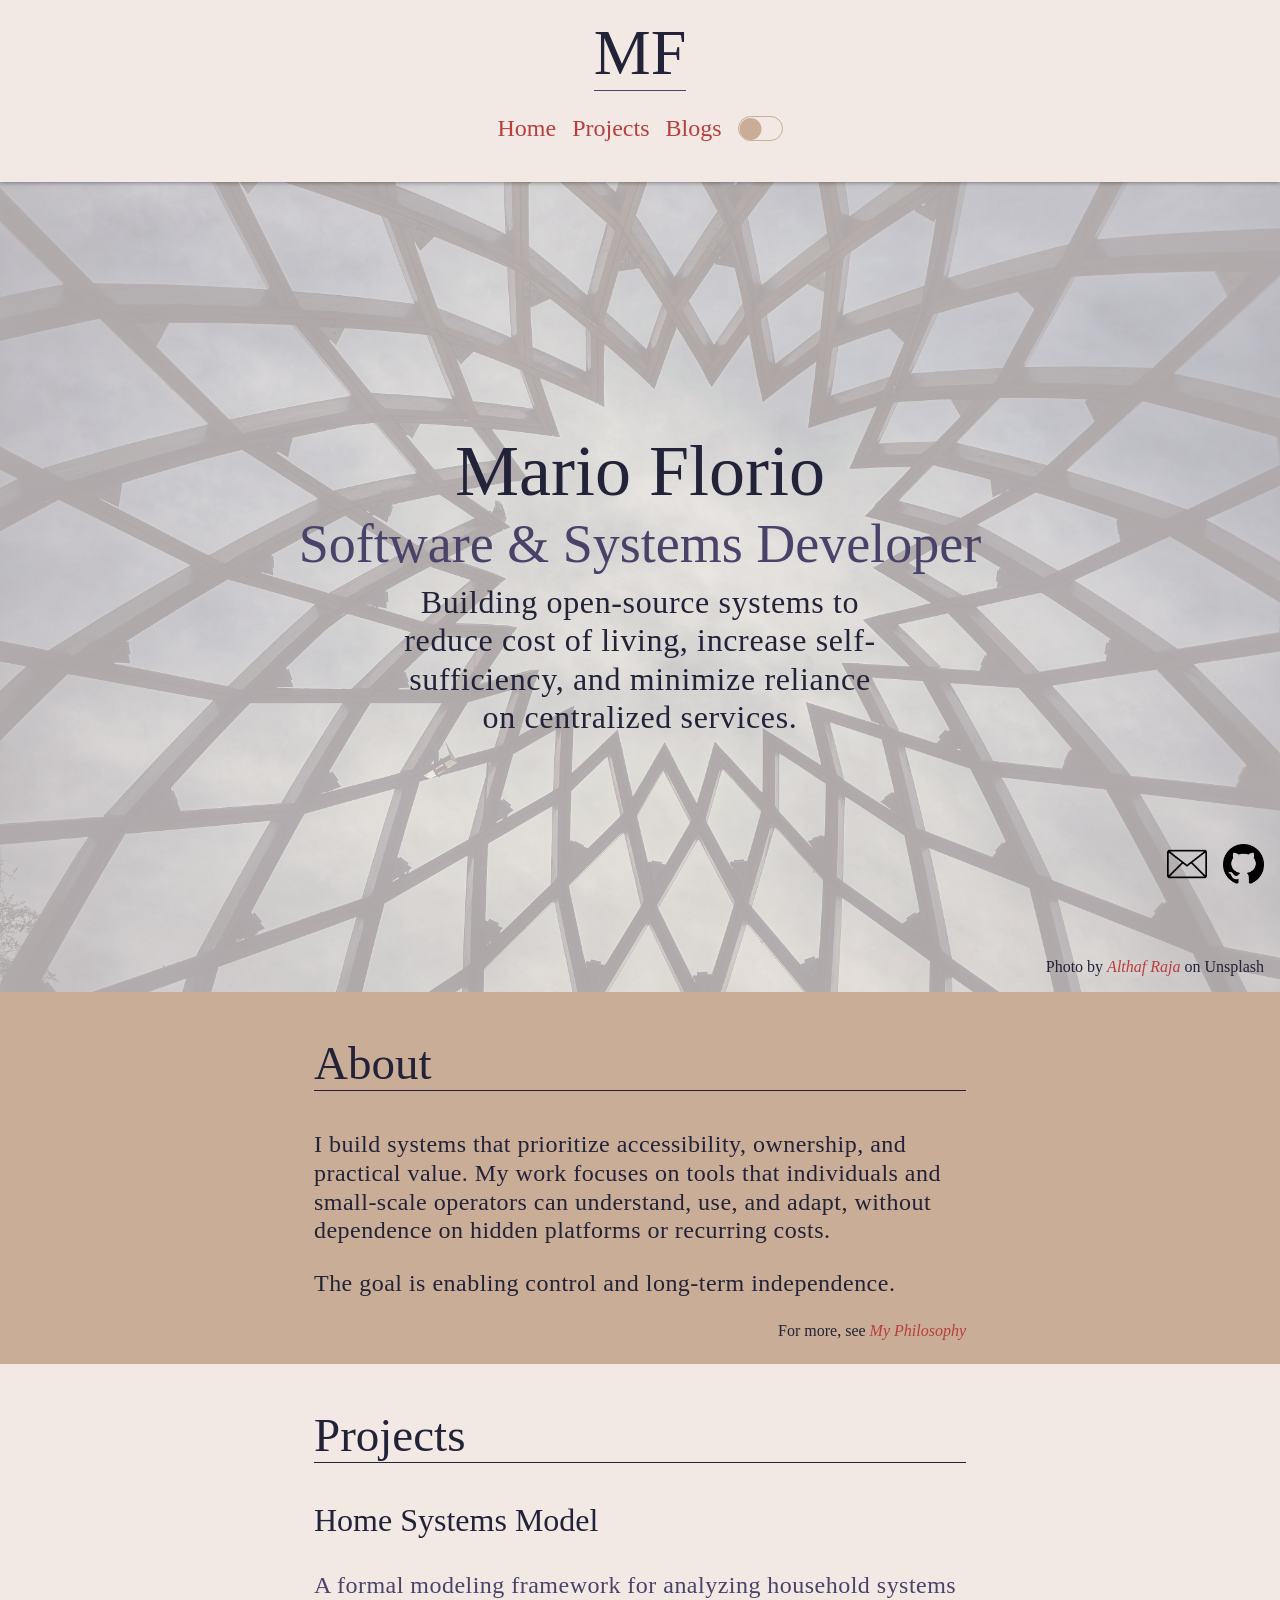
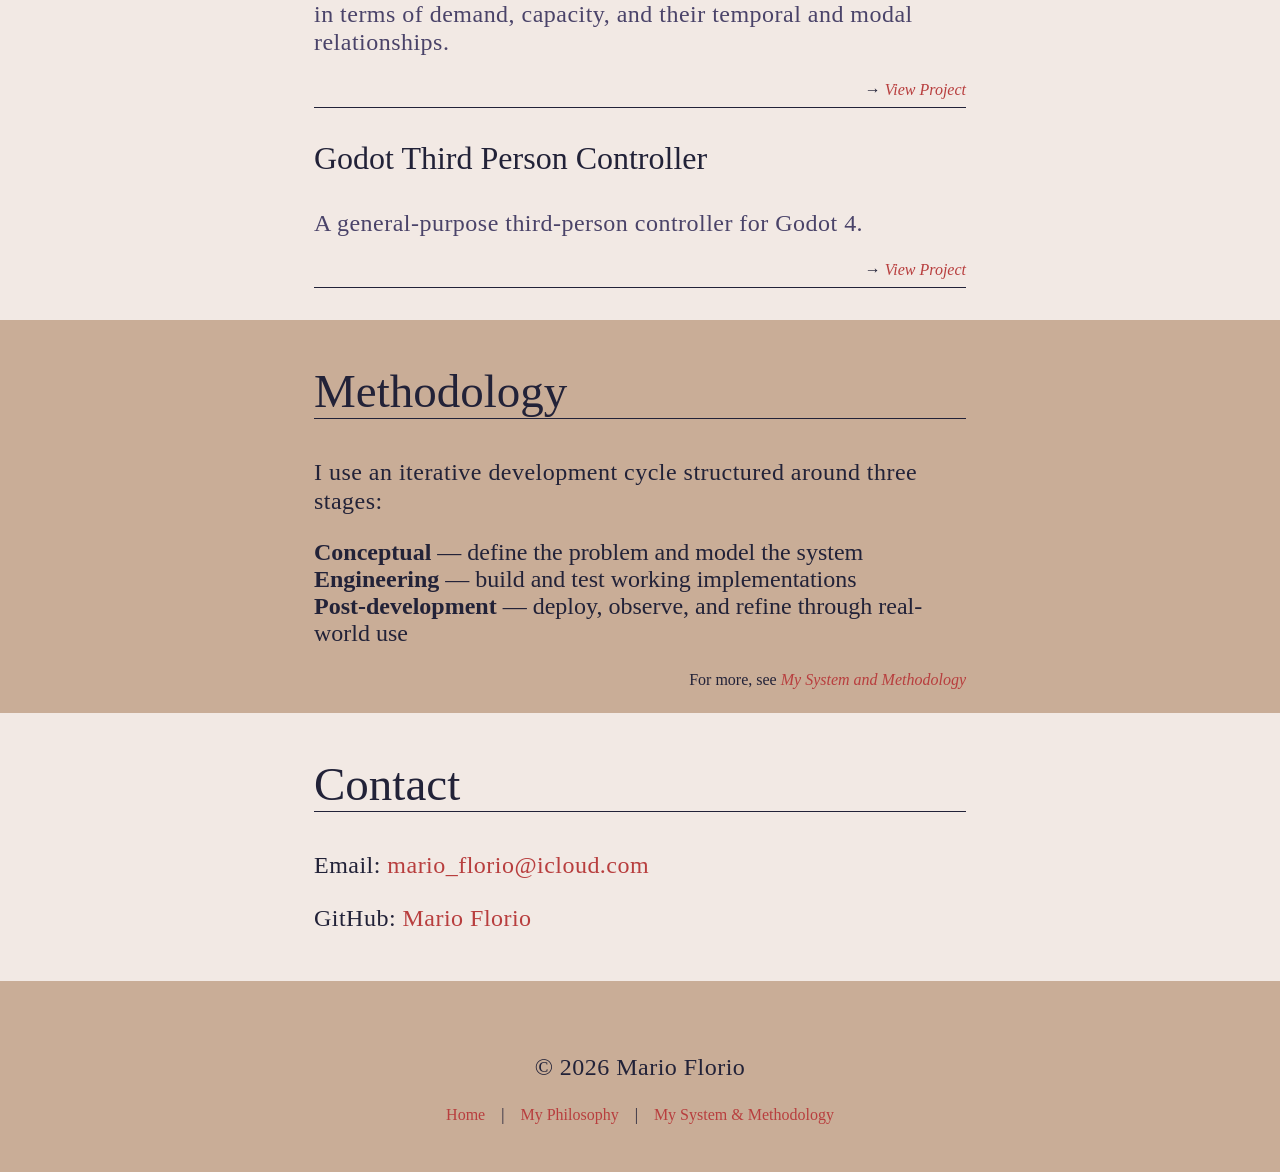
<file: index.html>
<!DOCTYPE html>
<html lang="en">
<head>
    <meta charset="UTF-8">
    <meta name="viewport" content="width=device-width, initial-scale=1.0">
    <link rel="stylesheet" href="./stylesheets/styles.css">
    <link rel="stylesheet" href="./stylesheets/topbar.css">
    <link rel="stylesheet" href="./stylesheets/toggle-switch.css">
    <script type="module" src="./scripts/local-storage.js"></script>
    <script type="module" src="./scripts/theme-handler.js"></script>
    <script type="module" src="./scripts/dark-mode-switch.js"></script>
    <script src="./scripts/auto-hiding-topbar.js" defer></script>
    <title>Mario Florio</title>
</head>
<body>
    <header class="topbar">
        <div id="logo">MF</div>
        <div class="flex-aligned-wrapper">
            <nav>
                <ul>
                    <li><a href="/">Home</a></li>
                    <li><a href="/pages/projects/">Projects</a></li>
                    <li><a href="/pages/blogs/">Blogs</a></li>
                </ul>
            </nav>
            <div class="toggle-switch">
                <label class="switch-label" id="dark-mode" name="dark-mode">
                    <input type="checkbox" class="checkbox" id="dark-mode" name="dark-mode">
                    <span class="slider" data-on="false"></span>
                </label>
            </div>
        </div>
    </header>
    <main>
        <header class="hero">
            <div class="mask">
                <h1>Mario Florio</h1>
                <h2>Software & Systems Developer</h2>
                <p>Building open-source systems to reduce cost of living, increase self-sufficiency, and minimize reliance on centralized services.</p>
                <div class="span-wrapper" id="photo-credit">
                    <span>Photo by <a href="https://unsplash.com/@thafraj" target="_blank" rel="noopener noreferrer">Althaf Raja</a> on Unsplash</span>
                </div>
            </div>
        </header>
        <section class="about">
            <div class="section-wrapper">
                <h2 class="underline">About</h2>
                <p>
                    I build systems that prioritize accessibility, ownership, and practical value. My work focuses on tools that individuals and small-scale operators can understand, use, and adapt, without dependence on hidden platforms or recurring costs.
                </p>
                <p>The goal is enabling control and long-term independence.</p>
                <div class="span-wrapper">
                    <span>For more, see <a href="/pages/blogs/my-philosophy.html">My Philosophy</a></span>
                </div>
            </div>
        </section>
        <section class="projects">
            <div class="section-wrapper">
                <h2 class="underline">Projects</h2>
                <article class="description-card">
                    <h3>Home Systems Model</h3>
                    <p>A formal modeling framework for analyzing household systems in terms of demand, capacity, and their temporal and modal relationships.</p>
                    <div class="span-wrapper">
                        <span>→ <a href="/pages/projects/home-systems-model.html">View Project</a></span>
                    </div>
                    <hr>
                </article>
                <article class="description-card">
                    <h3>Godot Third Person Controller</h3>
                    <p>A general-purpose third-person controller for Godot 4.</p>
                    <div class="span-wrapper">
                        <span>→ <a href="https://github.com/Mario-Florio/godot-third-person-controller/tree/dev" target="_blank" rel="noopener noreferrer">View Project</a></span>
                    </div>
                    <hr>
                </article>
            </div>
        </section>
        <section class="methodology">
            <div class="section-wrapper">
                <h2 class="underline">Methodology</h2>
                <p>I use an iterative development cycle structured around three stages:</p>
                <ul>
                    <li><strong>Conceptual</strong> — define the problem and model the system</li>
                    <li><strong>Engineering</strong> — build and test working implementations</li>
                    <li><strong>Post-development</strong> — deploy, observe, and refine through real-world use</li>
                </ul>
                <div class="span-wrapper">
                    <span>For more, see <a href="/pages/blogs/my-system-and-methodology.html">My System and Methodology</a></span>
                </div>
            </div>
        </section>
        <section class="contact">
            <div class="section-wrapper">
                <h2 class="underline">Contact</h2>
                <p>Email: <a href="mailto:mario_florio@icloud.com">mario_florio@icloud.com</a></p>
                <p>GitHub: <a href="https://github.com/Mario-Florio" target="_blank" rel="noopener noreferrer">Mario Florio</a></p>
            </div>
        </section>
    </main>
    <footer>
        <section style="display: flex; justify-content: center; align-items: center; flex-direction: column;">
            <p>© 2026 Mario Florio</p>
            <div class="flex-aligned-wrapper">
                <a href="../../">Home</a>
                <span>|</span>
                <a href="./pages/blogs/my-philosophy.html">My Philosophy</a>
                <span>|</span>
                <a href="./pages/blogs/my-systems-and-methodology.html">My System & Methodology</a>
            </div>
            <div class="contacts flex-aligned-wrapper" style="margin-top: 1rem;">
                <a class="contacts-icon-wrapper" href="mailto:mario-florio@icloud.com">
                    <img src="./images/email.png">
                </a>
                <a class="contacts-icon-wrapper" href="https://github.com/mario-florio" target="_blank" rel="noopener noreferrer">
                    <img src="./images/github.png">
                </a>
            </div>
        </section>
    </footer>
</body>
</html>
</file>
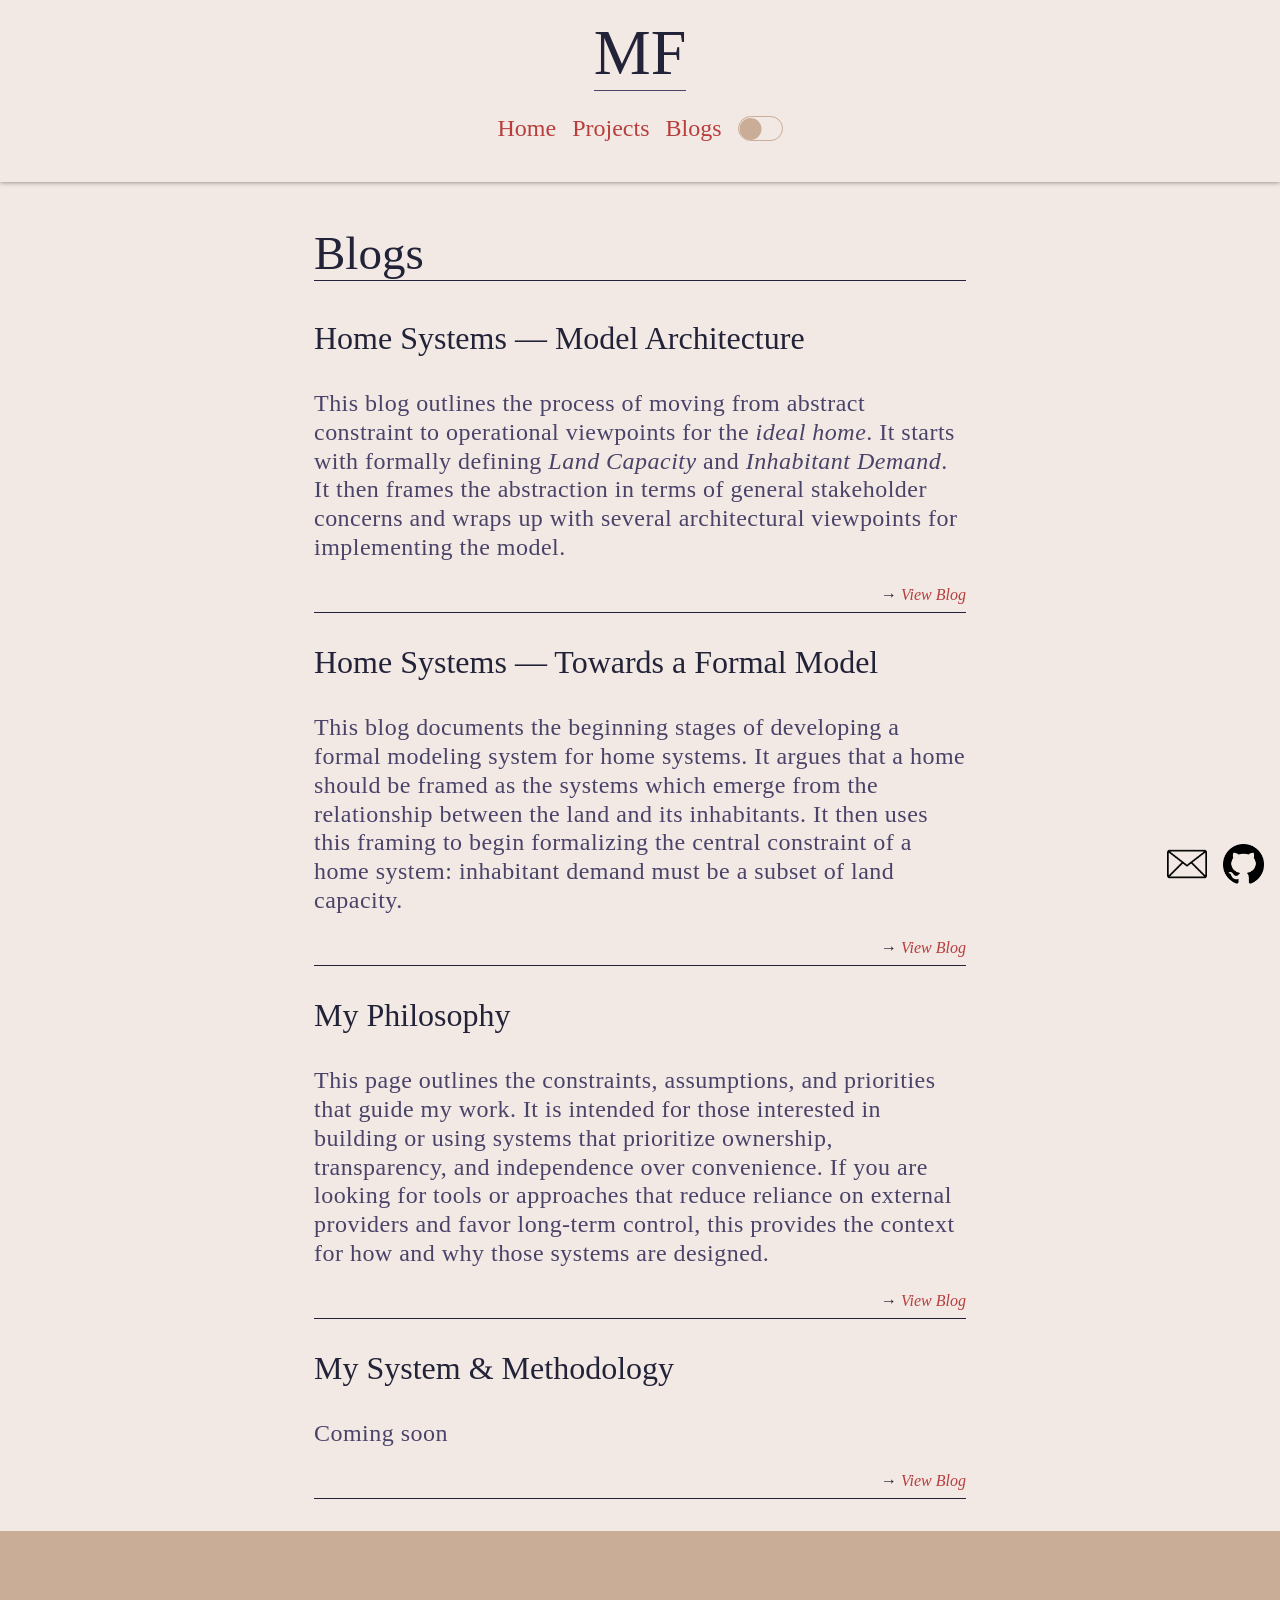
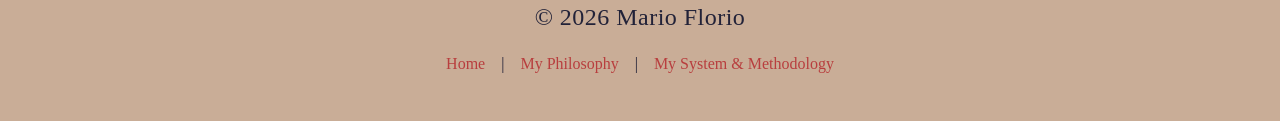
<file: pages/blogs/index.html>
<!DOCTYPE html>
<html lang="en">
<head>
    <meta charset="UTF-8">
    <meta name="viewport" content="width=device-width, initial-scale=1.0">
    <link rel="stylesheet" href="../../stylesheets/styles.css">
    <link rel="stylesheet" href="../../stylesheets/topbar.css">
    <link rel="stylesheet" href="../../stylesheets/toggle-switch.css">
    <script type="module" src="../../scripts/local-storage.js"></script>
    <script type="module" src="../../scripts/theme-handler.js"></script>
    <script type="module" src="../../scripts/dark-mode-switch.js"></script>
    <script src="../../scripts/auto-hiding-topbar.js" defer></script>
    <title>Mario Florio</title>
</head>
<body>
    <header class="topbar">
        <div id="logo">MF</div>
        <div class="flex-aligned-wrapper">
            <nav>
                <ul>
                    <li><a href="/">Home</a></li>
                    <li><a href="/pages/projects/">Projects</a></li>
                    <li><a href="/pages/blogs/">Blogs</a></li>
                </ul>
            </nav>
            <div class="toggle-switch">
                <label class="switch-label" id="dark-mode" name="dark-mode">
                    <input type="checkbox" class="checkbox" id="dark-mode" name="dark-mode">
                    <span class="slider" data-on="false"></span>
                </label>
            </div>
        </div>
    </header>
    <main>
        <header>
            <section class="section-wrapper zero-bottom-padding">
                <h2 class="underline">Blogs</h2>
            </section>
        </header>
        <section class="section-wrapper zero-top-padding">
            <article class="description-card">
                <h3>Home Systems — Model Architecture</h3>
                <p>This blog outlines the process of moving from abstract constraint to operational viewpoints for the <em>ideal home</em>. It starts with formally defining <em>Land Capacity</em> and <em>Inhabitant Demand</em>. It then frames the abstraction in terms of general stakeholder concerns and wraps up with several architectural viewpoints for implementing the model.</p>
                <div class="span-wrapper">
                    <span>→ <a href="./home-systems.model-architecture.html">View Blog</a></span>
                </div>
                <hr>
            </article>
            <article class="description-card">
                <h3>Home Systems — Towards a Formal Model</h3>
                <p>This blog documents the beginning stages of developing a formal modeling system for home systems. It argues that a home should be framed as the systems which emerge from the relationship between the land and its inhabitants. It then uses this framing to begin formalizing the central constraint of a home system: inhabitant demand must be a subset of land capacity.</p>
                <div class="span-wrapper">
                    <span>→ <a href="./home-systems.towards-a-formal-model.html">View Blog</a></span>
                </div>
                <hr>
            </article>
            <article class="description-card">
                <h3>My Philosophy</h3>
                <p>This page outlines the constraints, assumptions, and priorities that guide my work. It is intended for those interested in building or using systems that prioritize ownership, transparency, and independence over convenience. If you are looking for tools or approaches that reduce reliance on external providers and favor long-term control, this provides the context for how and why those systems are designed.</p>
                <div class="span-wrapper">
                    <span>→ <a href="./my-philosophy.html">View Blog</a></span>
                </div>
                <hr>
            </article>
            <article class="description-card">
                <h3>My System & Methodology</h3>
                <p>Coming soon</p>
                <div class="span-wrapper">
                    <span>→ <a href="./my-system-and-methodology.html">View Blog</a></span>
                </div>
                <hr>
            </article>
        </section>
    </main>
    <footer>
        <section>
            <p style="display: flex; justify-content: center;">© 2026 Mario Florio</p>
            <div class="flex-aligned-wrapper">
                <a href="../../">Home</a>
                <span>|</span>
                <a href="../blogs/my-philosophy.html">My Philosophy</a>
                <span>|</span>
                <a href="../blogs/my-system-and-methodology.html">My System & Methodology</a>
            </div>
            <div class="contacts flex-aligned-wrapper" style="margin-top: 1rem;">
                <a class="contacts-icon-wrapper" href="mailto:mario-florio@icloud.com">
                    <img src="../../images/email.png">
                </a>
                <a class="contacts-icon-wrapper" href="https://github.com/mario-florio" target="_blank" rel="noopener noreferrer">
                    <img src="../../images/github.png">
                </a>
            </div>
        </section>
    </footer>
</body>
</html>
</file>
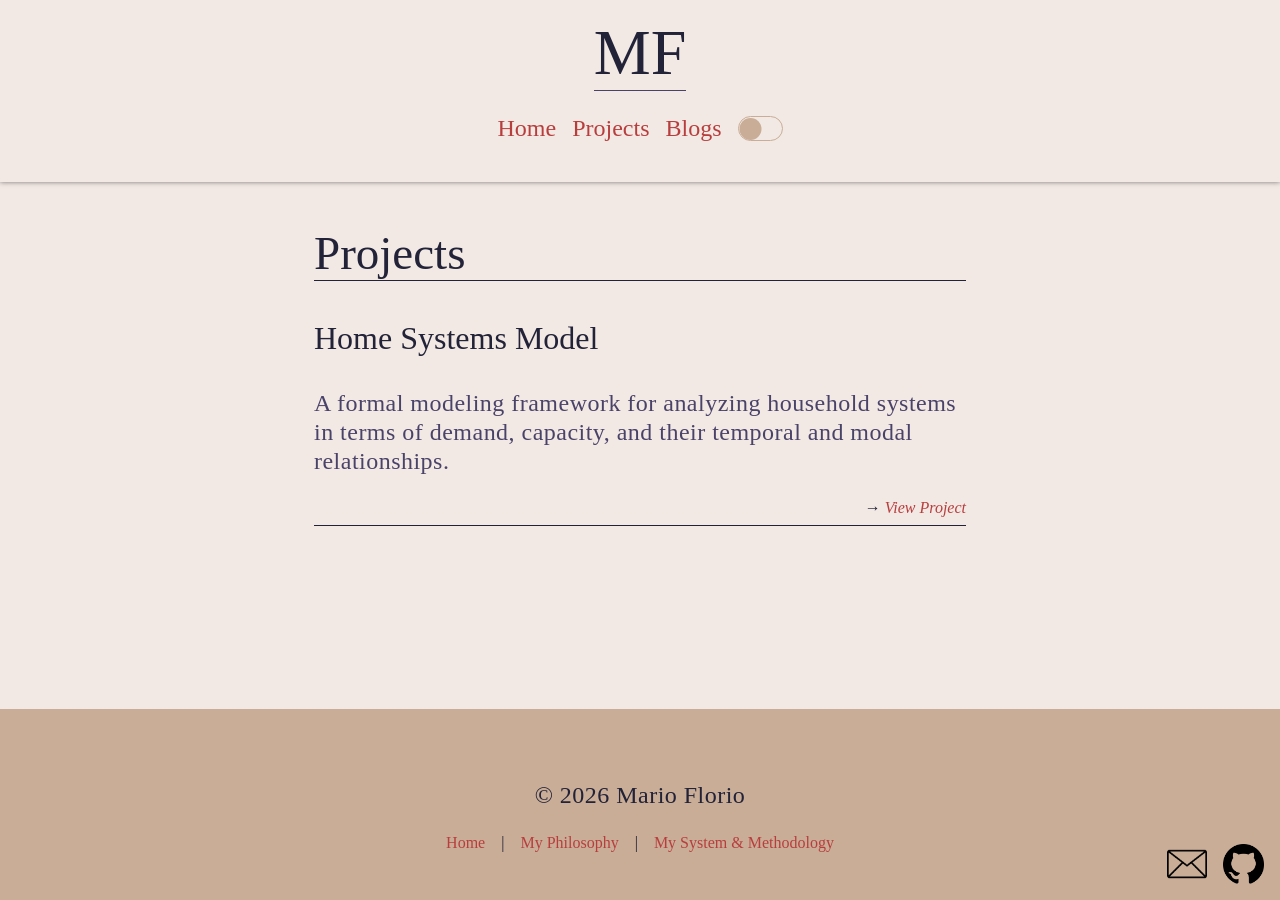
<file: pages/projects/index.html>
<!DOCTYPE html>
<html lang="en">
<head>
    <meta charset="UTF-8">
    <meta name="viewport" content="width=device-width, initial-scale=1.0">
    <link rel="stylesheet" href="../../stylesheets/styles.css">
    <link rel="stylesheet" href="../../stylesheets/topbar.css">
    <link rel="stylesheet" href="../../stylesheets/toggle-switch.css">
    <script type="module" src="../../scripts/local-storage.js"></script>
    <script type="module" src="../../scripts/theme-handler.js"></script>
    <script type="module" src="../../scripts/dark-mode-switch.js"></script>
    <script src="../../scripts/auto-hiding-topbar.js" defer></script>
    <title>Mario Florio</title>
</head>
<body>
    <header class="topbar">
        <div id="logo">MF</div>
        <div class="flex-aligned-wrapper">
            <nav>
                <ul>
                    <li><a href="/">Home</a></li>
                    <li><a href="/pages/projects/">Projects</a></li>
                    <li><a href="/pages/blogs/">Blogs</a></li>
                </ul>
            </nav>
            <div class="toggle-switch">
                <label class="switch-label" id="dark-mode" name="dark-mode">
                    <input type="checkbox" class="checkbox" id="dark-mode" name="dark-mode">
                    <span class="slider" data-on="false"></span>
                </label>
            </div>
        </div>
    </header>
    <main>
        <header>
            <section class="section-wrapper zero-bottom-padding">
                <h2 class="underline">Projects</h2>
            </section>
        </header>
        <section class="section-wrapper zero-top-padding">
            <article class="description-card">
                <h3>Home Systems Model</h3>
                <p>A formal modeling framework for analyzing household systems in terms of demand, capacity, and their temporal and modal relationships.</p>
                <div class="span-wrapper">
                    <span>→ <a href="./home-systems-model.html">View Project</a></span>
                </div>
                <hr>
            </article>
        </section>
    </main>
    <footer>
        <section>
            <p style="display: flex; justify-content: center;">© 2026 Mario Florio</p>
            <div class="flex-aligned-wrapper">
                <a href="../../">Home</a>
                <span>|</span>
                <a href="../blogs/my-philosophy.html">My Philosophy</a>
                <span>|</span>
                <a href="../blogs/my-system-and-methodology.html">My System & Methodology</a>
            </div>
            <div class="contacts flex-aligned-wrapper" style="margin-top: 1rem;">
                <a class="contacts-icon-wrapper" href="mailto:mario-florio@icloud.com">
                    <img src="../../images/email.png">
                </a>
                <a class="contacts-icon-wrapper" href="https://github.com/mario-florio" target="_blank" rel="noopener noreferrer">
                    <img src="../../images/github.png">
                </a>
            </div>
        </section>
    </footer>
</body>
</html>
</file>
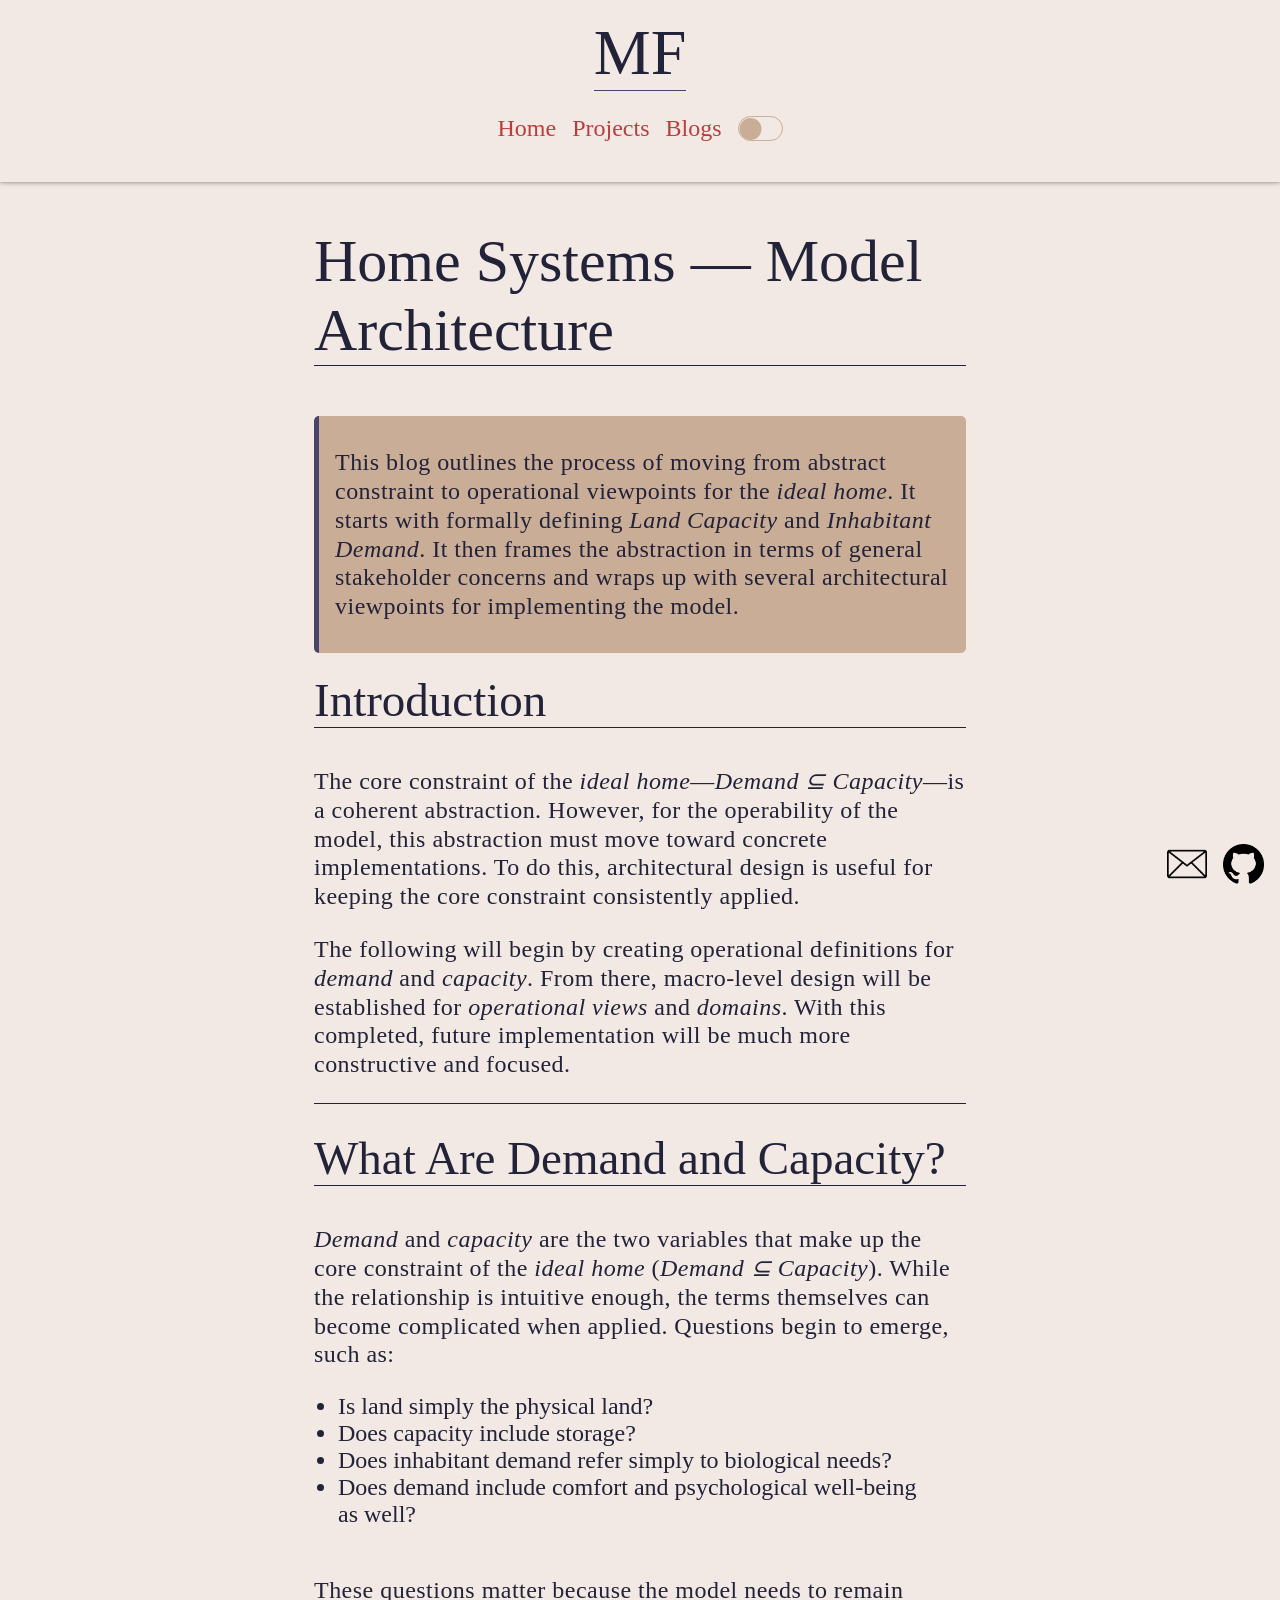
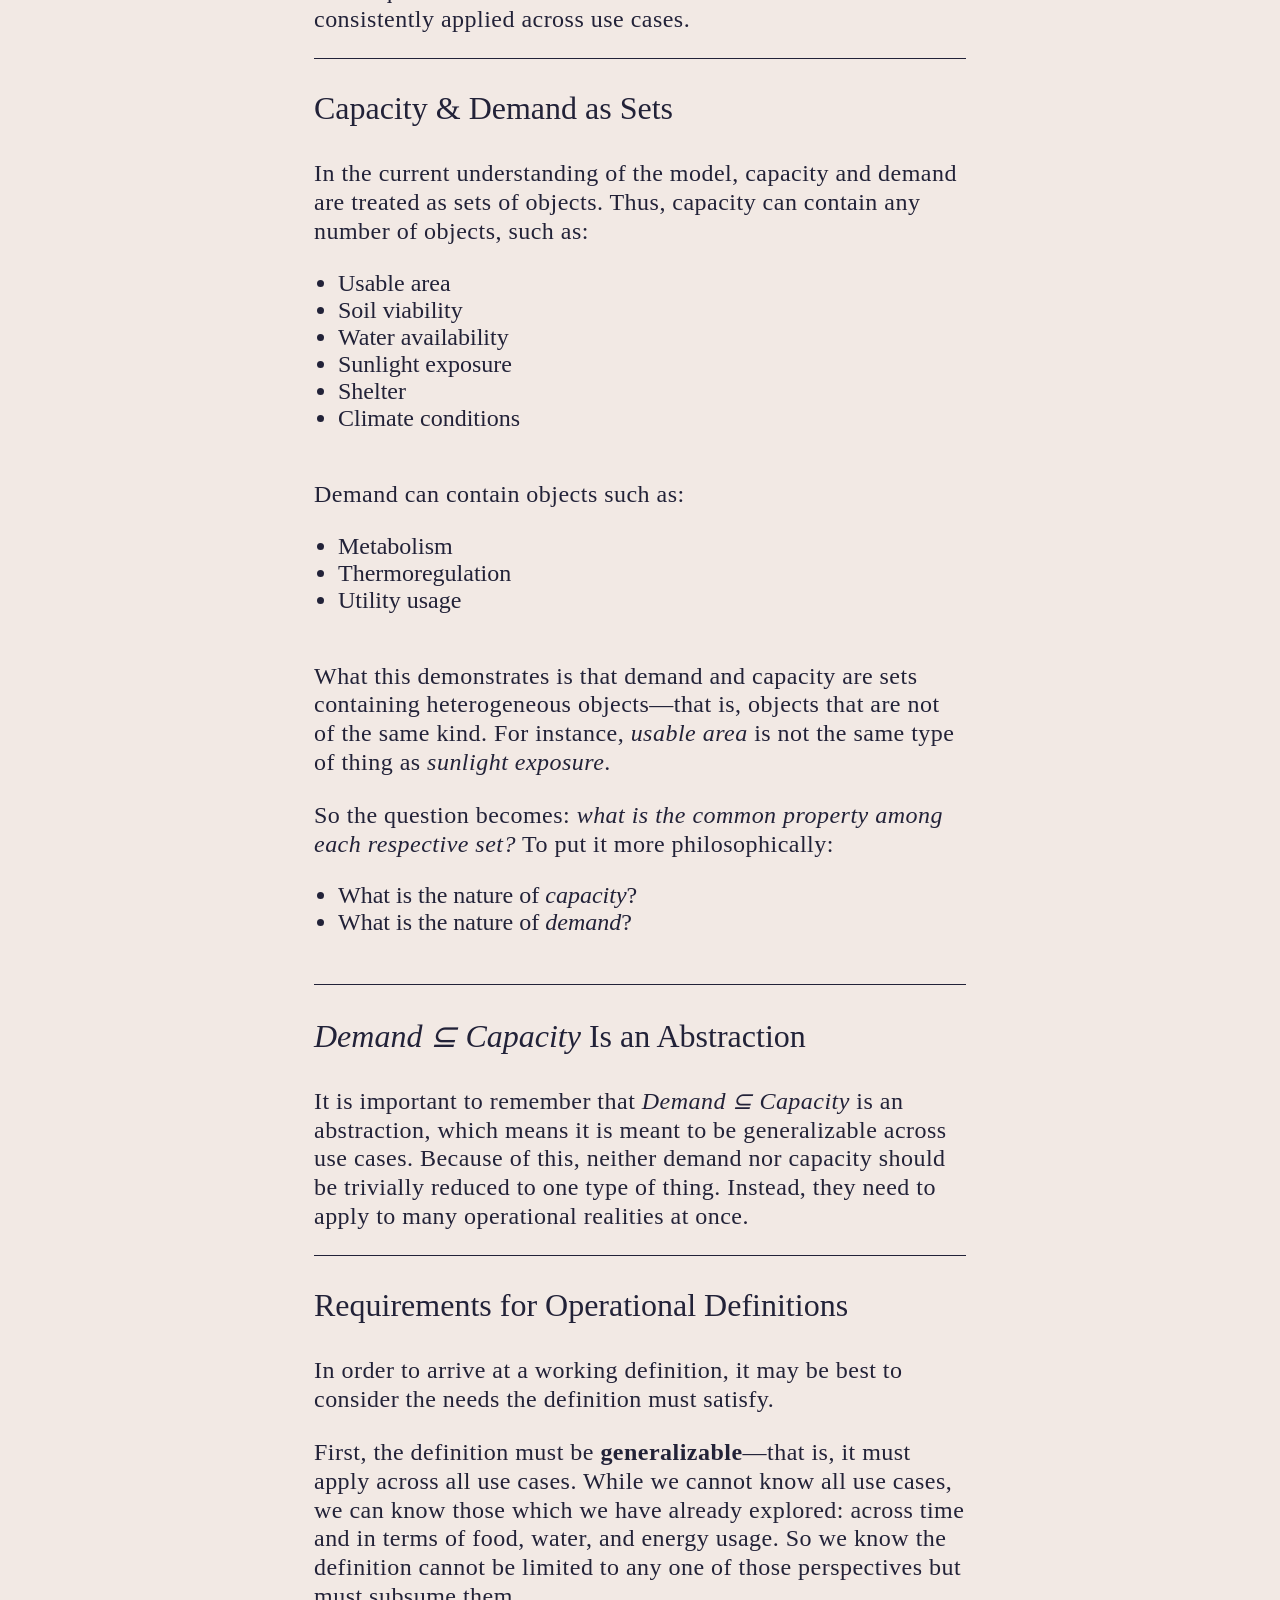
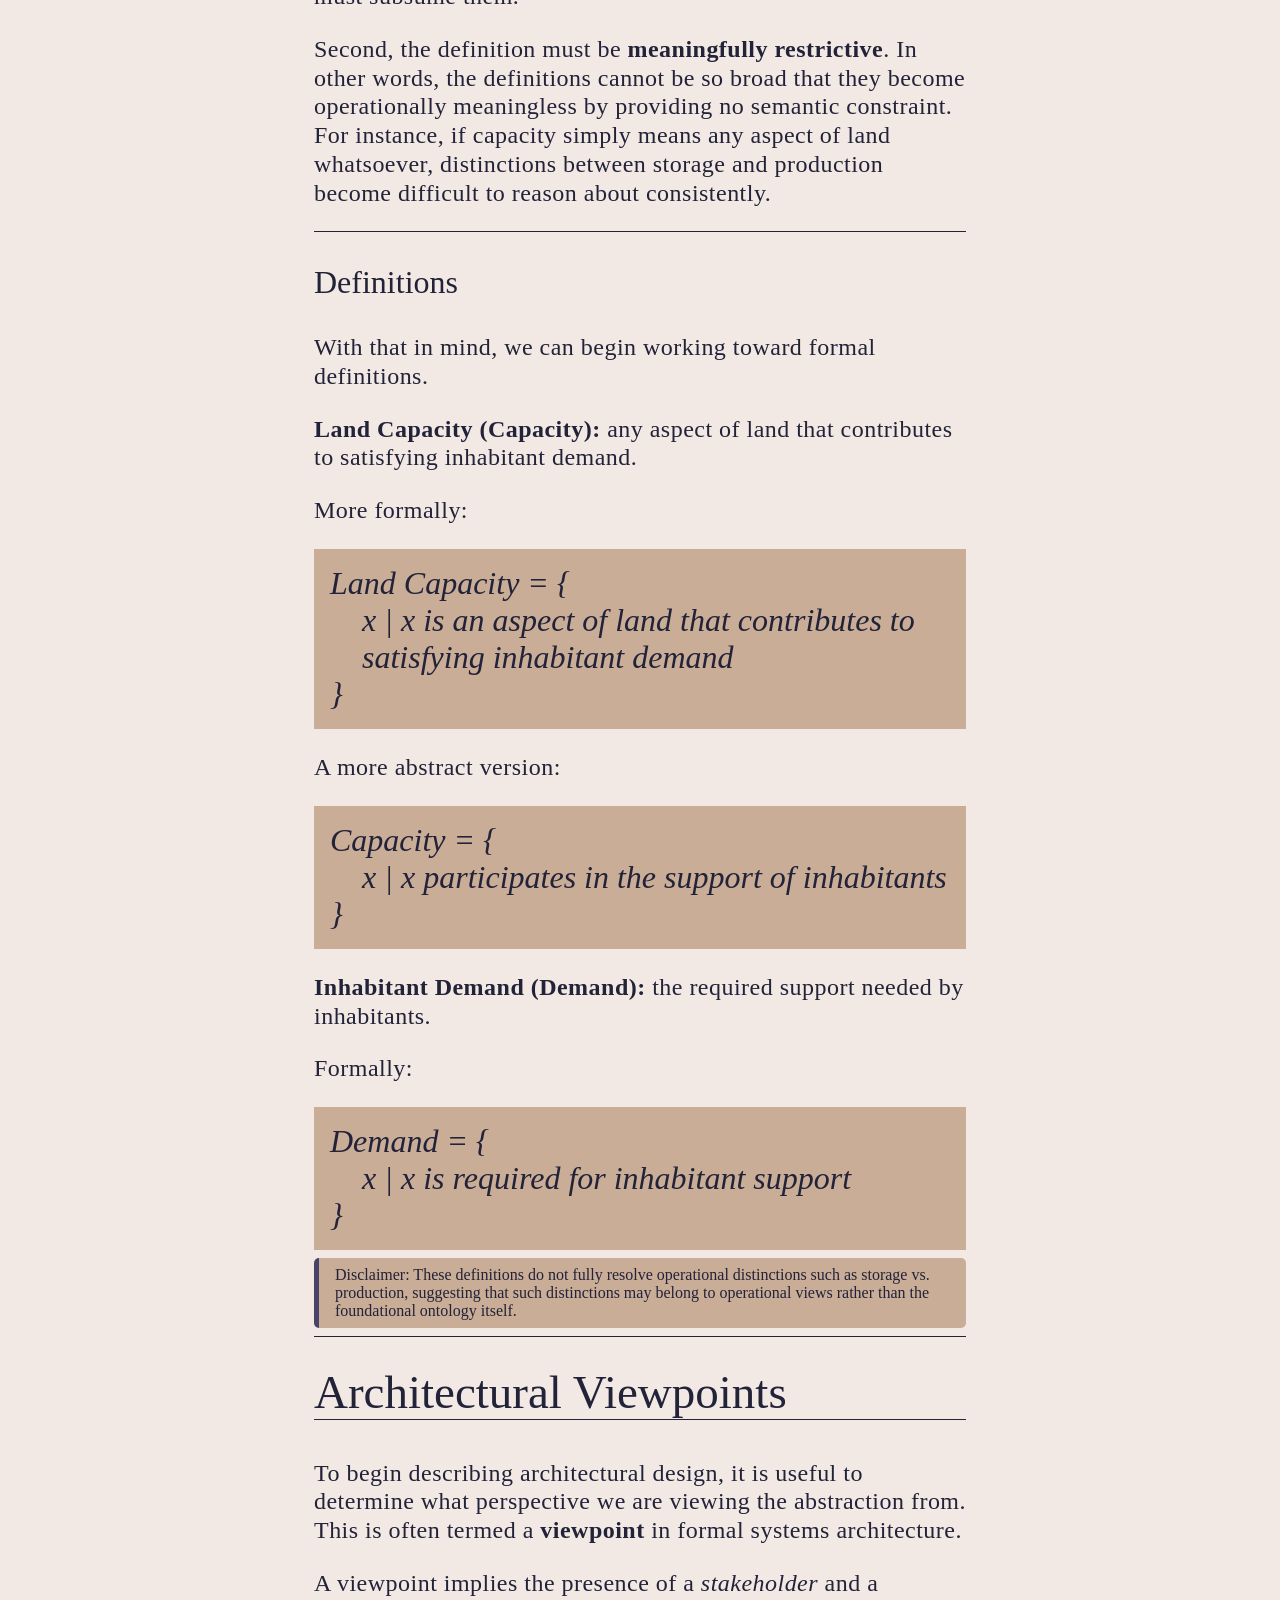
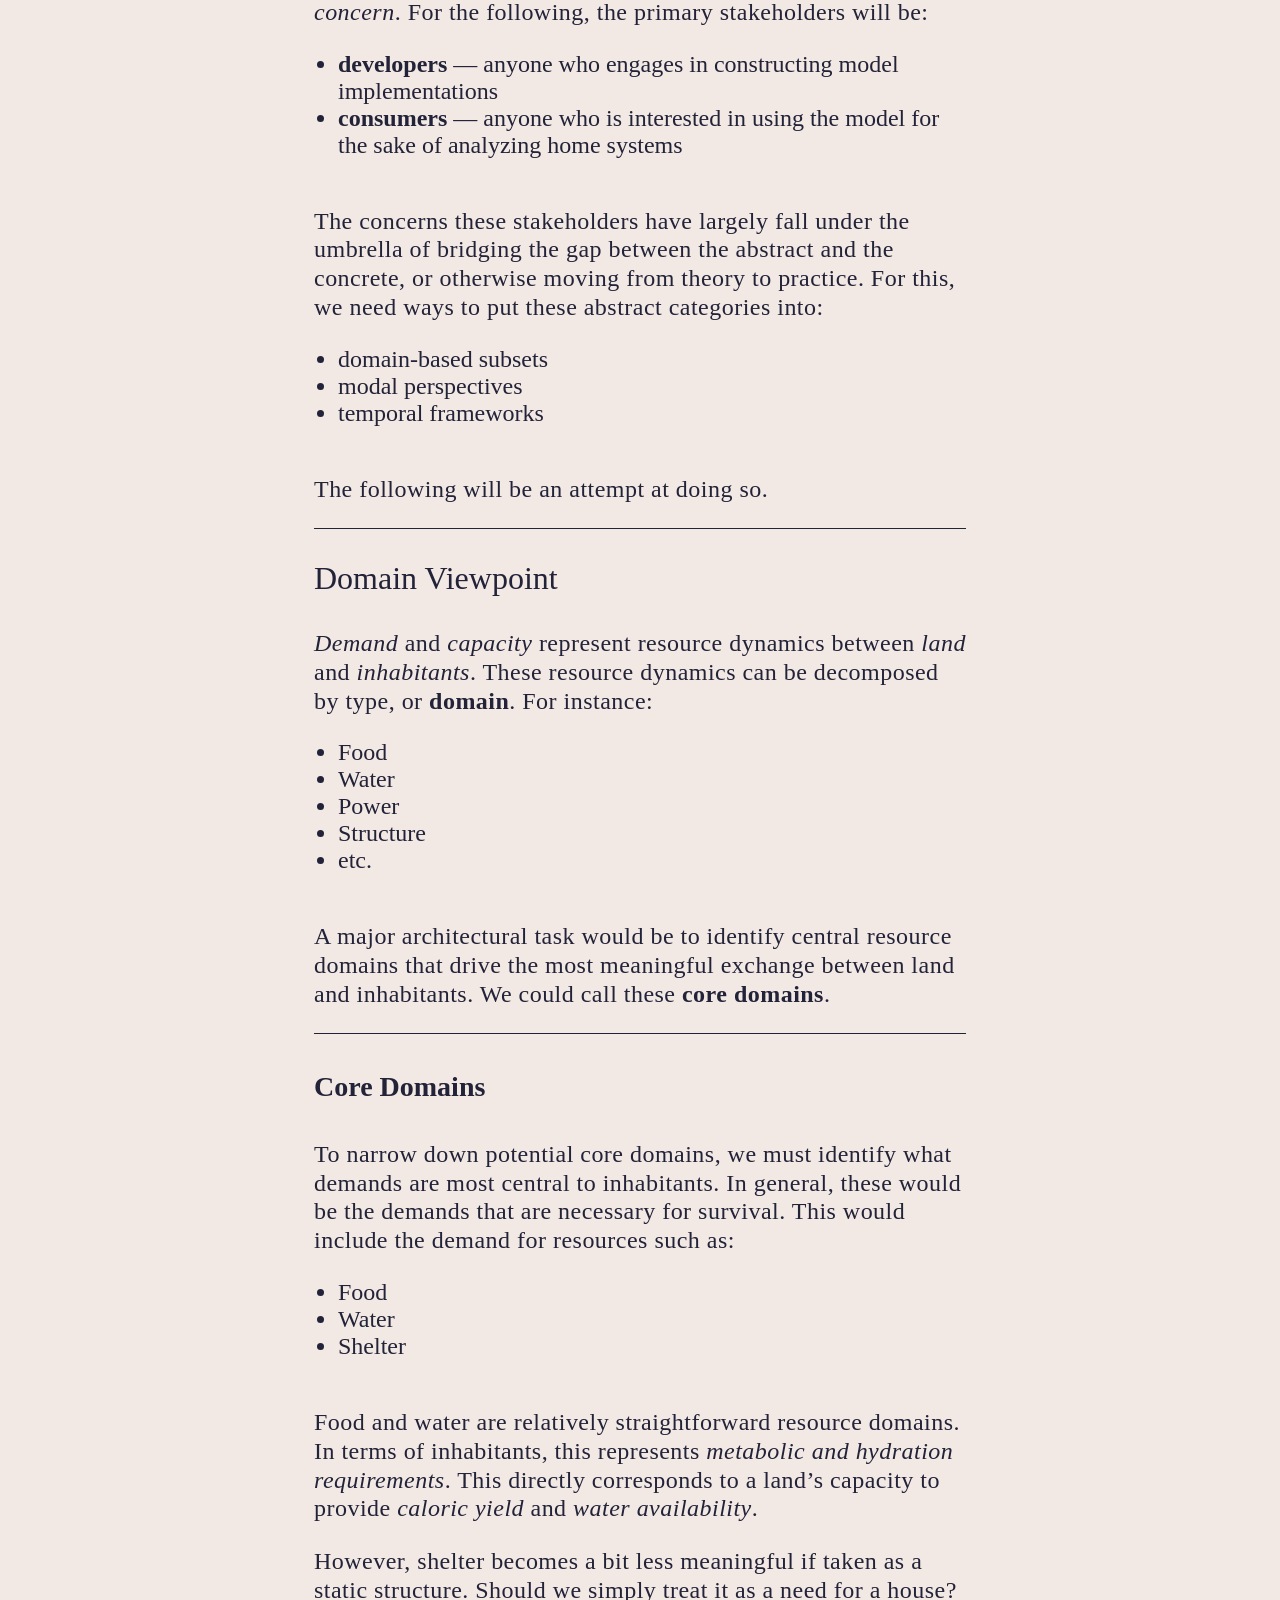
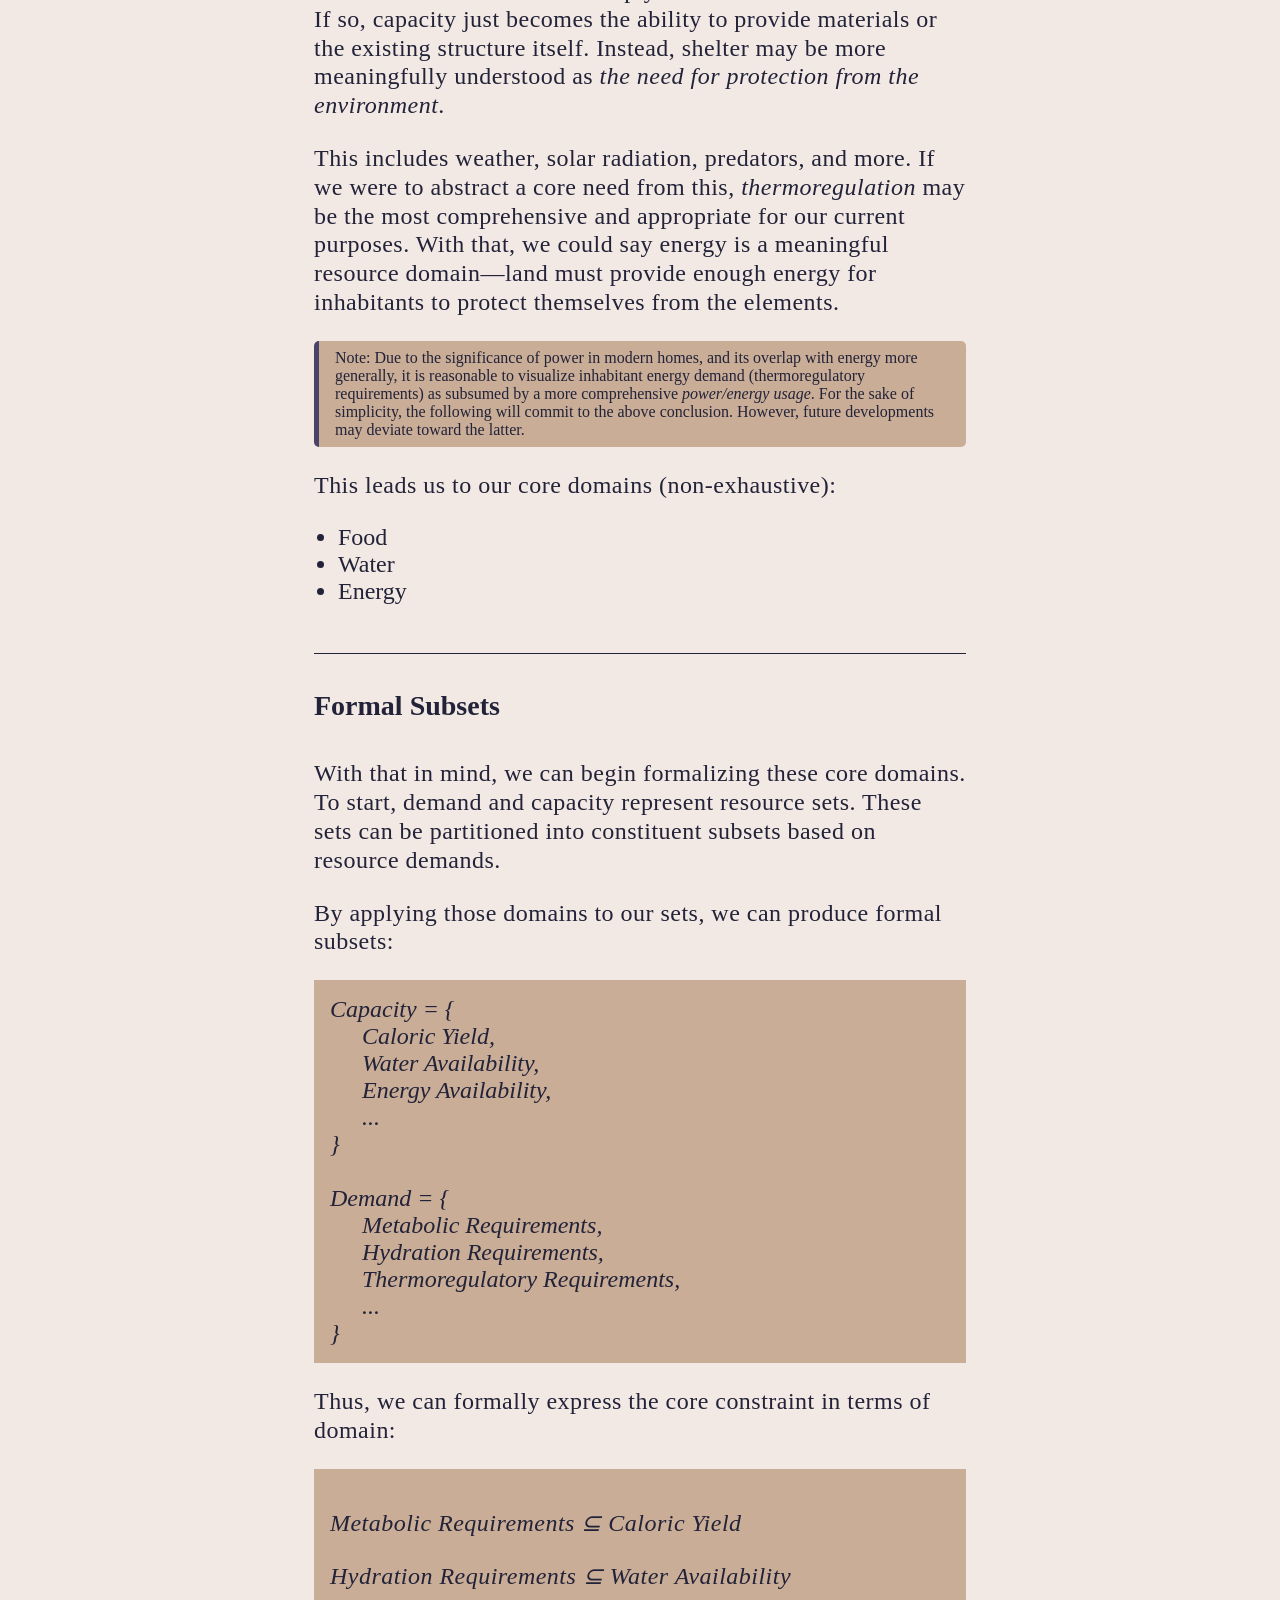
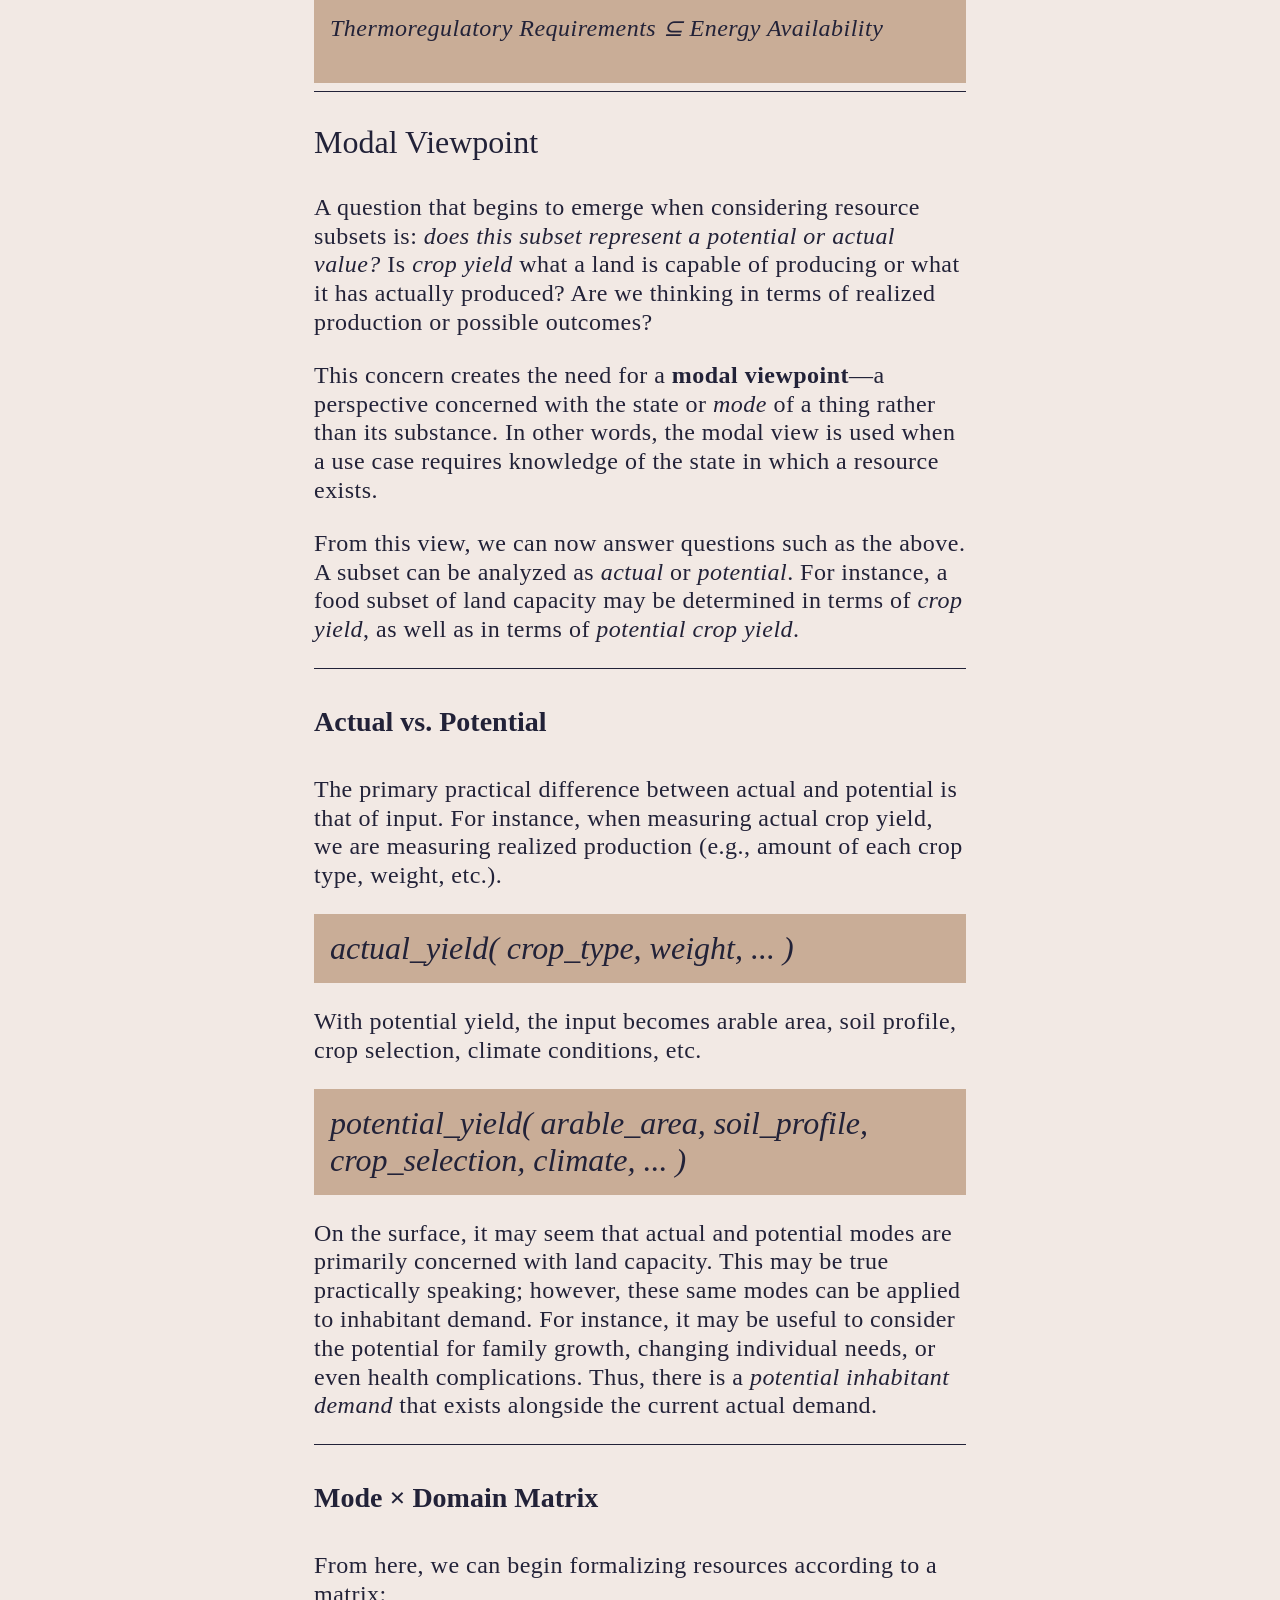
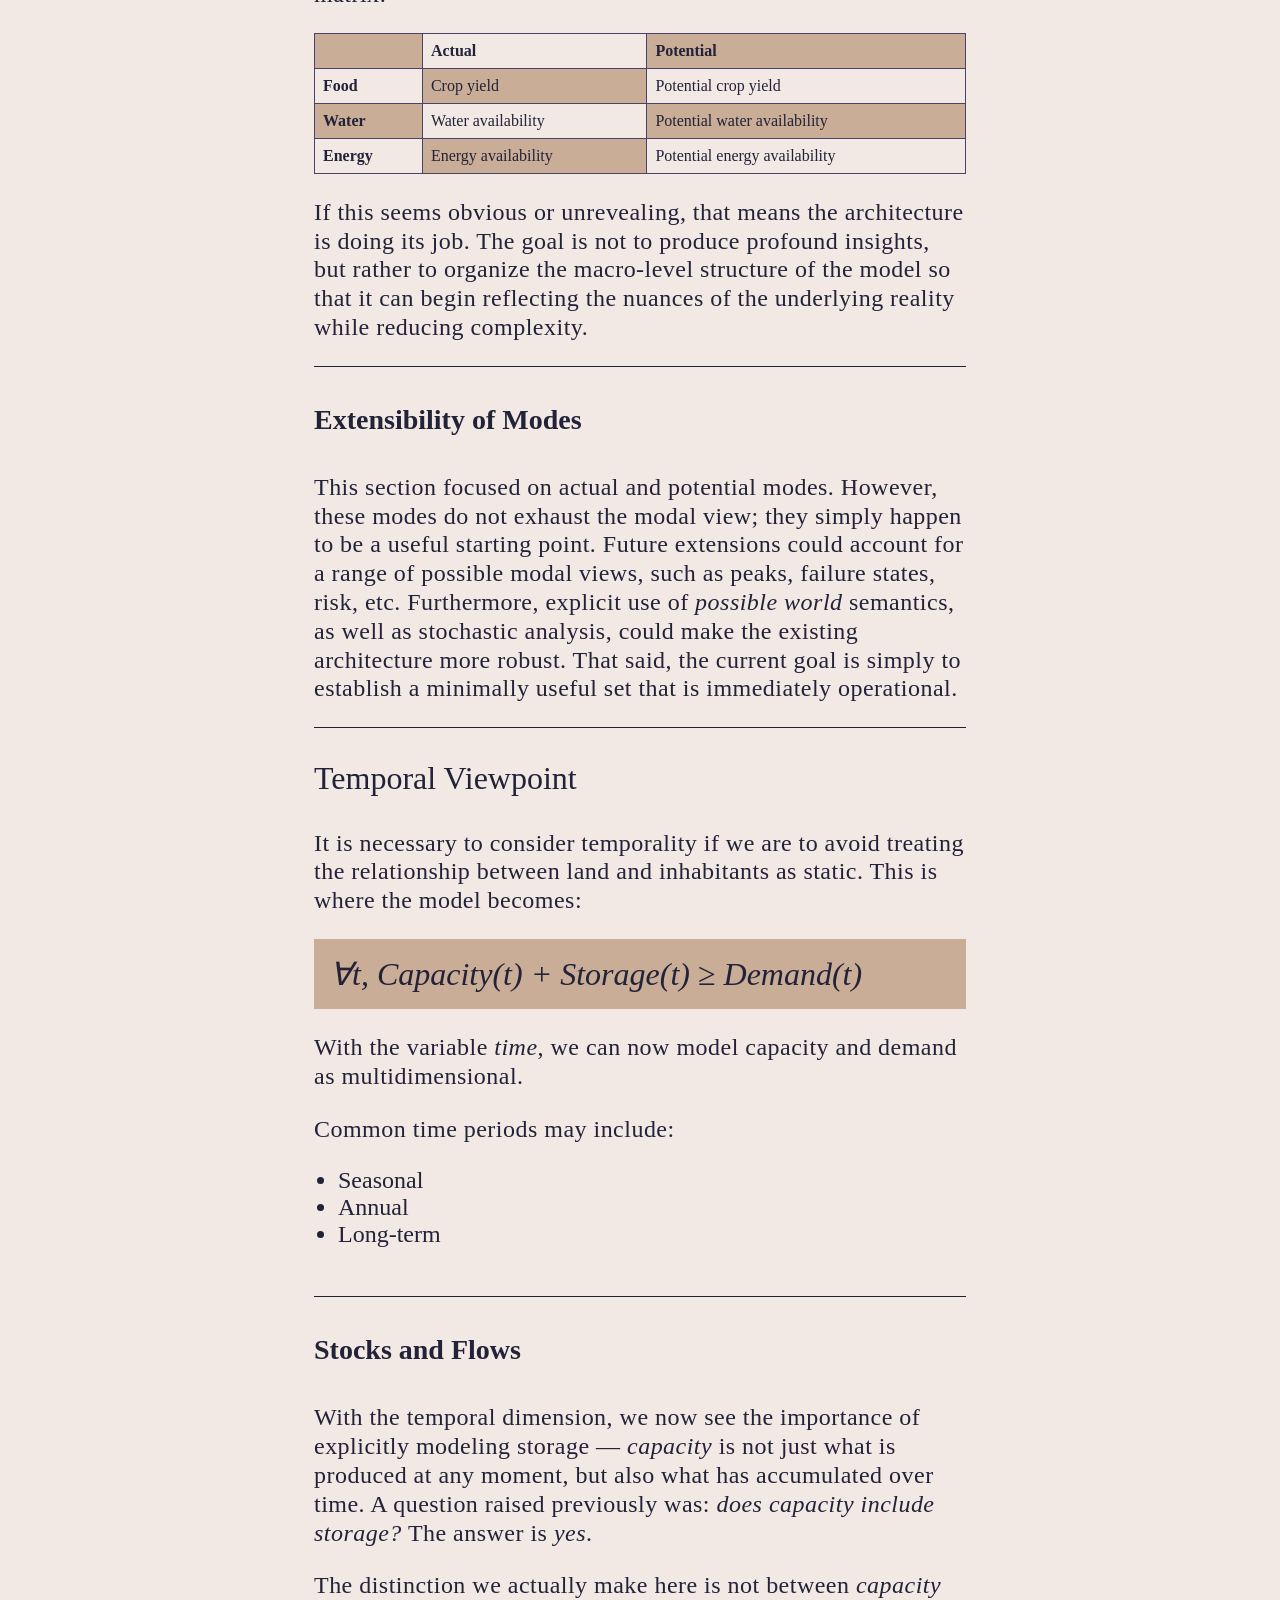
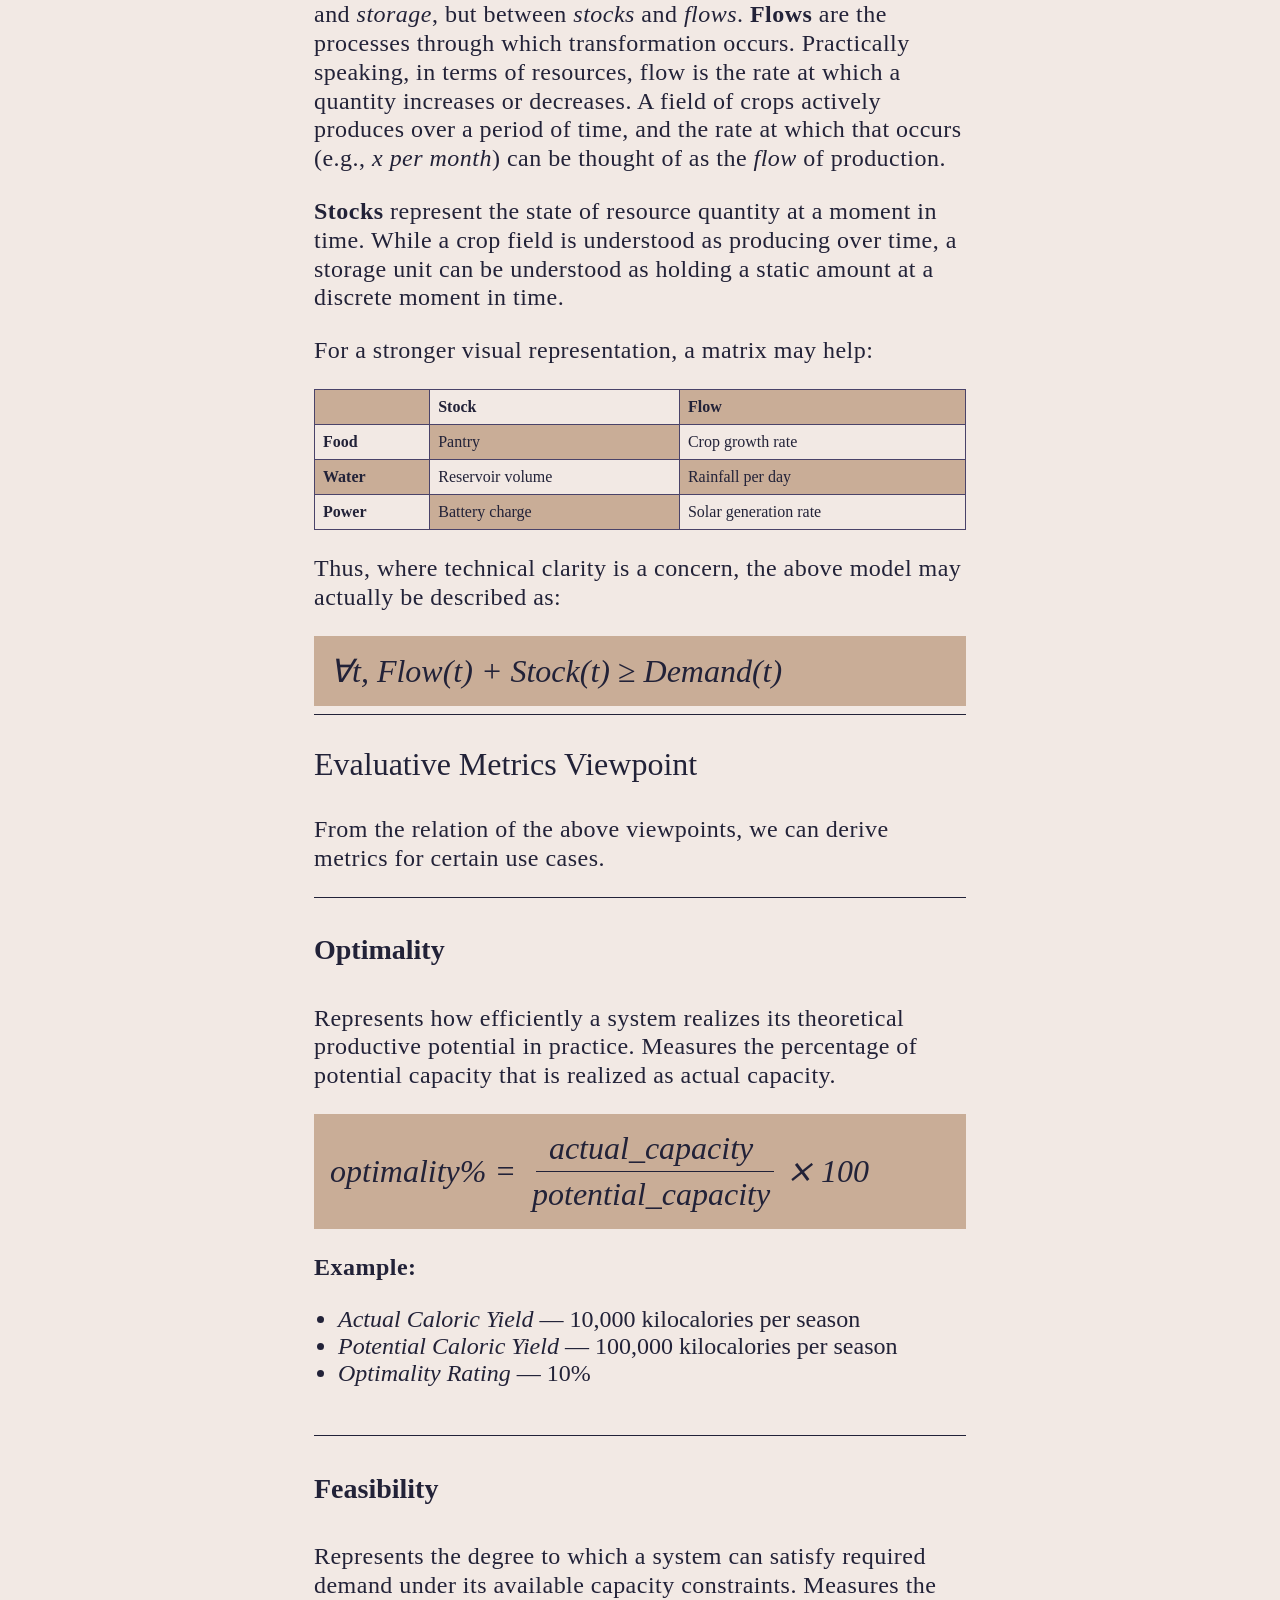
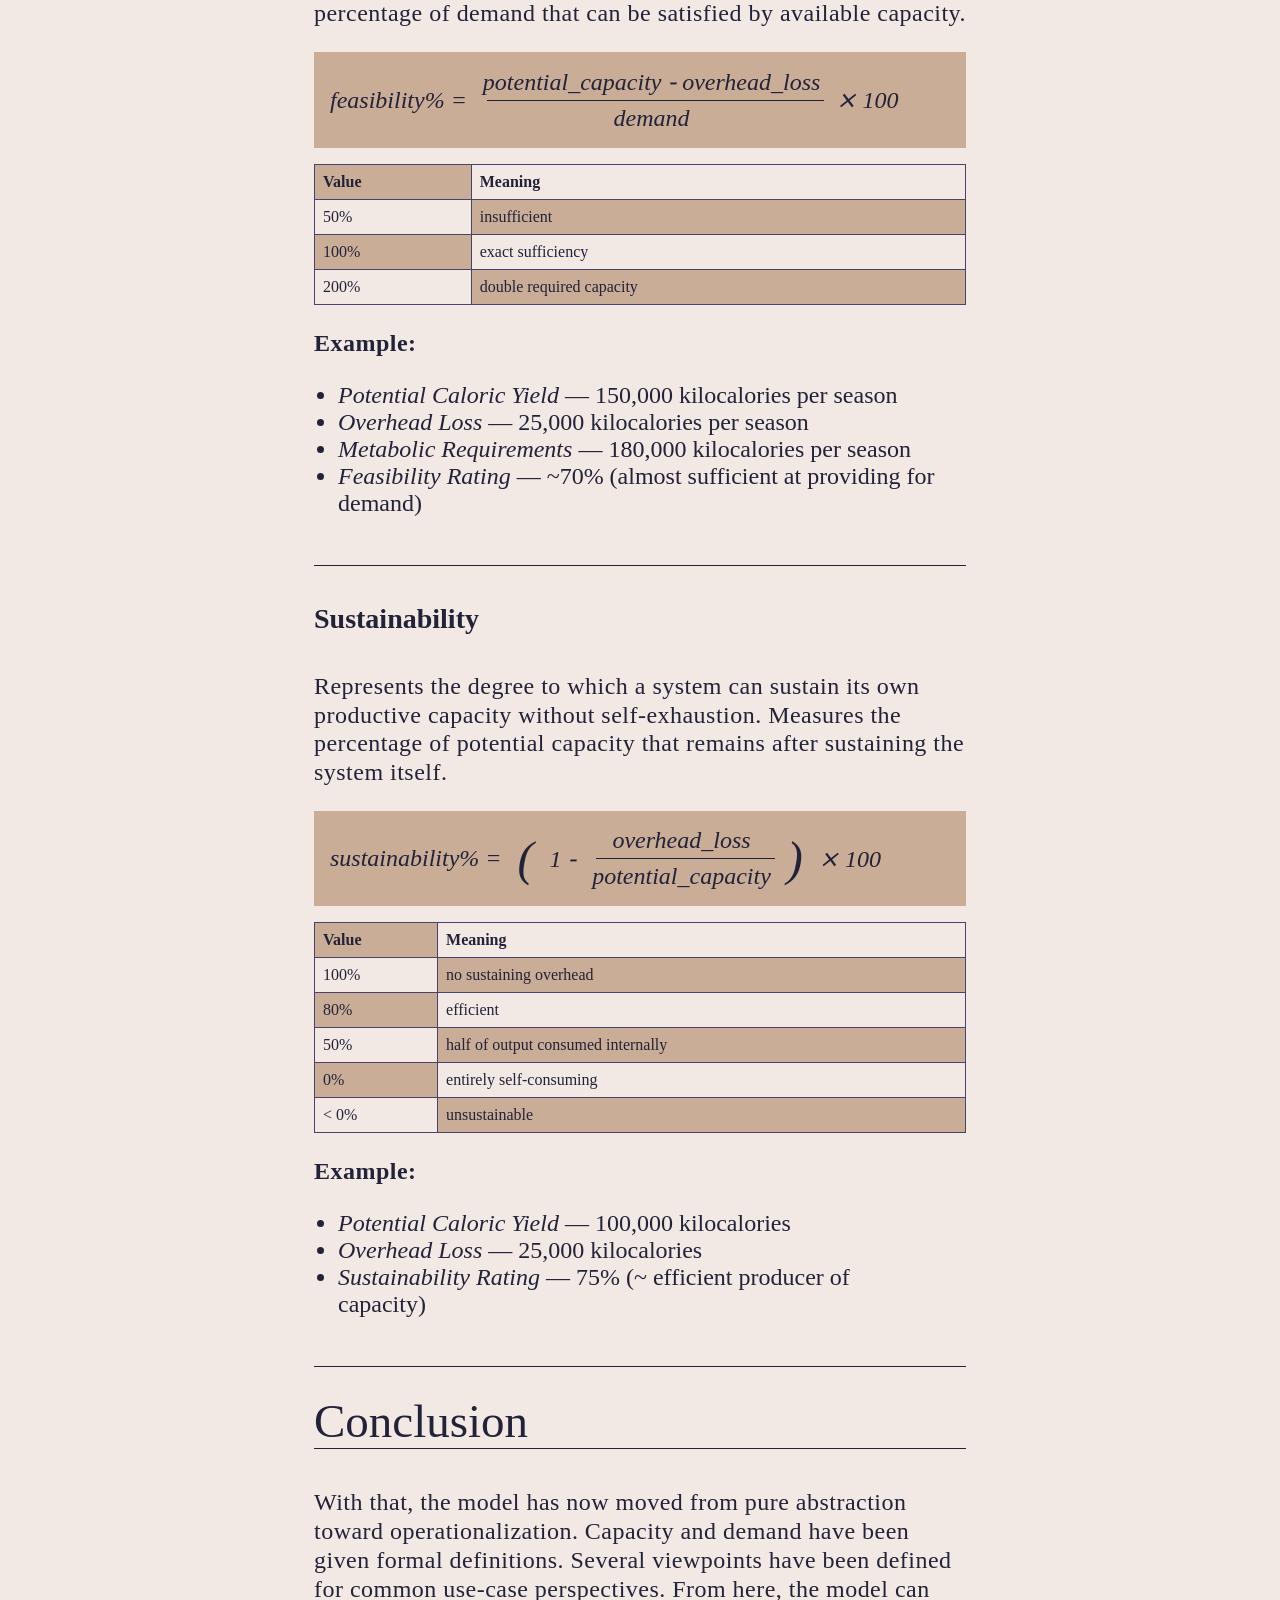
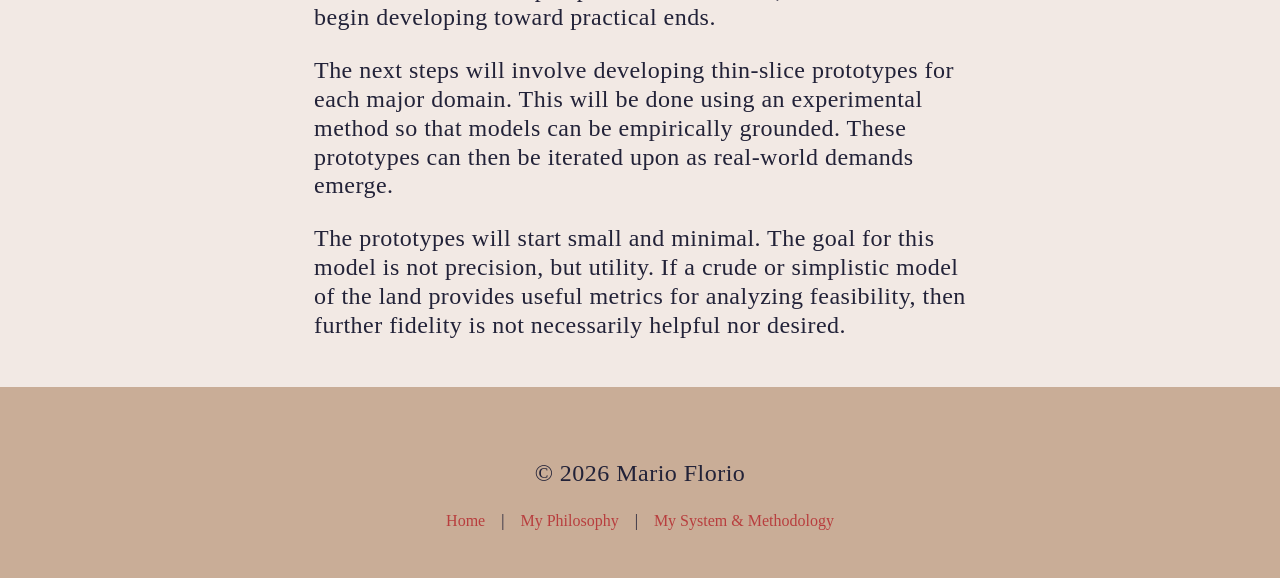
<file: pages/blogs/home-systems.model-architecture.html>
<!DOCTYPE html>
<html lang="en">
<head>
    <meta charset="UTF-8">
    <meta name="viewport" content="width=device-width, initial-scale=1.0">
    <link rel="stylesheet" href="../../stylesheets/styles.css">
    <link rel="stylesheet" href="../../stylesheets/topbar.css">
    <link rel="stylesheet" href="../../stylesheets/toggle-switch.css">
    <link rel="stylesheet" href="../../stylesheets/blog.css">
    <link rel="stylesheet" href="../../stylesheets/notation.css">
    <script type="module" src="../../scripts/local-storage.js"></script>
    <script type="module" src="../../scripts/theme-handler.js"></script>
    <script type="module" src="../../scripts/dark-mode-switch.js"></script>
    <script src="../../scripts/auto-hiding-topbar.js" defer></script>
    <title>Mario Florio</title>
</head>
<body>
    <header class="topbar">
        <div id="logo">MF</div>
        <div class="flex-aligned-wrapper">
            <nav>
                <ul>
                    <li><a href="/">Home</a></li>
                    <li><a href="/pages/projects/">Projects</a></li>
                    <li><a href="/pages/blogs/">Blogs</a></li>
                </ul>
            </nav>
            <div class="toggle-switch">
                <label class="switch-label" id="dark-mode" name="dark-mode">
                    <input type="checkbox" class="checkbox" id="dark-mode" name="dark-mode">
                    <span class="slider" data-on="false"></span>
                </label>
            </div>
        </div>
    </header>
    <main class="blog">
        <header>
            <section class="section-wrapper zero-bottom-padding">
                <h1 class="underline">Home Systems — Model Architecture</h1>
            </section>
        </header>
        <section class="section-wrapper zero-top-padding zero-top-padding">
            <div class="blockquote">
                <p>This blog outlines the process of moving from abstract constraint to operational viewpoints for the <em>ideal home</em>. It starts with formally defining <em>Land Capacity</em> and <em>Inhabitant Demand</em>. It then frames the abstraction in terms of general stakeholder concerns and wraps up with several architectural viewpoints for implementing the model.</p>
            </div>

            <h2 class="underline">Introduction</h2>
            <p>The core constraint of the <em>ideal home</em>—<em>Demand ⊆ Capacity</em>—is a coherent abstraction. However, for the operability of the model, this abstraction must move toward concrete implementations. To do this, architectural design is useful for keeping the core constraint consistently applied.</p>
            <p>The following will begin by creating operational definitions for <em>demand</em> and <em>capacity</em>. From there, macro-level design will be established for <em>operational views</em> and <em>domains</em>. With this completed, future implementation will be much more constructive and focused.</p>
            <hr>

            <h2 class="underline">What Are Demand and Capacity?</h2>
            <p><em>Demand</em> and <em>capacity</em> are the two variables that make up the core constraint of the <em>ideal home</em> (<em>Demand ⊆ Capacity</em>). While the relationship is intuitive enough, the terms themselves can become complicated when applied. Questions begin to emerge, such as:</p>
            <ul>
                <li>Is land simply the physical land?</li>
                <li>Does capacity include storage?</li>
                <li>Does inhabitant demand refer simply to biological needs?</li>
                <li>Does demand include comfort and psychological well-being as well?</li>
            </ul>
            <p>These questions matter because the model needs to remain consistently applied across use cases.</p>
            <hr>

                <h3>Capacity & Demand as Sets</h3>
                <p>In the current understanding of the model, capacity and demand are treated as sets of objects. Thus, capacity can contain any number of objects, such as:</p>
                <ul>
                    <li>Usable area</li>
                    <li>Soil viability</li>
                    <li>Water availability</li>
                    <li>Sunlight exposure</li>
                    <li>Shelter</li>
                    <li>Climate conditions</li>
                </ul>
                <p>Demand can contain objects such as:</p>
                <ul>
                    <li>Metabolism</li>
                    <li>Thermoregulation</li>
                    <li>Utility usage</li>
                </ul>
                <p>What this demonstrates is that demand and capacity are sets containing heterogeneous objects—that is, objects that are not of the same kind. For instance, <em>usable area</em> is not the same type of thing as <em>sunlight exposure</em>.</p>
                <p>So the question becomes: <em>what is the common property among each respective set?</em> To put it more philosophically:</p>
                <ul>
                    <li>What is the nature of <em>capacity</em>?</li>
                    <li>What is the nature of <em>demand</em>?</li>
                </ul>
                <hr>

                <h3><em>Demand ⊆ Capacity</em> Is an Abstraction</h3>
                <p>It is important to remember that <em>Demand ⊆ Capacity</em> is an abstraction, which means it is meant to be generalizable across use cases. Because of this, neither demand nor capacity should be trivially reduced to one type of thing. Instead, they need to apply to many operational realities at once.</p>
                <hr>

                <h3>Requirements for Operational Definitions</h3>
                <p>In order to arrive at a working definition, it may be best to consider the needs the definition must satisfy.</p>
                <p>First, the definition must be <strong>generalizable</strong>—that is, it must apply across all use cases. While we cannot know all use cases, we can know those which we have already explored: across time and in terms of food, water, and energy usage. So we know the definition cannot be limited to any one of those perspectives but must subsume them.</p>
                <p>Second, the definition must be <strong>meaningfully restrictive</strong>. In other words, the definitions cannot be so broad that they become operationally meaningless by providing no semantic constraint. For instance, if capacity simply means any aspect of land whatsoever, distinctions between storage and production become difficult to reason about consistently.</p>
                <hr>

                <h3>Definitions</h3>
                <p>With that in mind, we can begin working toward formal definitions.</p>
                <p><strong>Land Capacity (Capacity):</strong> any aspect of land that contributes to satisfying inhabitant demand.</p>
                <p>More formally:</p>
                <div class="notation">
                    <div style="display: flex; flex-direction: column">
                        <span>Land Capacity = {</span>
                        <span class="indent">x | x is an aspect of land that contributes to satisfying inhabitant demand</span>
                        <span>}</span>
                    </div>
                </div>
                <p>A more abstract version:</p>
                <div class="notation">
                    <div style="display: flex; flex-direction: column">
                        <span>Capacity = {</span>
                        <span class="indent">x | x participates in the support of inhabitants</span>
                        <span>}</span>
                    </div>
                </div>
                <p><strong>Inhabitant Demand (Demand):</strong> the required support needed by inhabitants.</p>
                <p>Formally:</p>
                <div class="notation">
                    <div style="display: flex; flex-direction: column">
                        <span>Demand = {</span>
                        <span class="indent">x | x is required for inhabitant support</span>
                        <span>}</span>
                    </div>
                </div>
                <div class="blockquote">
                    <span>Disclaimer: These definitions do not fully resolve operational distinctions such as storage vs. production, suggesting that such distinctions may belong to operational views rather than the foundational ontology itself.</span>
                </div>
                <hr>

            <h2 class="underline">Architectural Viewpoints</h2>
            <p>To begin describing architectural design, it is useful to determine what perspective we are viewing the abstraction from. This is often termed a <strong>viewpoint</strong> in formal systems architecture.</p>
            <p>A viewpoint implies the presence of a <em>stakeholder</em> and a <em>concern</em>. For the following, the primary stakeholders will be:</p>
            <ul>
                <li><strong>developers</strong> — anyone who engages in constructing model implementations</li>
                <li><strong>consumers</strong> — anyone who is interested in using the model for the sake of analyzing home systems</li>
            </ul>
            <p>The concerns these stakeholders have largely fall under the umbrella of bridging the gap between the abstract and the concrete, or otherwise moving from theory to practice. For this, we need ways to put these abstract categories into:</p>
            <ul>
                <li>domain-based subsets</li>
                <li>modal perspectives</li>
                <li>temporal frameworks</li>
            </ul>
            <p>The following will be an attempt at doing so.</p>
            <hr>

                <h3>Domain Viewpoint</h3>
                <p><em>Demand</em> and <em>capacity</em> represent resource dynamics between <em>land</em> and <em>inhabitants</em>. These resource dynamics can be decomposed by type, or <strong>domain</strong>. For instance:</p>
                <ul>
                    <li>Food</li>
                    <li>Water</li>
                    <li>Power</li>
                    <li>Structure</li>
                    <li>etc.</li>
                </ul>
                <p>A major architectural task would be to identify central resource domains that drive the most meaningful exchange between land and inhabitants. We could call these <strong>core domains</strong>.</p>
                <hr>

                    <h4><strong>Core Domains</strong></h4>
                    <p>To narrow down potential core domains, we must identify what demands are most central to inhabitants. In general, these would be the demands that are necessary for survival. This would include the demand for resources such as:</p>
                    <ul>
                        <li>Food</li>
                        <li>Water</li>
                        <li>Shelter</li>
                    </ul>
                    <p>Food and water are relatively straightforward resource domains. In terms of inhabitants, this represents <em>metabolic and hydration requirements</em>. This directly corresponds to a land’s capacity to provide <em>caloric yield</em> and <em>water availability</em>.</p>
                    <p>However, shelter becomes a bit less meaningful if taken as a static structure. Should we simply treat it as a need for a house? If so, capacity just becomes the ability to provide materials or the existing structure itself. Instead, shelter may be more meaningfully understood as <em>the need for protection from the environment</em>.</p>
                    <p>This includes weather, solar radiation, predators, and more. If we were to abstract a core need from this, <em>thermoregulation</em> may be the most comprehensive and appropriate for our current purposes. With that, we could say energy is a meaningful resource domain—land must provide enough energy for inhabitants to protect themselves from the elements.</p>
                    <div class="blockquote">
                        <span>Note: Due to the significance of power in modern homes, and its overlap with energy more generally, it is reasonable to visualize inhabitant energy demand (thermoregulatory requirements) as subsumed by a more comprehensive <em>power/energy usage</em>. For the sake of simplicity, the following will commit to the above conclusion. However, future developments may deviate toward the latter.</span>
                    </div>
                    <p>This leads us to our core domains (non-exhaustive):</p>
                    <ul>
                        <li>Food</li>
                        <li>Water</li>
                        <li>Energy</li>
                    </ul>
                    <hr>

                    <h4><strong>Formal Subsets</strong></h4>
                    <p>With that in mind, we can begin formalizing these core domains. To start, demand and capacity represent resource sets. These sets can be partitioned into constituent subsets based on resource demands.</p>
                    <p>By applying those domains to our sets, we can produce formal subsets:</p>
                    <div class="notation smaller-font-large-screen">
                        <div style="display: flex; flex-direction: column">
                            <span>Capacity = {</span>
                            <span class="indent">Caloric Yield,</span>
                            <span class="indent">Water Availability,</span>
                            <span class="indent">Energy Availability,</span>
                            <span class="indent">...</span>
                            <span>}</span>
                        </div>
                        <br>
                        <div style="display: flex; flex-direction: column">
                            <span>Demand = {</span>
                            <span class="indent">Metabolic Requirements,</span>
                            <span class="indent">Hydration Requirements,</span>
                            <span class="indent">Thermoregulatory Requirements,</span>
                            <span class="indent">...</span>
                            <span>}</span>
                        </div>
                    </div>
                    <p>Thus, we can formally express the core constraint in terms of domain:</p>
                    <div class="notation">
                        <p>Metabolic Requirements ⊆ Caloric Yield</p>
                        <p>Hydration Requirements ⊆ Water Availability</p>
                        <p>Thermoregulatory Requirements ⊆ Energy Availability</p>
                    </div>
                    <hr>

                <h3>Modal Viewpoint</h3>
                <p>A question that begins to emerge when considering resource subsets is: <em>does this subset represent a potential or actual value?</em> Is <em>crop yield</em> what a land is capable of producing or what it has actually produced? Are we thinking in terms of realized production or possible outcomes?</p>
                <p>This concern creates the need for a <strong>modal viewpoint</strong>—a perspective concerned with the state or <em>mode</em> of a thing rather than its substance. In other words, the modal view is used when a use case requires knowledge of the state in which a resource exists.</p>
                <p>From this view, we can now answer questions such as the above. A subset can be analyzed as <em>actual</em> or <em>potential</em>. For instance, a food subset of land capacity may be determined in terms of <em>crop yield</em>, as well as in terms of <em>potential crop yield</em>.</p>
                <hr>

                    <h4><strong>Actual vs. Potential</strong></h4>
                    <p>The primary practical difference between actual and potential is that of input. For instance, when measuring actual crop yield, we are measuring realized production (e.g., amount of each crop type, weight, etc.).</p>
                    <div class="notation">
                        <span>actual_yield(</span>
                        <span>crop_type, </span>
                        <span>weight, </span>
                        <span>... )</span>
                    </div>
                    <p>With potential yield, the input becomes arable area, soil profile, crop selection, climate conditions, etc.</p>
                    <div class="notation">
                        <span>potential_yield(</span>
                        <span>arable_area, </span>
                        <span>soil_profile, </span>
                        <span>crop_selection, </span>
                        <span>climate, </span>
                        <span>... )</span>
                    </div>
                    <p>On the surface, it may seem that actual and potential modes are primarily concerned with land capacity. This may be true practically speaking; however, these same modes can be applied to inhabitant demand. For instance, it may be useful to consider the potential for family growth, changing individual needs, or even health complications. Thus, there is a <em>potential inhabitant demand</em> that exists alongside the current actual demand.</p>
                    <hr>

                    <h4><strong>Mode × Domain Matrix</strong></h4>
                    <p>From here, we can begin formalizing resources according to a matrix:</p>
                    <table>
                        <tr>
                            <th></th>
                            <th>Actual</th>
                            <th>Potential</th>
                        </tr>
                        <tr>
                            <th>Food</th>
                            <td>Crop yield</td>
                            <td>Potential crop yield</td>
                        </tr>
                        <tr>
                            <th>Water</th>
                            <td>Water availability</td>
                            <td>Potential water availability</td>
                        </tr>
                        <tr>
                            <th>Energy</th>
                            <td>Energy availability</td>
                            <td>Potential energy availability</td>
                        </tr>
                    </table>
                    <p>If this seems obvious or unrevealing, that means the architecture is doing its job. The goal is not to produce profound insights, but rather to organize the macro-level structure of the model so that it can begin reflecting the nuances of the underlying reality while reducing complexity.</p>
                    <hr>

                    <h4><strong>Extensibility of Modes</strong></h4>
                    <p>This section focused on actual and potential modes. However, these modes do not exhaust the modal view; they simply happen to be a useful starting point. Future extensions could account for a range of possible modal views, such as peaks, failure states, risk, etc. Furthermore, explicit use of <em>possible world</em> semantics, as well as stochastic analysis, could make the existing architecture more robust. That said, the current goal is simply to establish a minimally useful set that is immediately operational.</p>
                    <hr>

                <h3>Temporal Viewpoint</h3>
                <p>It is necessary to consider temporality if we are to avoid treating the relationship between land and inhabitants as static. This is where the model becomes:</p>
                <div class="notation">∀t, Capacity(t) + Storage(t) ≥ Demand(t)</div>
                <p>With the variable <em>time</em>, we can now model capacity and demand as multidimensional.</p>
                <p>Common time periods may include:</p>
                <ul>
                    <li>Seasonal</li>
                    <li>Annual</li>
                    <li>Long-term</li>
                </ul>
                <hr>

                    <h4><strong>Stocks and Flows</strong></h4>
                    <p>With the temporal dimension, we now see the importance of explicitly modeling storage — <em>capacity</em> is not just what is produced at any moment, but also what has accumulated over time. A question raised previously was: <em>does capacity include storage?</em> The answer is <em>yes</em>.</p>
                    <p>The distinction we actually make here is not between <em>capacity</em> and <em>storage</em>, but between <em>stocks</em> and <em>flows</em>. <strong>Flows</strong> are the processes through which transformation occurs. Practically speaking, in terms of resources, flow is the rate at which a quantity increases or decreases. A field of crops actively produces over a period of time, and the rate at which that occurs (e.g., <em>x per month</em>) can be thought of as the <em>flow</em> of production.</p>
                    <p><strong>Stocks</strong> represent the state of resource quantity at a moment in time. While a crop field is understood as producing over time, a storage unit can be understood as holding a static amount at a discrete moment in time.</p>
                    <p>For a stronger visual representation, a matrix may help:</p>
                    <table>
                        <tr>
                            <th></th>
                            <th>Stock</th>
                            <th>Flow</th>
                        </tr>
                        <tr>
                            <th>Food</th>
                            <td>Pantry</td>
                            <td>Crop growth rate</td>
                        </tr>
                        <tr>
                            <th>Water</th>
                            <td>Reservoir volume</td>
                            <td>Rainfall per day</td>
                        </tr>
                        <tr>
                            <th>Power</th>
                            <td>Battery charge</td>
                            <td>Solar generation rate</td>
                        </tr>
                    </table>
                    <p>Thus, where technical clarity is a concern, the above model may actually be described as:</p>
                    <div class="notation">∀t, Flow(t) + Stock(t) ≥ Demand(t)</div>
                    <hr>

                <h3>Evaluative Metrics Viewpoint</h3>
                <p>From the relation of the above viewpoints, we can derive metrics for certain use cases.</p>
                <hr>

                <h4><strong>Optimality</strong></h4>
                <p>Represents how efficiently a system realizes its theoretical productive potential in practice. Measures the percentage of potential capacity that is realized as actual capacity.</p>
                <div class="notation" style="display: flex; align-items: center; flex-wrap: wrap; gap: 1rem; text-align: center;">
                    <span>optimality% =</span>
                    <div class="fraction-container">
                        <span>actual_capacity</span>
                        <span class="fraction-bar"></span>
                        <span>potential_capacity</span>
                    </div>
                    <span><span class="symbol-font">×</span> 100</span>
                </div>
                <p><strong>Example:</strong></p>
                <ul>
                    <li><em>Actual Caloric Yield</em> — 10,000 kilocalories per season</li>
                    <li><em>Potential Caloric Yield</em> — 100,000 kilocalories per season</li>
                    <li><em>Optimality Rating</em> — 10%</li>
                </ul>
                <hr>

                <h4><strong>Feasibility</strong></h4>
                <p>Represents the degree to which a system can satisfy required demand under its available capacity constraints. Measures the percentage of demand that can be satisfied by available capacity.</p>
                <div class="notation smaller-font-large-screen" style="display: flex; align-items: center; flex-wrap: wrap; gap: 1rem; text-align: center;">
                    <span>feasibility% =</span>
                    <div class="fraction-container">
                        <span>potential_capacity <span class="symbol-font">-</span> overhead_loss</span>
                        <span class="fraction-bar"></span>
                        <span>demand</span>
                    </div>
                    <span><span class="symbol-font">×</span> 100</span>
                </div>
                <table>
                    <tr>
                        <th>Value</th>
                        <th>Meaning</th>
                    </tr>
                    <tr>
                        <td>50%</td>
                        <td>insufficient</td>
                    </tr>
                    <tr>
                        <td>100%</td>
                        <td>exact sufficiency</td>
                    </tr>
                    <tr>
                        <td>200%</td>
                        <td>double required capacity</td>
                    </tr>
                </table>

                <p><strong>Example:</strong></p>
                <ul>
                    <li><em>Potential Caloric Yield</em> — 150,000 kilocalories per season</li>
                    <li><em>Overhead Loss</em> — 25,000 kilocalories per season</li>
                    <li><em>Metabolic Requirements</em> — 180,000 kilocalories per season</li>
                    <li><em>Feasibility Rating</em> — ~70% (almost sufficient at providing for demand)</li>
                </ul>
                <hr>

                <h4><strong>Sustainability</strong></h4>
                <p>Represents the degree to which a system can sustain its own productive capacity without self-exhaustion. Measures the percentage of potential capacity that remains after sustaining the system itself.</p>
                <div class="notation smaller-font-large-screen" style="display: flex; align-items: center; flex-wrap: wrap; gap: 1rem; text-align: center;">
                    <span>sustainability% =</span>
                    <div style="display: flex; align-items: center; flex-wrap: wrap; gap: 1rem; text-align: center;">
                        <span style="font-size: 3rem;">(</span>
                        <span>1 <span class="symbol-font">-</span></span>
                        <div class="fraction-container">
                            <span>overhead_loss</span>
                            <span class="fraction-bar"></span>
                            <span>potential_capacity</span>
                        </div>
                        <span style="font-size: 3rem;">)</span>
                    </div>
                    <span><span class="symbol-font">×</span> 100</span>
                </div>
                <table>
                    <tr>
                        <th>Value</th>
                        <th>Meaning</th>
                    </tr>
                    <tr>
                        <td>100%</td>
                        <td>no sustaining overhead</td>
                    </tr>
                    <tr>
                        <td>80%</td>
                        <td>efficient</td>
                    </tr>
                    <tr>
                        <td>50%</td>
                        <td>half of output consumed internally</td>
                    </tr>
                    <tr>
                        <td>0%</td>
                        <td>entirely self-consuming</td>
                    </tr>
                    <tr>
                        <td>< 0%</td>
                        <td>unsustainable</td>
                    </tr>
                </table>
                <p><strong>Example:</strong></p>
                <ul>
                    <li><em>Potential Caloric Yield</em> — 100,000 kilocalories</li>
                    <li><em>Overhead Loss</em> — 25,000 kilocalories</li>
                    <li><em>Sustainability Rating</em> — 75% (~ efficient producer of capacity)</li>
                </ul>
                <hr>

            <h2 class="underline">Conclusion</h2>
            <p>With that, the model has now moved from pure abstraction toward operationalization. Capacity and demand have been given formal definitions. Several viewpoints have been defined for common use-case perspectives. From here, the model can begin developing toward practical ends.</p>
            <p>The next steps will involve developing thin-slice prototypes for each major domain. This will be done using an experimental method so that models can be empirically grounded. These prototypes can then be iterated upon as real-world demands emerge.</p>
            <p>The prototypes will start small and minimal. The goal for this model is not precision, but utility. If a crude or simplistic model of the land provides useful metrics for analyzing feasibility, then further fidelity is not necessarily helpful nor desired.</p>
        </section>
    </main>
    <footer>
        <section>
            <p style="display: flex; justify-content: center;">© 2026 Mario Florio</p>
            <div class="flex-aligned-wrapper">
                <a href="../../">Home</a>
                <span>|</span>
                <a href="../blogs/my-philosophy.html">My Philosophy</a>
                <span>|</span>
                <a href="../blogs/my-system-and-methodology.html">My System & Methodology</a>
            </div>
            <div class="contacts flex-aligned-wrapper" style="margin-top: 1rem;">
                <a class="contacts-icon-wrapper" href="mailto:mario-florio@icloud.com">
                    <img src="../../images/email.png">
                </a>
                <a class="contacts-icon-wrapper" href="https://github.com/mario-florio" target="_blank" rel="noopener noreferrer">
                    <img src="../../images/github.png">
                </a>
            </div>
        </section>
    </footer>
</body>
</html>
</file>
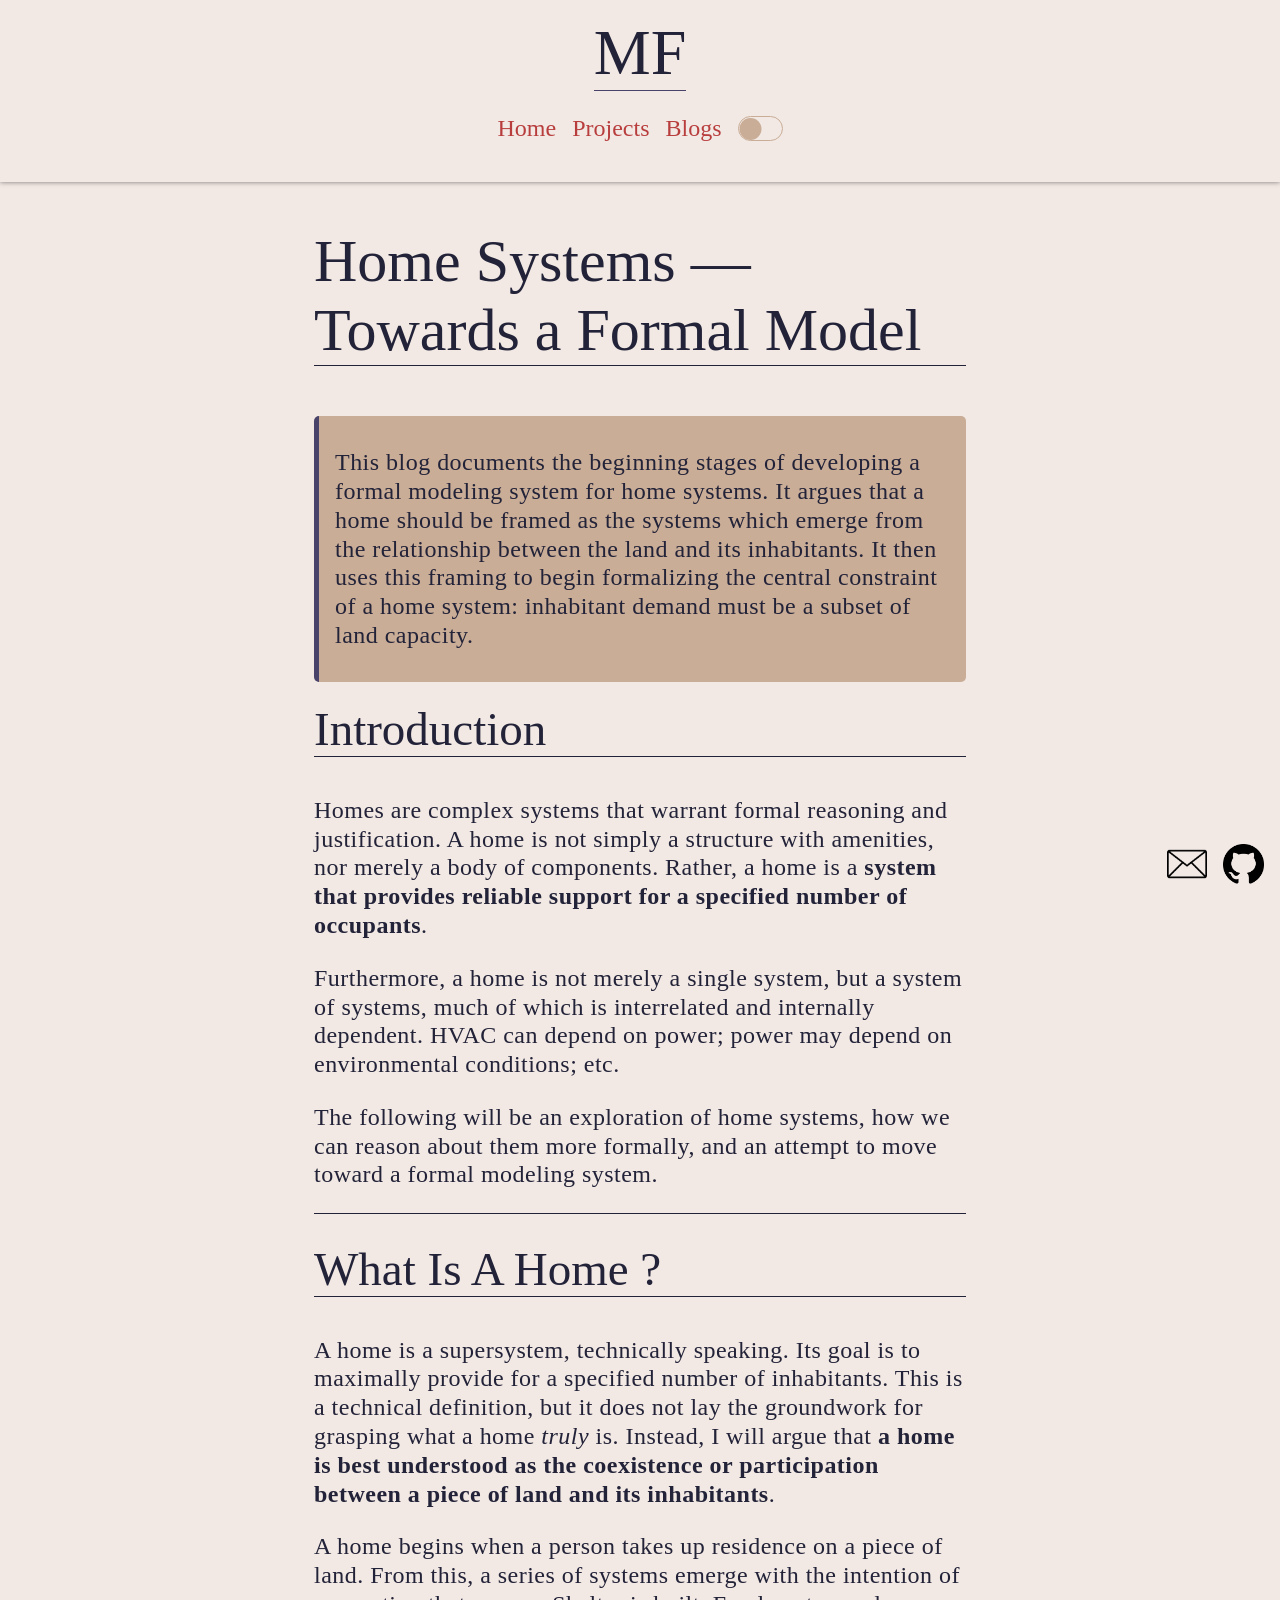
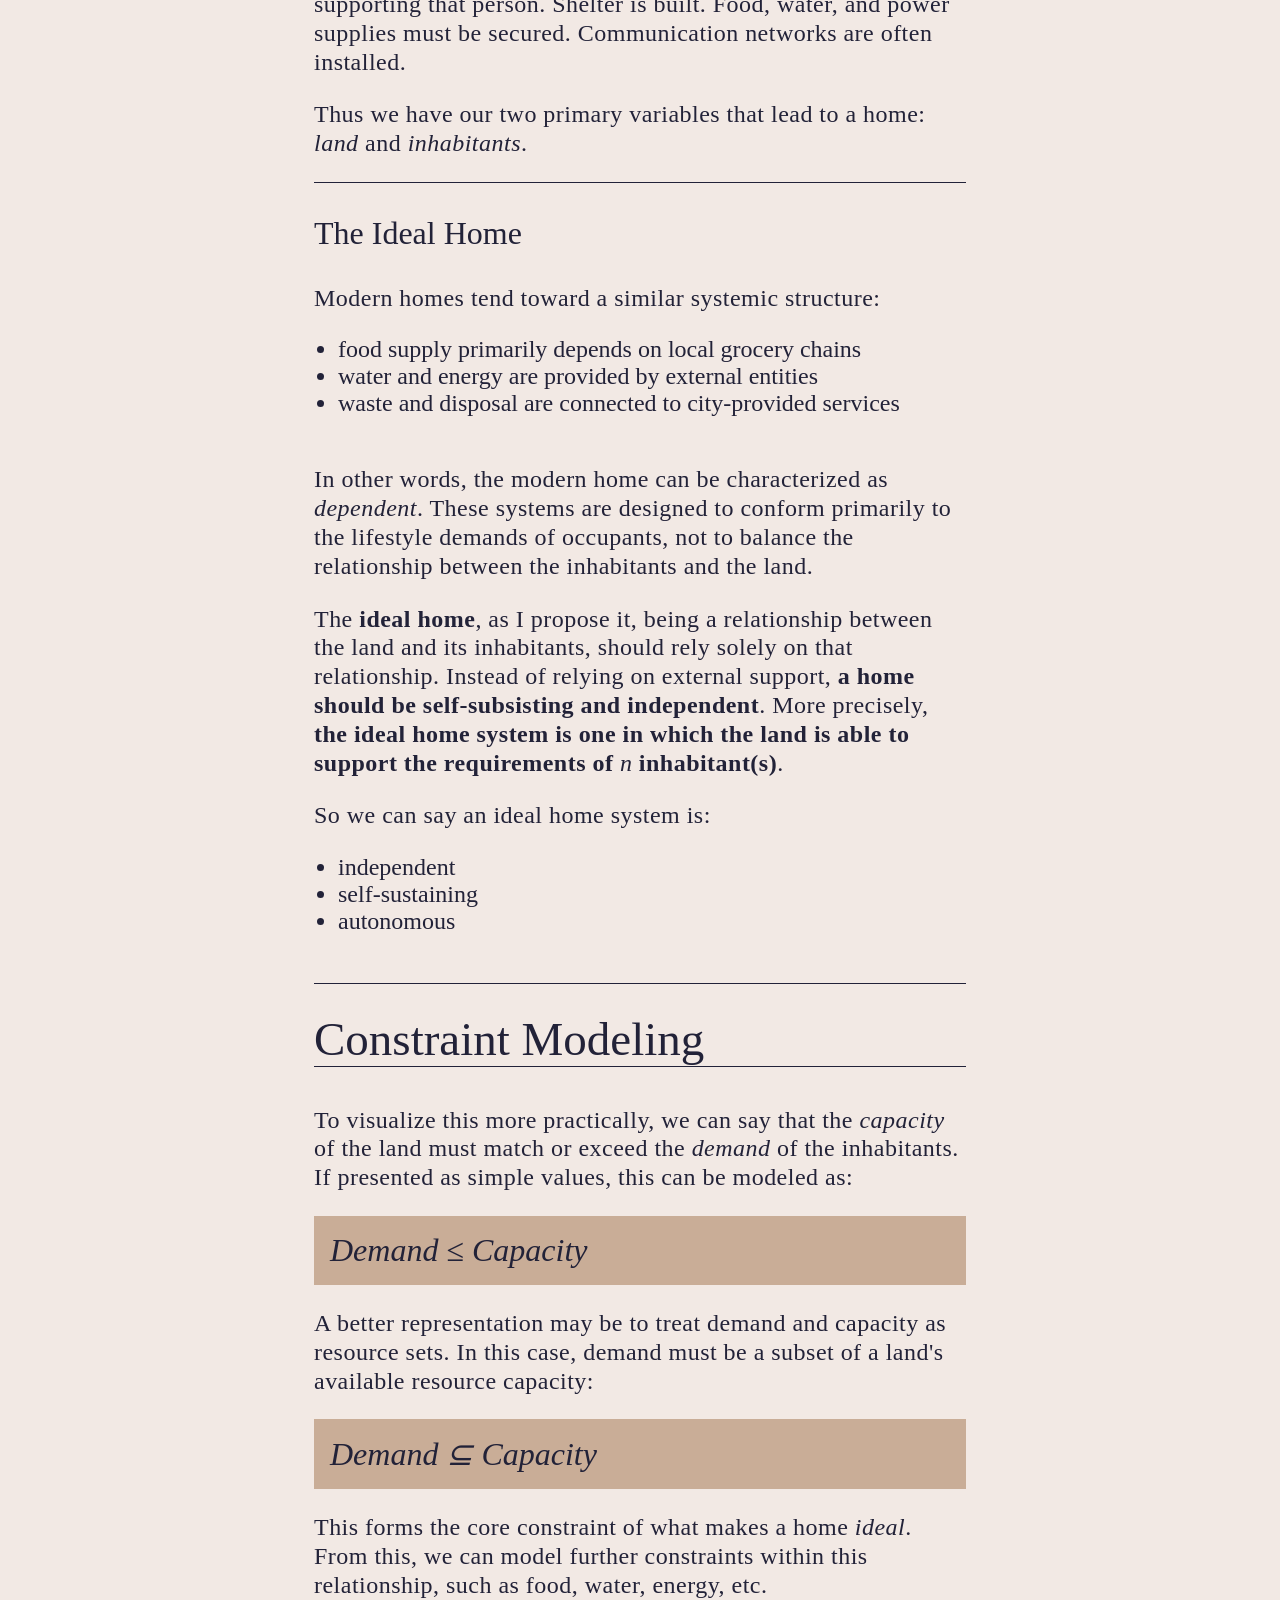
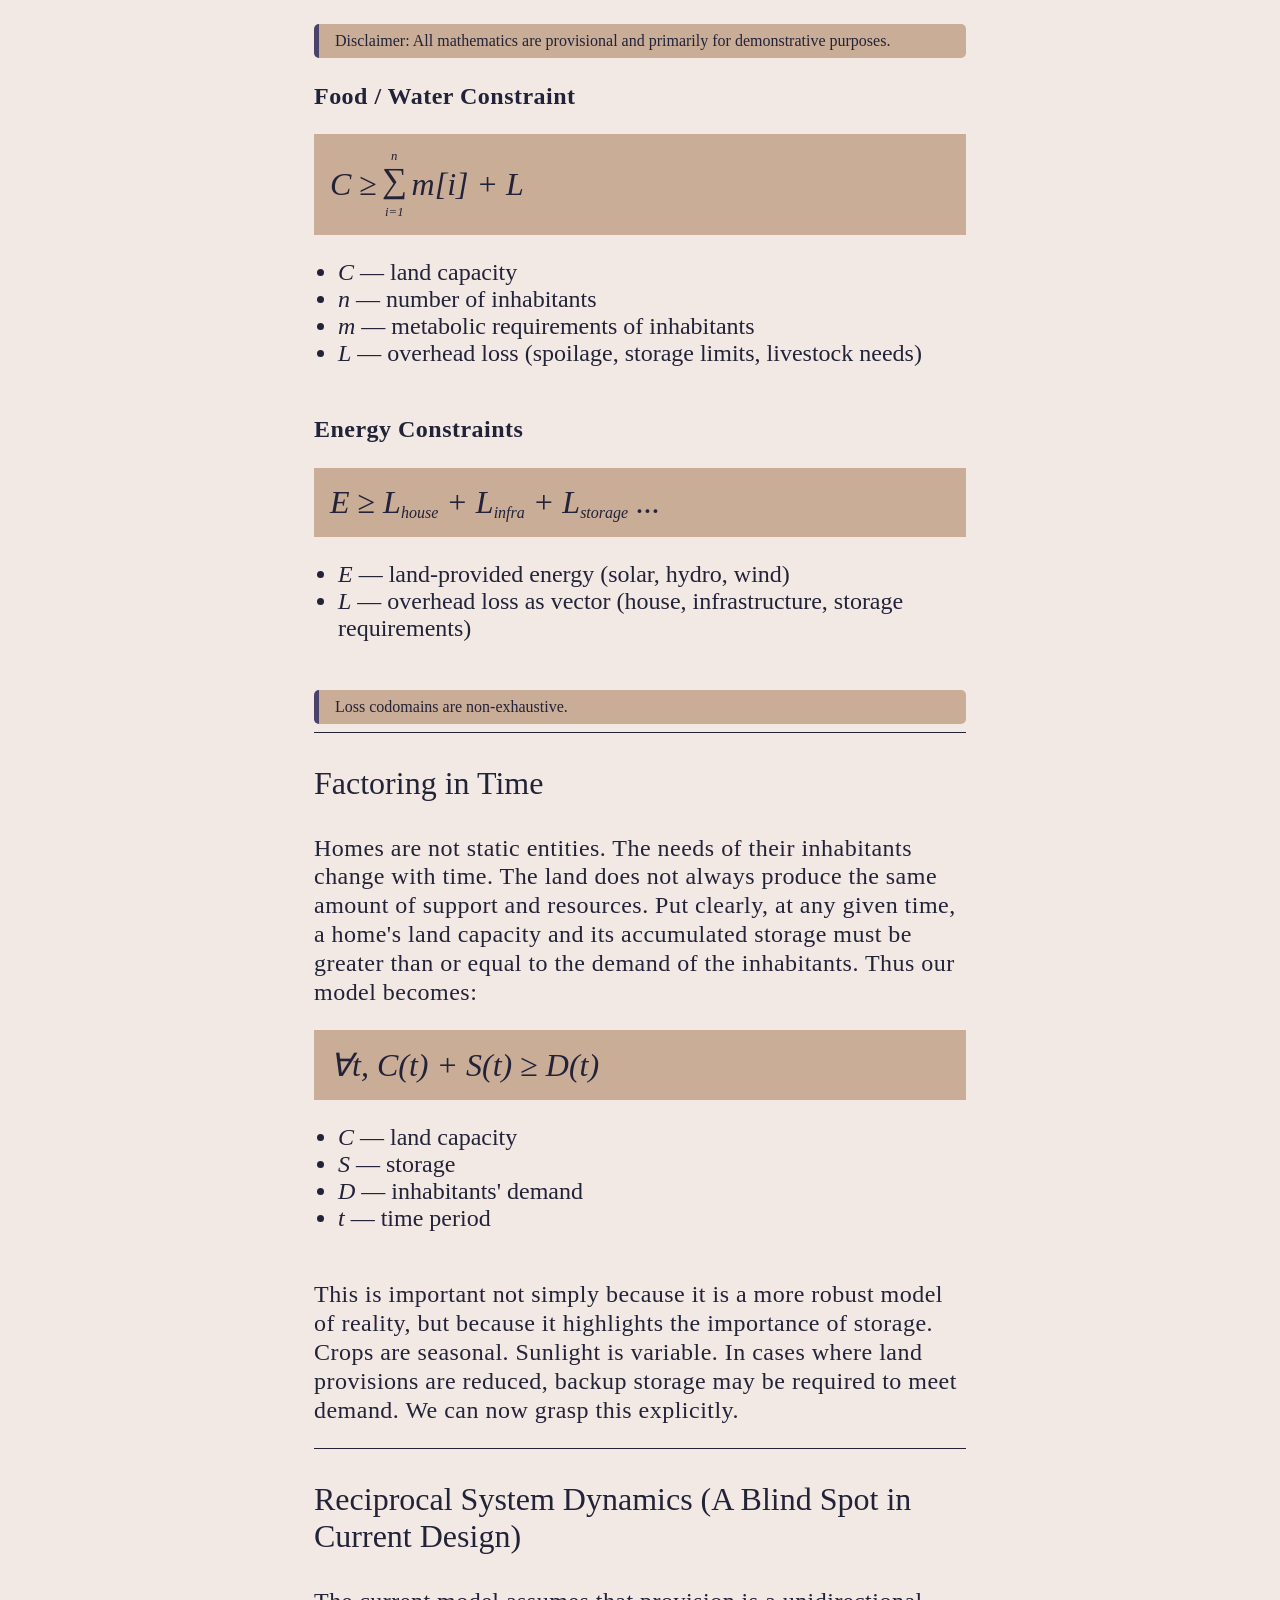
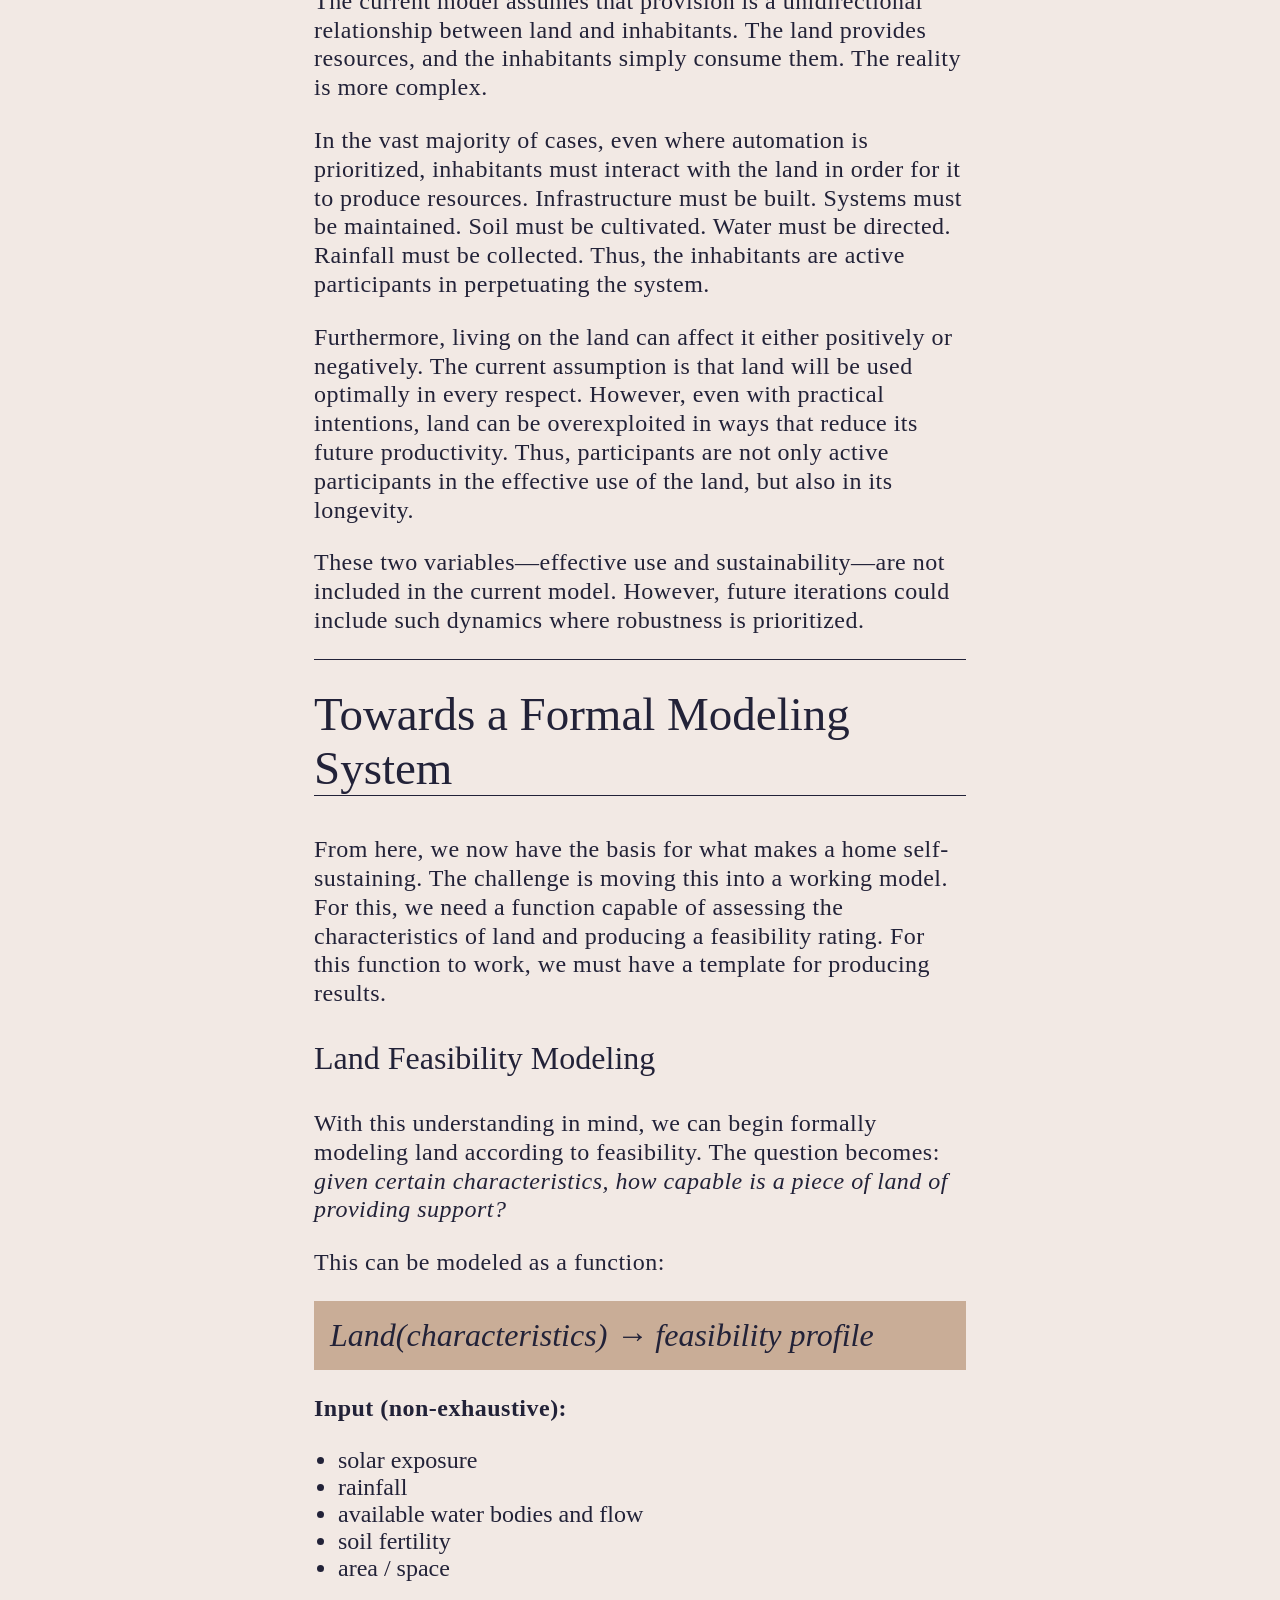
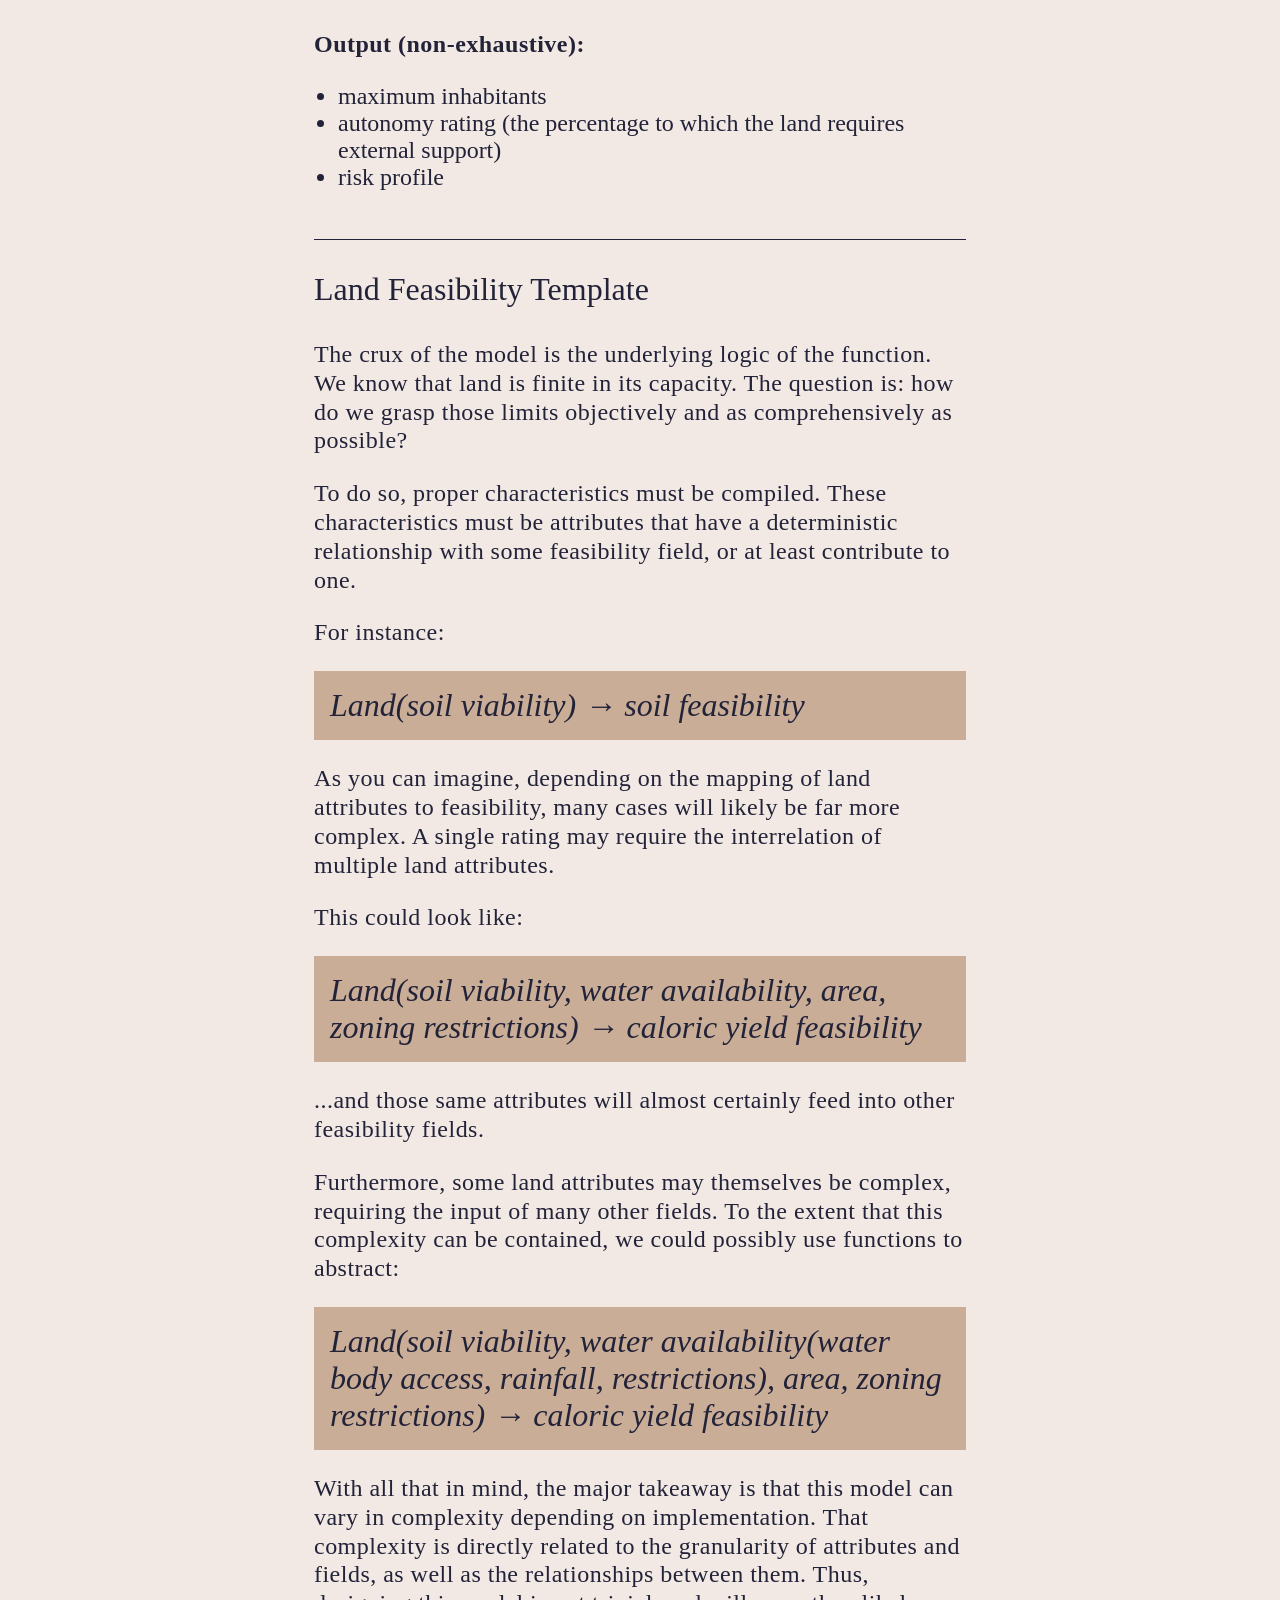
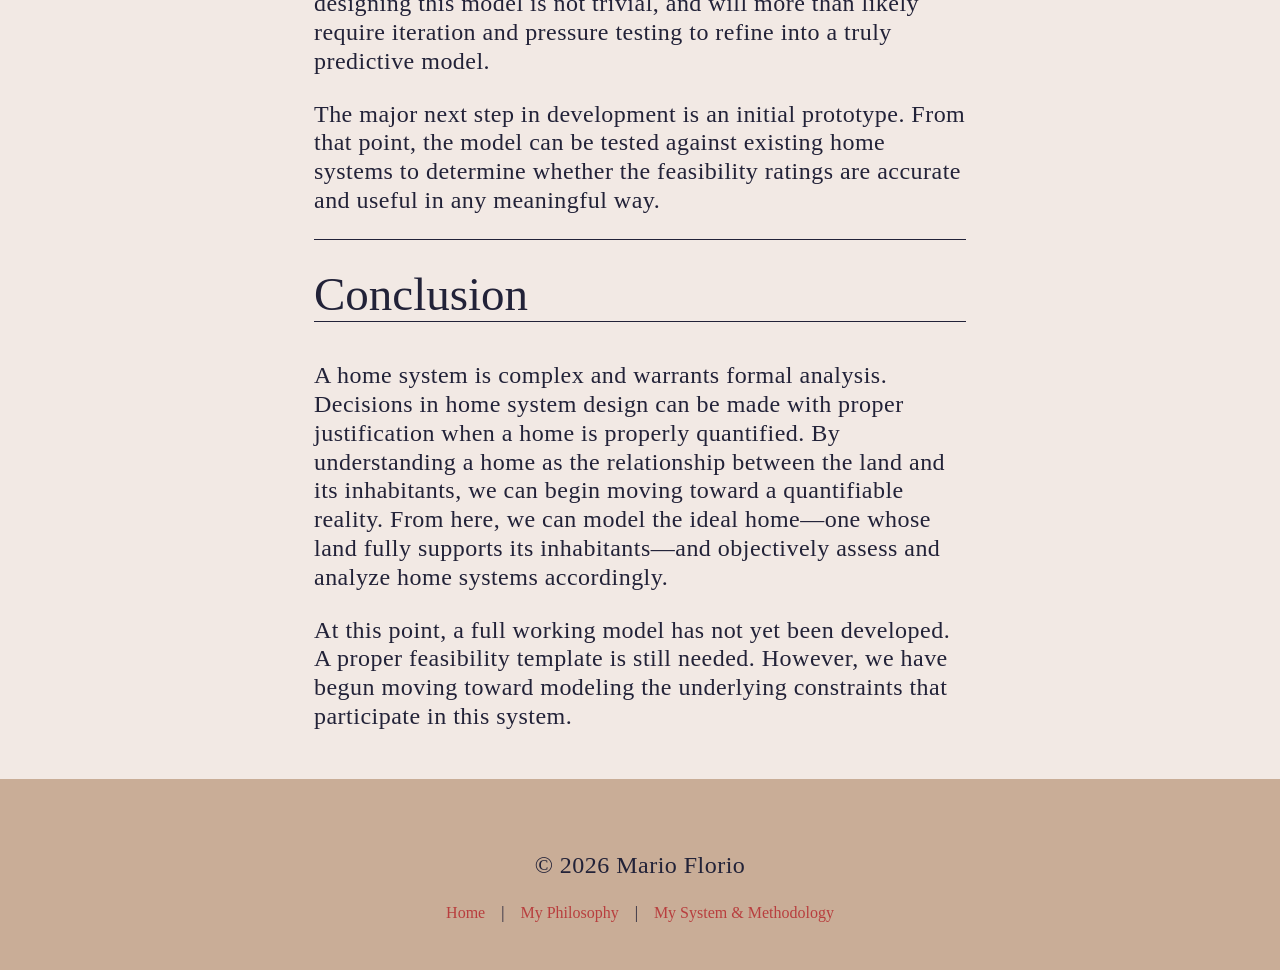
<file: pages/blogs/home-systems.towards-a-formal-model.html>
<!DOCTYPE html>
<html lang="en">
<head>
    <meta charset="UTF-8">
    <meta name="viewport" content="width=device-width, initial-scale=1.0">
    <link rel="stylesheet" href="../../stylesheets/styles.css">
    <link rel="stylesheet" href="../../stylesheets/topbar.css">
    <link rel="stylesheet" href="../../stylesheets/toggle-switch.css">
    <link rel="stylesheet" href="../../stylesheets/blog.css">
    <link rel="stylesheet" href="../../stylesheets/notation.css">
    <script type="module" src="../../scripts/local-storage.js"></script>
    <script type="module" src="../../scripts/theme-handler.js"></script>
    <script type="module" src="../../scripts/dark-mode-switch.js"></script>
    <script src="../../scripts/auto-hiding-topbar.js" defer></script>
    <title>Mario Florio</title>
</head>
<body>
    <header class="topbar">
        <div id="logo">MF</div>
        <div class="flex-aligned-wrapper">
            <nav>
                <ul>
                    <li><a href="/">Home</a></li>
                    <li><a href="/pages/projects/">Projects</a></li>
                    <li><a href="/pages/blogs/">Blogs</a></li>
                </ul>
            </nav>
            <div class="toggle-switch">
                <label class="switch-label" id="dark-mode" name="dark-mode">
                    <input type="checkbox" class="checkbox" id="dark-mode" name="dark-mode">
                    <span class="slider" data-on="false"></span>
                </label>
            </div>
        </div>
    </header>
    <main class="blog">
        <header>
            <section class="section-wrapper zero-bottom-padding">
                <h1 class="underline">Home Systems — Towards a Formal Model</h1>
            </section>
        </header>
        <section class="section-wrapper zero-top-padding zero-top-padding">
            <div class="blockquote">
                <p>This blog documents the beginning stages of developing a formal modeling system for home systems. It argues that a home should be framed as the systems which emerge from the relationship between the land and its inhabitants. It then uses this framing to begin formalizing the central constraint of a home system: inhabitant demand must be a subset of land capacity.</p>
            </div>

            <h2 class="underline">Introduction</h2>
            <p>Homes are complex systems that warrant formal reasoning and justification. A home is not simply a structure with amenities, nor merely a body of components. Rather, a home is a <strong>system that provides reliable support for a specified number of occupants</strong>.</p>
            <p>Furthermore, a home is not merely a single system, but a system of systems, much of which is interrelated and internally dependent. HVAC can depend on power; power may depend on environmental conditions; etc.</p>
            <p>The following will be an exploration of home systems, how we can reason about them more formally, and an attempt to move toward a formal modeling system.</p>
            <hr>

            <h2 class="underline">What Is A Home ?</h2>
            <p>A home is a supersystem, technically speaking. Its goal is to maximally provide for a specified number of inhabitants. This is a technical definition, but it does not lay the groundwork for grasping what a home <em>truly</em> is. Instead, I will argue that <strong>a home is best understood as the coexistence or participation between a piece of land and its inhabitants</strong>.</p>
            <p>A home begins when a person takes up residence on a piece of land. From this, a series of systems emerge with the intention of supporting that person. Shelter is built. Food, water, and power supplies must be secured. Communication networks are often installed.</p>
            <p>Thus we have our two primary variables that lead to a home: <em>land</em> and <em>inhabitants</em>.</p>
            <hr>

                <h3>The Ideal Home</h3>
                <p>Modern homes tend toward a similar systemic structure:</p>
                <ul>
                    <li>food supply primarily depends on local grocery chains</li>
                    <li>water and energy are provided by external entities</li>
                    <li>waste and disposal are connected to city-provided services</li>
                </ul>
                <p>In other words, the modern home can be characterized as <em>dependent</em>. These systems are designed to conform primarily to the lifestyle demands of occupants, not to balance the relationship between the inhabitants and the land.</p>
                <p>The <strong>ideal home</strong>, as I propose it, being a relationship between the land and its inhabitants, should rely solely on that relationship. Instead of relying on external support, <strong>a home should be self-subsisting and independent</strong>. More precisely, <strong>the ideal home system is one in which the land is able to support the requirements of <em>n</em> inhabitant(s)</strong>.</p>
                <p>So we can say an ideal home system is:</p>
                <ul>
                    <li>independent</li>
                    <li>self-sustaining</li>
                    <li>autonomous</li>
                </ul>
                <hr>

            <h2 class="underline">Constraint Modeling</h2>
            <p>To visualize this more practically, we can say that the <em>capacity</em> of the land must match or exceed the <em>demand</em> of the inhabitants. If presented as simple values, this can be modeled as:</p>
            <div class="notation">Demand ≤ Capacity</div>
            <p>A better representation may be to treat demand and capacity as resource sets. In this case, demand must be a subset of a land's available resource capacity:</p>
            <div class="notation">Demand ⊆ Capacity</div>
            <p>This forms the core constraint of what makes a home <em>ideal</em>. From this, we can model further constraints within this relationship, such as food, water, energy, etc.</p>
            <div class="blockquote">
                <span>Disclaimer: All mathematics are provisional and primarily for demonstrative purposes.</span>
            </div>
            <p><strong>Food / Water Constraint</strong></p>
            <div class="summation-equation notation">
                <span>C ≥ </span>

                <span class="sum-container">
                    <span class="upper">n</span>
                    <span class="symbol">∑</span>
                    <span class="lower">i=1</span>
                </span>

                <span> m[i] + L</span>
            </div>
            <ul>
                <li><em>C</em> — land capacity</li>
                <li><em>n</em> — number of inhabitants</li>
                <li><em>m</em> — metabolic requirements of inhabitants</li>
                <li><em>L</em> — overhead loss (spoilage, storage limits, livestock needs)</li>
            </ul>
            <p><strong>Energy Constraints</strong></p>
            <div class="notation">E ≥ L<span class="subscript">house</span> + L<span class="subscript">infra</span> + L<span class="subscript">storage</span> ...</div>
            <ul>
                <li><em>E</em> — land-provided energy (solar, hydro, wind)</li>
                <li><em>L</em> — overhead loss as vector (house, infrastructure, storage requirements)</li>
            </ul>
            <div class="blockquote">
                <span>Loss codomains are non-exhaustive.</span>
            </div>
            <hr>

                <h3>Factoring in Time</h3>
                <p>Homes are not static entities. The needs of their inhabitants change with time. The land does not always produce the same amount of support and resources. Put clearly, at any given time, a home's land capacity and its accumulated storage must be greater than or equal to the demand of the inhabitants. Thus our model becomes:</p>
                <div class="notation">∀t, C(t) + S(t) ≥ D(t)</div>
                <ul>
                    <li><em>C</em> — land capacity</li>
                    <li><em>S</em> — storage</li>
                    <li><em>D</em> — inhabitants' demand</li>
                    <li><em>t</em> — time period</li>
                </ul>
                <p>This is important not simply because it is a more robust model of reality, but because it highlights the importance of storage. Crops are seasonal. Sunlight is variable. In cases where land provisions are reduced, backup storage may be required to meet demand. We can now grasp this explicitly.</p>
                <hr>

                <h3>Reciprocal System Dynamics (A Blind Spot in Current Design)</h3>
                <p>The current model assumes that provision is a unidirectional relationship between land and inhabitants. The land provides resources, and the inhabitants simply consume them. The reality is more complex.</p>
                <p>In the vast majority of cases, even where automation is prioritized, inhabitants must interact with the land in order for it to produce resources. Infrastructure must be built. Systems must be maintained. Soil must be cultivated. Water must be directed. Rainfall must be collected. Thus, the inhabitants are active participants in perpetuating the system.</p>
                <p>Furthermore, living on the land can affect it either positively or negatively. The current assumption is that land will be used optimally in every respect. However, even with practical intentions, land can be overexploited in ways that reduce its future productivity. Thus, participants are not only active participants in the effective use of the land, but also in its longevity.</p>
                <p>These two variables—effective use and sustainability—are not included in the current model. However, future iterations could include such dynamics where robustness is prioritized.</p>
                <hr>

            <h2 class="underline">Towards a Formal Modeling System</h2>
            <p>From here, we now have the basis for what makes a home self-sustaining. The challenge is moving this into a working model. For this, we need a function capable of assessing the characteristics of land and producing a feasibility rating. For this function to work, we must have a template for producing results.</p>

                <h3>Land Feasibility Modeling</h3>
                <p>With this understanding in mind, we can begin formally modeling land according to feasibility. The question becomes: <em>given certain characteristics, how capable is a piece of land of providing support?</em></p>
                <p>This can be modeled as a function:</p>
                <div class="notation">Land(characteristics) → feasibility profile</div>
                <p><strong>Input (non-exhaustive):</strong></p>
                <ul>
                    <li>solar exposure</li>
                    <li>rainfall</li>
                    <li>available water bodies and flow</li>
                    <li>soil fertility</li>
                    <li>area / space</li>
                </ul>
                <p><strong>Output (non-exhaustive):</strong></p>
                <ul>
                    <li>maximum inhabitants</li>
                    <li>autonomy rating (the percentage to which the land requires external support)</li>
                    <li>risk profile</li>
                </ul>
                <hr>

                <h3>Land Feasibility Template</h3>
                <p>The crux of the model is the underlying logic of the function. We know that land is finite in its capacity. The question is: how do we grasp those limits objectively and as comprehensively as possible?</p>
                <p>To do so, proper characteristics must be compiled. These characteristics must be attributes that have a deterministic relationship with some feasibility field, or at least contribute to one.</p>
                <p>For instance:</p>
                <div class="notation">Land(soil viability) → soil feasibility</div>
                <p>As you can imagine, depending on the mapping of land attributes to feasibility, many cases will likely be far more complex. A single rating may require the interrelation of multiple land attributes.</p>
                <p>This could look like:</p>
                <div class="notation">Land(soil viability, water availability, area, zoning restrictions) → caloric yield feasibility</div>
                <p>...and those same attributes will almost certainly feed into other feasibility fields.</p>
                <p>Furthermore, some land attributes may themselves be complex, requiring the input of many other fields. To the extent that this complexity can be contained, we could possibly use functions to abstract:</p>
                <div class="notation">Land(soil viability, water availability(water body access, rainfall, restrictions), area, zoning restrictions) → caloric yield feasibility</div>
                <p>With all that in mind, the major takeaway is that this model can vary in complexity depending on implementation. That complexity is directly related to the granularity of attributes and fields, as well as the relationships between them. Thus, designing this model is not trivial, and will more than likely require iteration and pressure testing to refine into a truly predictive model.</p>
                <p>The major next step in development is an initial prototype. From that point, the model can be tested against existing home systems to determine whether the feasibility ratings are accurate and useful in any meaningful way.</p>
                <hr>

            <h2 class="underline">Conclusion</h2>
            <p>A home system is complex and warrants formal analysis. Decisions in home system design can be made with proper justification when a home is properly quantified. By understanding a home as the relationship between the land and its inhabitants, we can begin moving toward a quantifiable reality. From here, we can model the ideal home—one whose land fully supports its inhabitants—and objectively assess and analyze home systems accordingly.</p>
            <p>At this point, a full working model has not yet been developed. A proper feasibility template is still needed. However, we have begun moving toward modeling the underlying constraints that participate in this system.</p>
        </section>
    </main>
    <footer>
        <section>
            <p style="display: flex; justify-content: center;">© 2026 Mario Florio</p>
            <div class="flex-aligned-wrapper">
                <a href="../../">Home</a>
                <span>|</span>
                <a href="../blogs/my-philosophy.html">My Philosophy</a>
                <span>|</span>
                <a href="../blogs/my-system-and-methodology.html">My System & Methodology</a>
            </div>
            <div class="contacts flex-aligned-wrapper" style="margin-top: 1rem;">
                <a class="contacts-icon-wrapper" href="mailto:mario-florio@icloud.com">
                    <img src="../../images/email.png">
                </a>
                <a class="contacts-icon-wrapper" href="https://github.com/mario-florio" target="_blank" rel="noopener noreferrer">
                    <img src="../../images/github.png">
                </a>
            </div>
        </section>
    </footer>
</body>
</html>
</file>
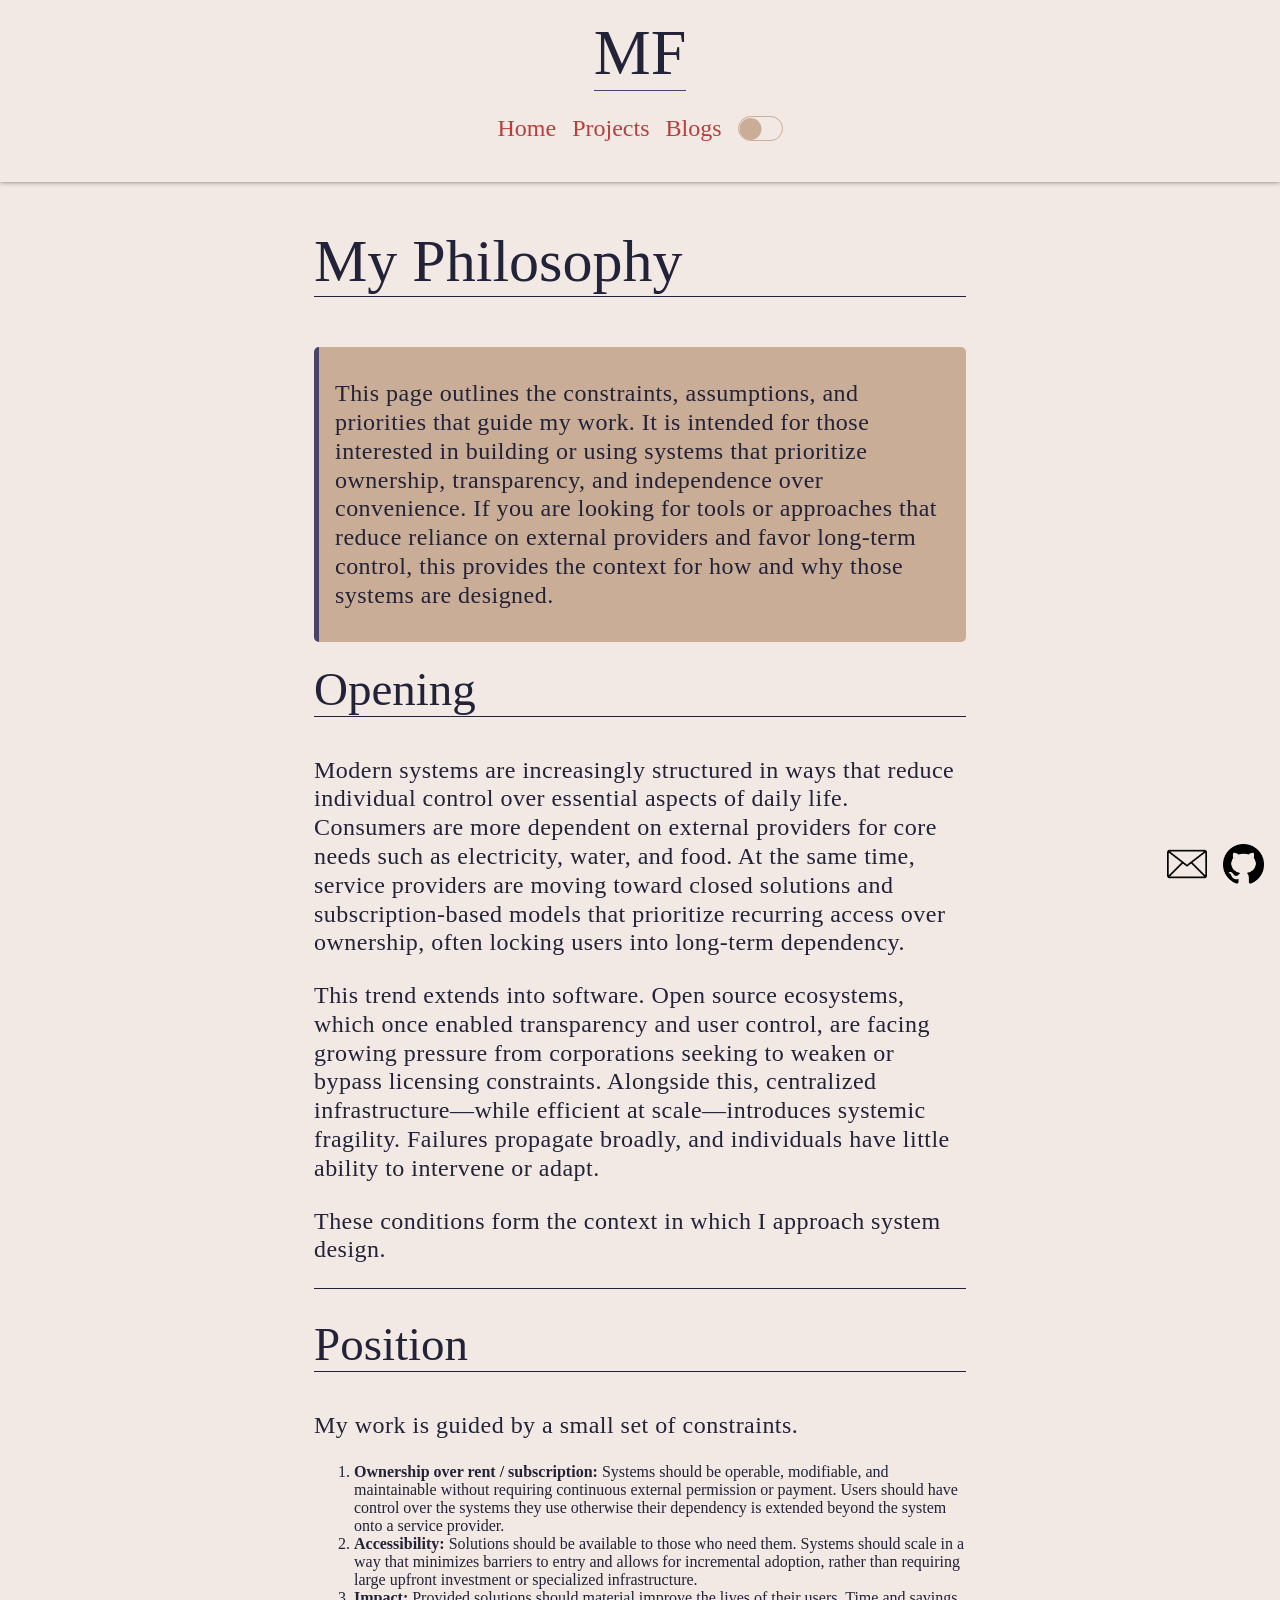
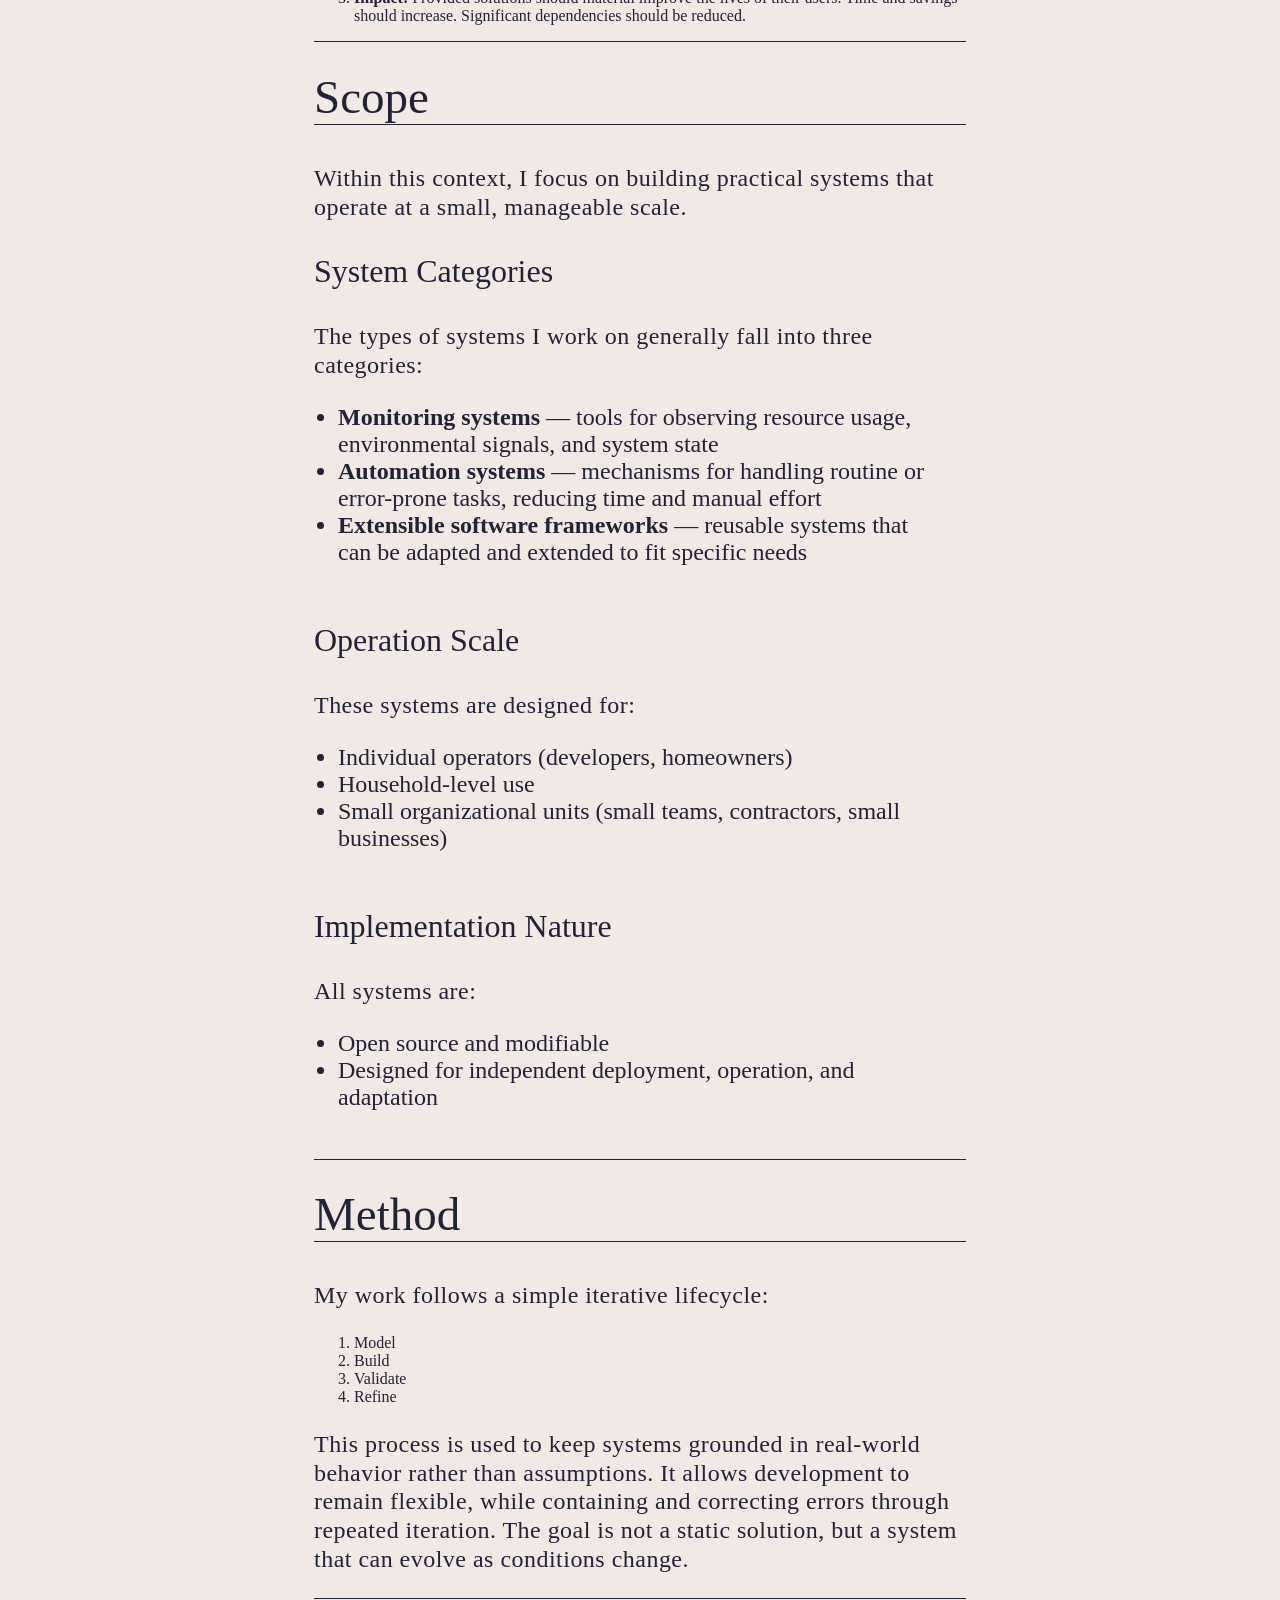
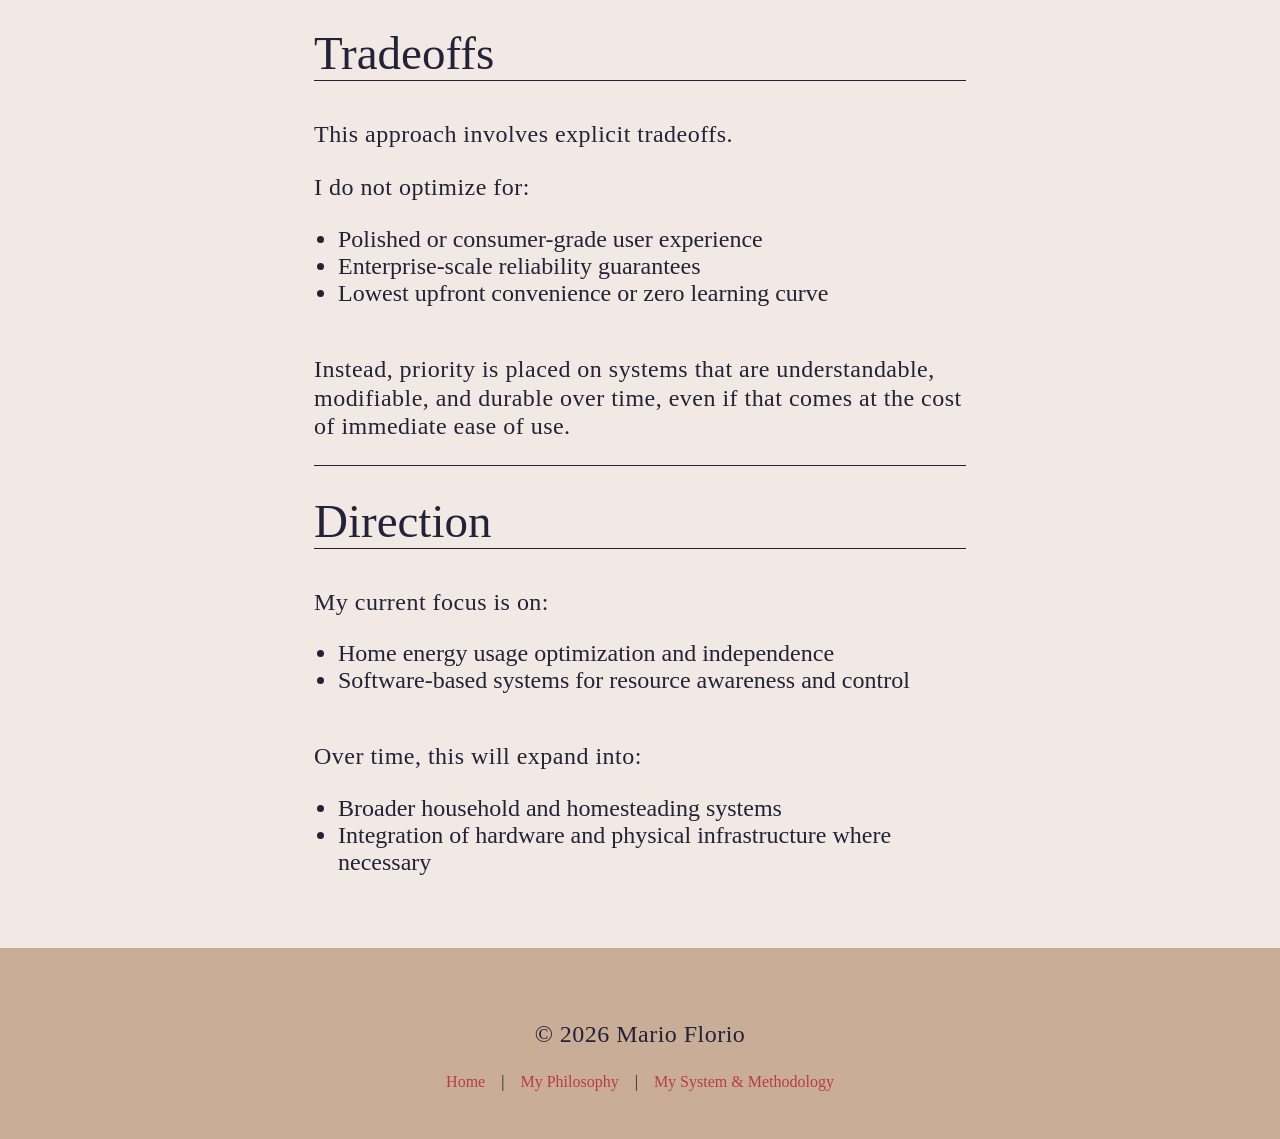
<file: pages/blogs/my-philosophy.html>
<!DOCTYPE html>
<html lang="en">
<head>
    <meta charset="UTF-8">
    <meta name="viewport" content="width=device-width, initial-scale=1.0">
    <link rel="stylesheet" href="../../stylesheets/styles.css">
    <link rel="stylesheet" href="../../stylesheets/topbar.css">
    <link rel="stylesheet" href="../../stylesheets/toggle-switch.css">
    <link rel="stylesheet" href="../../stylesheets/blog.css">
    <script type="module" src="../../scripts/local-storage.js"></script>
    <script type="module" src="../../scripts/theme-handler.js"></script>
    <script type="module" src="../../scripts/dark-mode-switch.js"></script>
    <script src="../../scripts/auto-hiding-topbar.js" defer></script>
    <title>Mario Florio</title>
</head>
<body>
    <header class="topbar">
        <div id="logo">MF</div>
        <div class="flex-aligned-wrapper">
            <nav>
                <ul>
                    <li><a href="/">Home</a></li>
                    <li><a href="/pages/projects/">Projects</a></li>
                    <li><a href="/pages/blogs/">Blogs</a></li>
                </ul>
            </nav>
            <div class="toggle-switch">
                <label class="switch-label" id="dark-mode" name="dark-mode">
                    <input type="checkbox" class="checkbox" id="dark-mode" name="dark-mode">
                    <span class="slider" data-on="false"></span>
                </label>
            </div>
        </div>
    </header>
    <main class="blog">
        <header>
            <section class="section-wrapper zero-bottom-padding">
                <h1 class="underline">My Philosophy</h1>
            </section>
        </header>
        <section class="section-wrapper zero-top-padding zero-top-padding">
            <div class="blockquote">
                <p>This page outlines the constraints, assumptions, and priorities that guide my work. It is intended for those interested in building or using systems that prioritize ownership, transparency, and independence over convenience. If you are looking for tools or approaches that reduce reliance on external providers and favor long-term control, this provides the context for how and why those systems are designed.</p>
            </div>
            <h2 class="underline">Opening</h2>
            <p>Modern systems are increasingly structured in ways that reduce individual control over essential aspects of daily life. Consumers are more dependent on external providers for core needs such as electricity, water, and food. At the same time, service providers are moving toward closed solutions and subscription-based models that prioritize recurring access over ownership, often locking users into long-term dependency.</p>
            <p>This trend extends into software. Open source ecosystems, which once enabled transparency and user control, are facing growing pressure from corporations seeking to weaken or bypass licensing constraints. Alongside this, centralized infrastructure—while efficient at scale—introduces systemic fragility. Failures propagate broadly, and individuals have little ability to intervene or adapt.</p>
            <p>These conditions form the context in which I approach system design.</p>
            <hr>
            <h2 class="underline">Position</h2>
            <p>My work is guided by a small set of constraints.</p>
            <ol>
                <li><strong>Ownership over rent / subscription:</strong> Systems should be operable, modifiable, and maintainable without requiring continuous external permission or payment. Users should have control over the systems they use otherwise their dependency is extended beyond the system onto a service provider.</li>
                <li><strong>Accessibility: </strong>Solutions should be available to those who need them. Systems should scale in a way that minimizes barriers to entry and allows for incremental adoption, rather than requiring large upfront investment or specialized infrastructure.</li>
                <li><strong>Impact:</strong> Provided solutions should material improve the lives of their users. Time and savings should increase. Significant dependencies should be reduced.</li>
            </ol>
            <hr>
            <h2 class="underline">Scope</h2>
            <p>Within this context, I focus on building practical systems that operate at a small, manageable scale.</p>
            <h3>System Categories</h3>
            <p>The types of systems I work on generally fall into three categories:</p>
            <ul>
                <li><strong>Monitoring systems</strong> — tools for observing resource usage, environmental signals, and system state</li>
                <li><strong>Automation systems</strong> — mechanisms for handling routine or error-prone tasks, reducing time and manual effort</li>
                <li><strong>Extensible software frameworks</strong> — reusable systems that can be adapted and extended to fit specific needs</li>
            </ul>
            <h3>Operation Scale</h3>
            <p>These systems are designed for:</p>
            <ul>
                <li>Individual operators (developers, homeowners)</li>
                <li>Household-level use</li>
                <li>Small organizational units (small teams, contractors, small businesses)</li>
            </ul>
            <h3>Implementation Nature</h3>
            <p>All systems are:</p>
            <ul>
                <li>Open source and modifiable</li>
                <li>Designed for independent deployment, operation, and adaptation</li>
            </ul>
            <hr>
            <h2 class="underline">Method</h2>
            <p>My work follows a simple iterative lifecycle:</p>
            <ol>
                <li>Model</li>
                <li>Build</li>
                <li>Validate</li>
                <li>Refine</li>
            </ol>
            <p>This process is used to keep systems grounded in real-world behavior rather than assumptions. It allows development to remain flexible, while containing and correcting errors through repeated iteration. The goal is not a static solution, but a system that can evolve as conditions change.</p>
            <hr>
            <h2 class="underline">Tradeoffs</h2>
            <p>This approach involves explicit tradeoffs.</p>
            <p>I do not optimize for:</p>
            <ul>
                <li>Polished or consumer-grade user experience</li>
                <li>Enterprise-scale reliability guarantees</li>
                <li>Lowest upfront convenience or zero learning curve</li>
            </ul>
            <p>Instead, priority is placed on systems that are understandable, modifiable, and durable over time, even if that comes at the cost of immediate ease of use.</p>
            <hr>
            <h2 class="underline">Direction</h2>
            <p>My current focus is on:</p>
            <ul>
                <li>Home energy usage optimization and independence</li>
                <li>Software-based systems for resource awareness and control</li>
            </ul>
            <p>Over time, this will expand into:</p>
            <ul>
                <li>Broader household and homesteading systems</li>
                <li>Integration of hardware and physical infrastructure where necessary</li>
            </ul>
        </section>
    </main>
    <footer>
        <section>
            <p style="display: flex; justify-content: center;">© 2026 Mario Florio</p>
            <div class="flex-aligned-wrapper">
                <a href="../../">Home</a>
                <span>|</span>
                <a href="../blogs/my-philosophy.html">My Philosophy</a>
                <span>|</span>
                <a href="../blogs/my-system-and-methodology.html">My System & Methodology</a>
            </div>
            <div class="contacts flex-aligned-wrapper" style="margin-top: 1rem;">
                <a class="contacts-icon-wrapper" href="mailto:mario-florio@icloud.com">
                    <img src="../../images/email.png">
                </a>
                <a class="contacts-icon-wrapper" href="https://github.com/mario-florio" target="_blank" rel="noopener noreferrer">
                    <img src="../../images/github.png">
                </a>
            </div>
        </section>
    </footer>
</body>
</html>
</file>
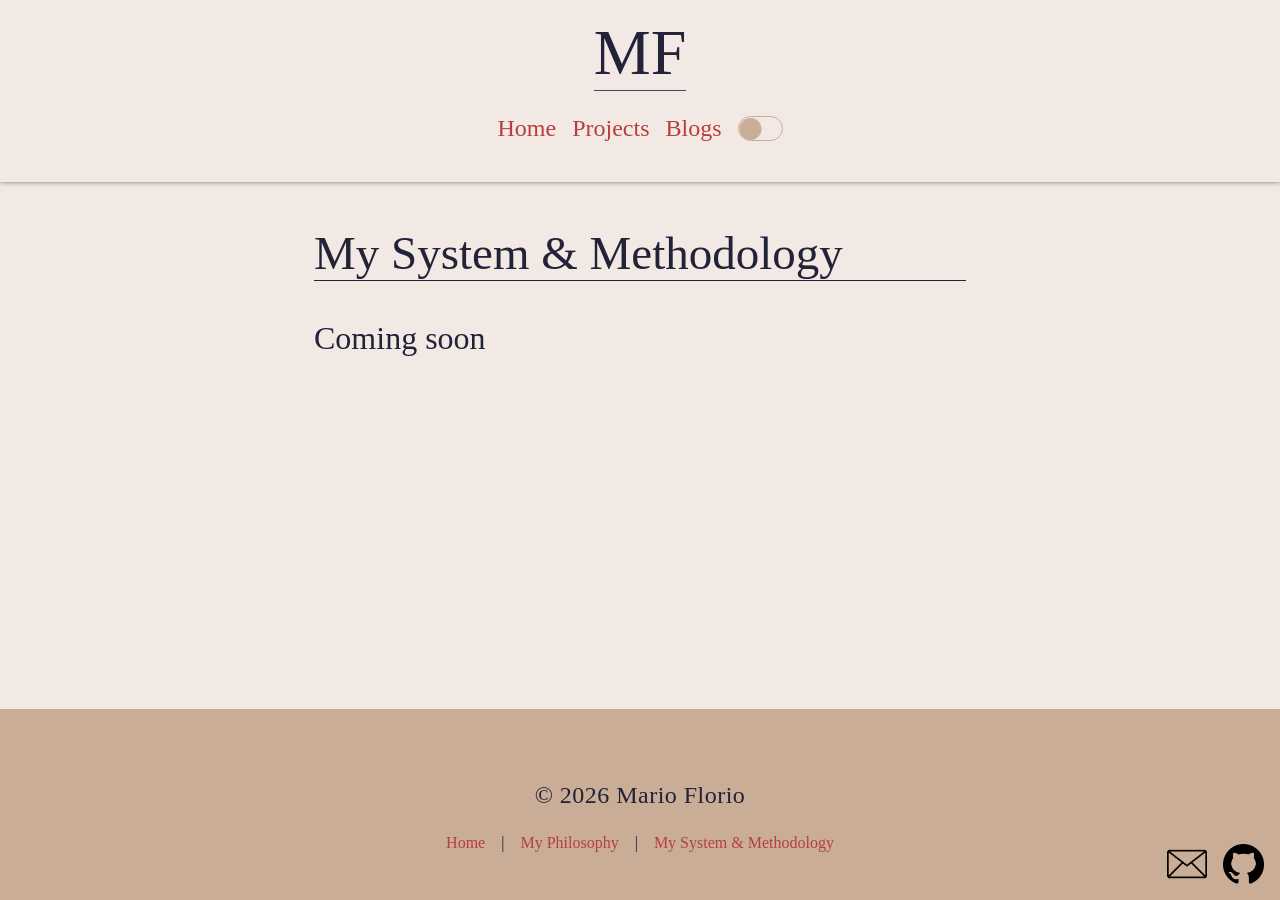
<file: pages/blogs/my-system-and-methodology.html>
<!DOCTYPE html>
<html lang="en">
<head>
    <meta charset="UTF-8">
    <meta name="viewport" content="width=device-width, initial-scale=1.0">
    <link rel="stylesheet" href="../../stylesheets/styles.css">
    <link rel="stylesheet" href="../../stylesheets/topbar.css">
    <link rel="stylesheet" href="../../stylesheets/toggle-switch.css">
    <script type="module" src="../../scripts/local-storage.js"></script>
    <script type="module" src="../../scripts/theme-handler.js"></script>
    <script type="module" src="../../scripts/dark-mode-switch.js"></script>
    <script src="../../scripts/auto-hiding-topbar.js" defer></script>
    <title>Mario Florio</title>
</head>
<body>
    <header class="topbar">
        <div id="logo">MF</div>
        <div class="flex-aligned-wrapper">
            <nav>
                <ul>
                    <li><a href="/">Home</a></li>
                    <li><a href="/pages/projects/">Projects</a></li>
                    <li><a href="/pages/blogs/">Blogs</a></li>
                </ul>
            </nav>
            <div class="toggle-switch">
                <label class="switch-label" id="dark-mode" name="dark-mode">
                    <input type="checkbox" class="checkbox" id="dark-mode" name="dark-mode">
                    <span class="slider" data-on="false"></span>
                </label>
            </div>
        </div>
    </header>
    <main>
        <header>
            <section class="section-wrapper zero-bottom-padding">
                <h2 class="underline">My System & Methodology</h2>
            </section>
        </header>
        <section class="section-wrapper zero-top-padding">
            <h3>Coming soon</h3>
        </section>
    </main>
    <footer>
        <section>
            <p style="display: flex; justify-content: center;">© 2026 Mario Florio</p>
            <div class="flex-aligned-wrapper">
                <a href="../../">Home</a>
                <span>|</span>
                <a href="../blogs/my-philosophy.html">My Philosophy</a>
                <span>|</span>
                <a href="../blogs/my-system-and-methodology.html">My System & Methodology</a>
            </div>
            <div class="contacts flex-aligned-wrapper" style="margin-top: 1rem;">
                <a class="contacts-icon-wrapper" href="mailto:mario-florio@icloud.com">
                    <img src="../../images/email.png">
                </a>
                <a class="contacts-icon-wrapper" href="https://github.com/mario-florio" target="_blank" rel="noopener noreferrer">
                    <img src="../../images/github.png">
                </a>
            </div>
        </section>
    </footer>
</body>
</html>
</file>
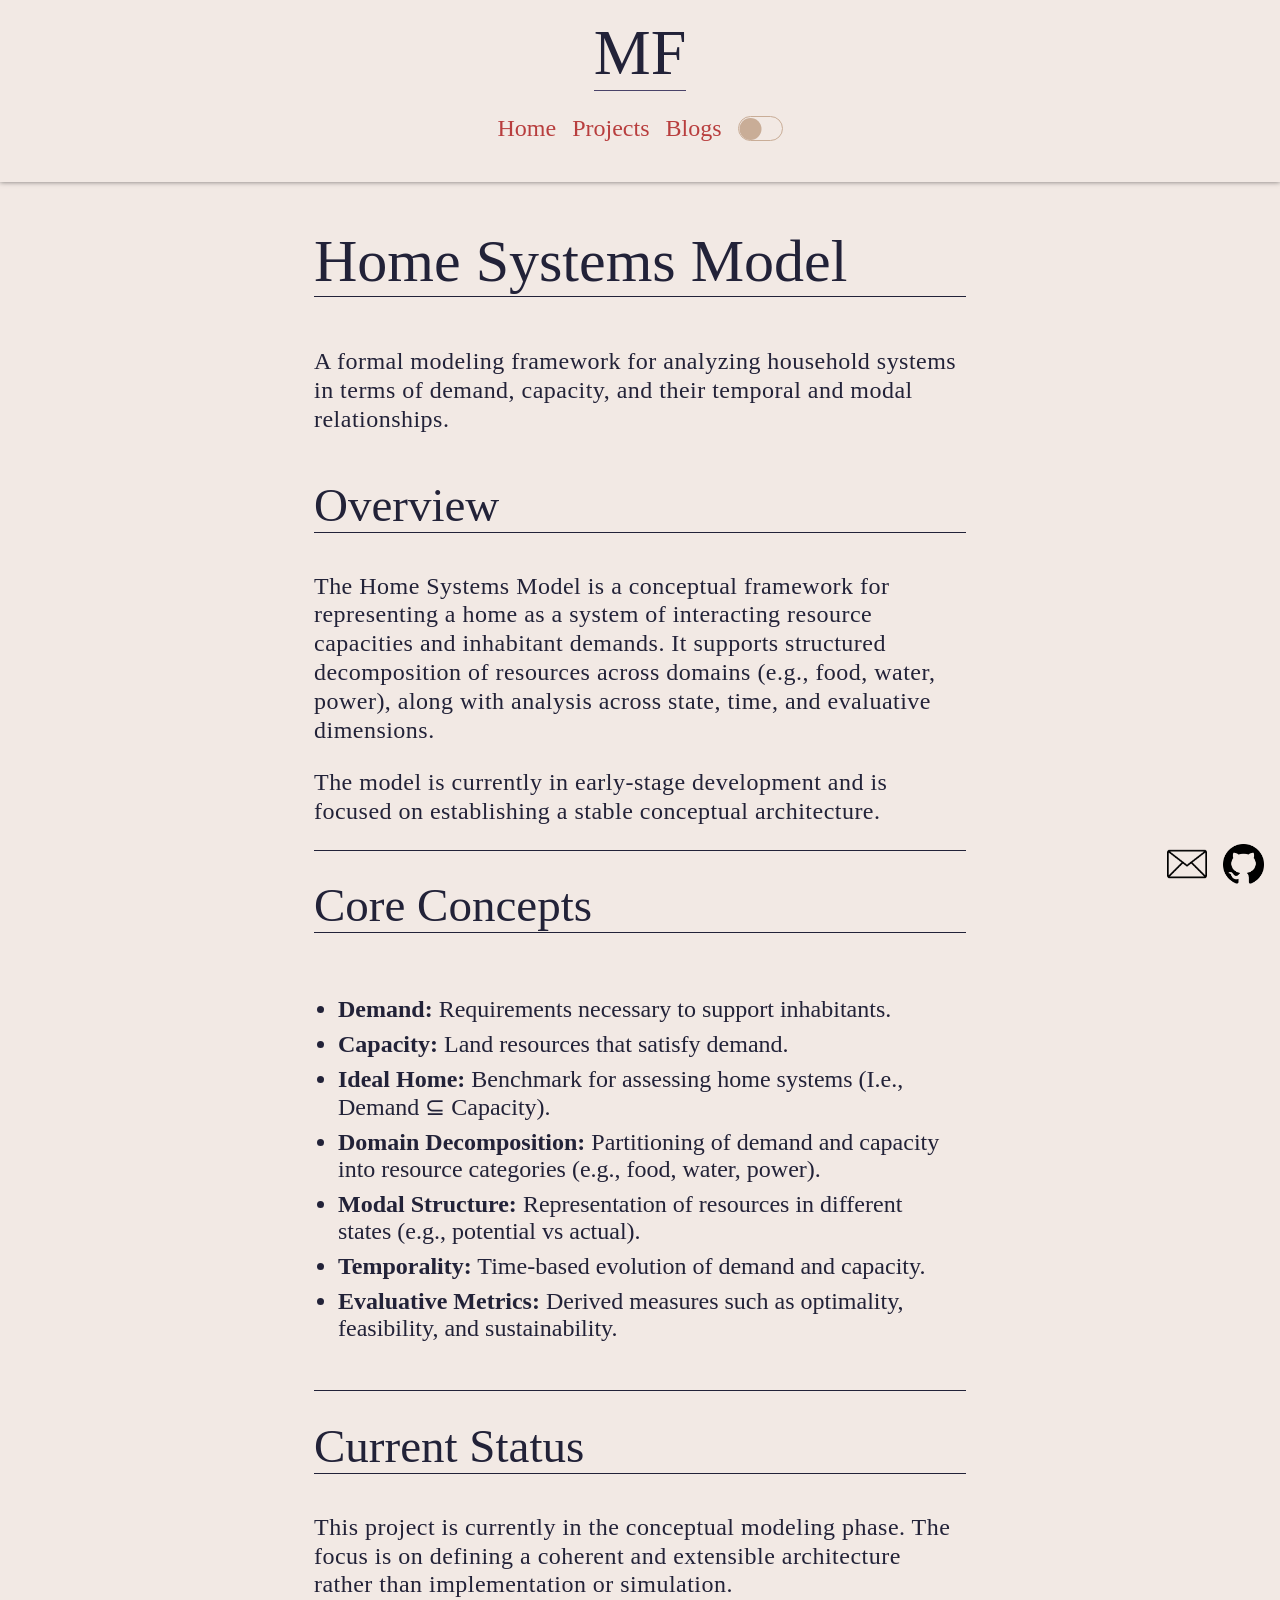
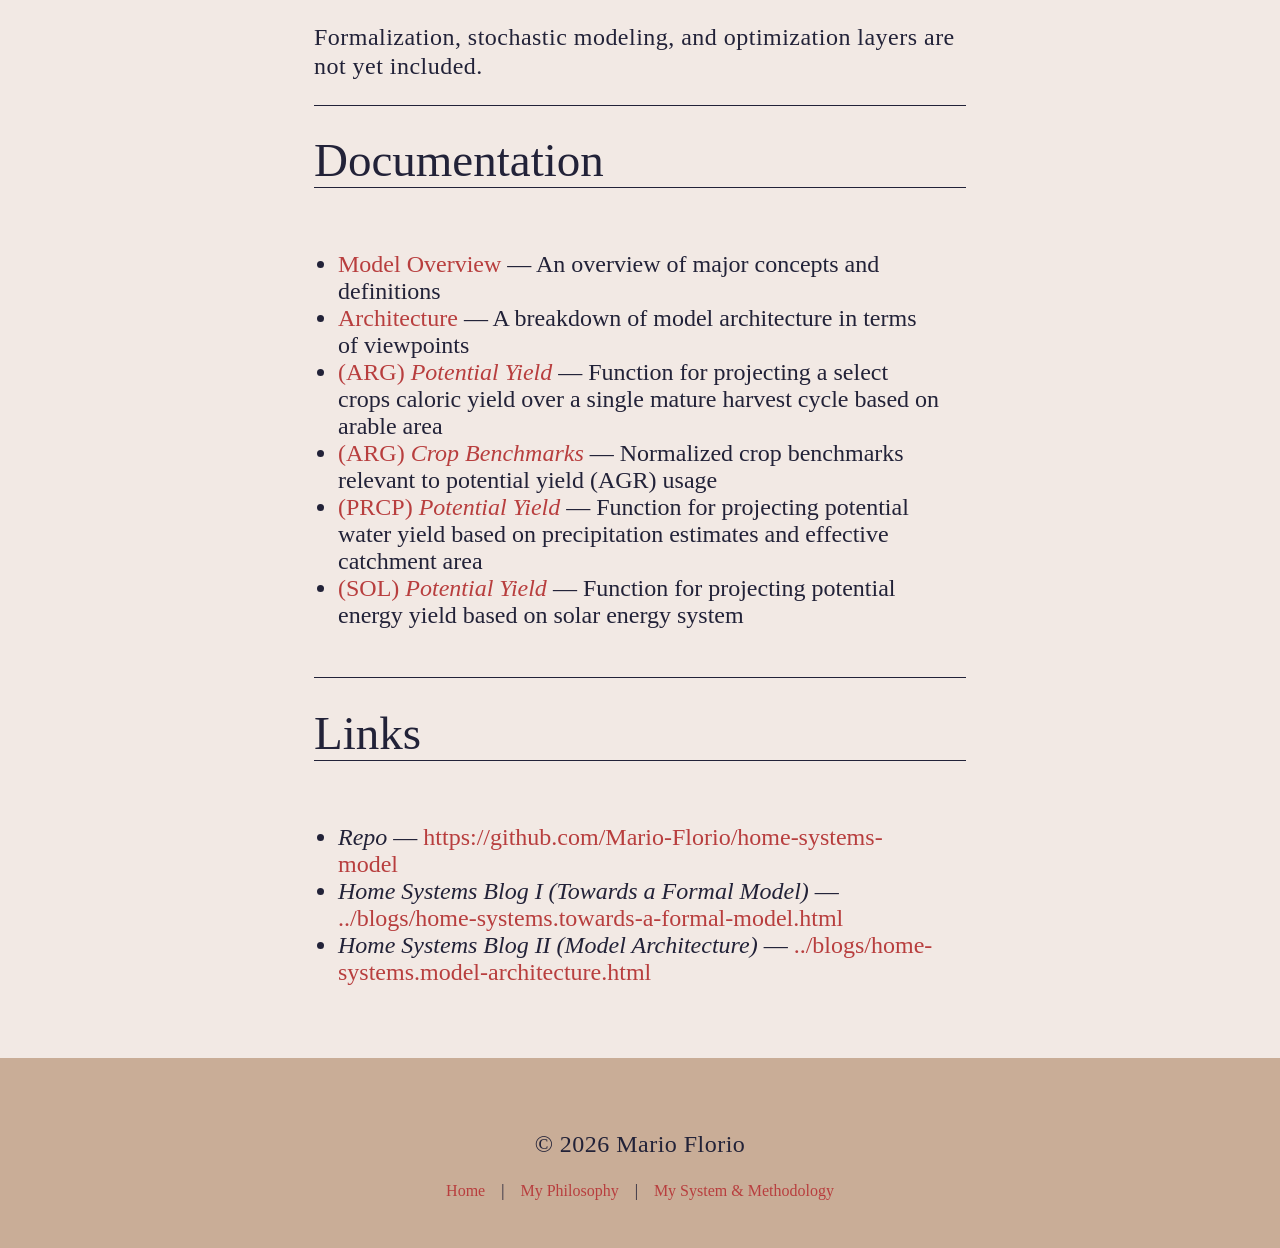
<file: pages/projects/home-systems-model.html>
<!DOCTYPE html>
<html lang="en">
<head>
    <meta charset="UTF-8">
    <meta name="viewport" content="width=device-width, initial-scale=1.0">
    <link rel="stylesheet" href="../../stylesheets/styles.css">
    <link rel="stylesheet" href="../../stylesheets/topbar.css">
    <link rel="stylesheet" href="../../stylesheets/toggle-switch.css">
    <link rel="stylesheet" href="../../stylesheets/blog.css">
    <script type="module" src="../../scripts/local-storage.js"></script>
    <script type="module" src="../../scripts/theme-handler.js"></script>
    <script type="module" src="../../scripts/dark-mode-switch.js"></script>
    <script src="../../scripts/auto-hiding-topbar.js" defer></script>
    <title>Mario Florio</title>
</head>
<body>
    <header class="topbar">
        <div id="logo">MF</div>
        <div class="flex-aligned-wrapper">
            <nav>
                <ul>
                    <li><a href="/">Home</a></li>
                    <li><a href="/pages/projects/">Projects</a></li>
                    <li><a href="/pages/blogs/">Blogs</a></li>
                </ul>
            </nav>
            <div class="toggle-switch">
                <label class="switch-label" id="dark-mode" name="dark-mode">
                    <input type="checkbox" class="checkbox" id="dark-mode" name="dark-mode">
                    <span class="slider" data-on="false"></span>
                </label>
            </div>
        </div>
    </header>
    <main class="blog">
        <header>
            <section class="section-wrapper">
                <h1 class="underline">Home Systems Model</h1>
                <p>A formal modeling framework for analyzing household systems in terms of demand, capacity, and their temporal and modal relationships.</p>
                <h2 class="underline">Overview</h2>
                <p>The Home Systems Model is a conceptual framework for representing a home as a system of interacting resource capacities and inhabitant demands. It supports structured decomposition of resources across domains (e.g., food, water, power), along with analysis across state, time, and evaluative dimensions.</p>
                <p>The model is currently in early-stage development and is focused on establishing a stable conceptual architecture.</p>
                <hr>

                <h2 class="underline">Core Concepts</h2>
                <ul style="display: flex; flex-direction: column; gap: 0.5rem;">
                    <li><strong>Demand:</strong> Requirements necessary to support inhabitants.</li>
                    <li><strong>Capacity:</strong> Land resources that satisfy demand.</li>
                    <li><strong>Ideal Home:</strong> Benchmark for assessing home systems (I.e., Demand ⊆ Capacity).</li>
                    <li><strong>Domain Decomposition:</strong> Partitioning of demand and capacity into resource categories (e.g., food, water, power).</li>
                    <li><strong>Modal Structure:</strong> Representation of resources in different states (e.g., potential vs actual).</li>
                    <li><strong>Temporality:</strong> Time-based evolution of demand and capacity.</li>
                    <li><strong>Evaluative Metrics:</strong> Derived measures such as optimality, feasibility, and sustainability.</li>
                </ul>
                <hr>

                <h2 class="underline">Current Status</h2>
                <p>This project is currently in the conceptual modeling phase. The focus is on defining a coherent and extensible architecture rather than implementation or simulation.</p>
                <p>Formalization, stochastic modeling, and optimization layers are not yet included.</p>
                <hr>

                <h2 class="underline">Documentation</h2>
                <ul>
                    <li><strong><a href="https://github.com/Mario-Florio/home-systems-model/blob/main/docs/model-overview.md" target="_blank" rel="noopener noreferrer">Model Overview</a></strong> — An overview of major concepts and definitions</li>
                    <li><strong><a href="https://github.com/Mario-Florio/home-systems-model/blob/main/docs/architecture.md" target="_blank" rel="noopener noreferrer">Architecture</a></strong> — A breakdown of model architecture in terms of viewpoints</li>
                    <li><strong><a href="https://github.com/Mario-Florio/home-systems-model/blob/main/docs/functions/agriculture/potential_yield.md" target="_blank" rel="noopener noreferrer">(ARG) <em>Potential Yield</em></a></strong> — Function for projecting a select crops caloric yield over a single mature harvest cycle based on arable area</li>
                    <li><strong><a href="https://github.com/Mario-Florio/home-systems-model/blob/main/docs/data/agriculture/crop-benchmarks.md" target="_blank" rel="noopener noreferrer">(ARG) <em>Crop Benchmarks</em></a></strong> — Normalized crop benchmarks relevant to potential yield (AGR) usage</li>
                    <li><strong><a href="https://github.com/Mario-Florio/home-systems-model/blob/main/docs/functions/precipitation/potential-yield.md" target="_blank" rel="noopener noreferrer">(PRCP) <em>Potential Yield</em></a></strong> — Function for projecting potential water yield based on precipitation estimates and effective catchment area</li>
                    <li><strong><a href="https://github.com/Mario-Florio/home-systems-model/blob/main/docs/functions/solar/potential-yield.md" target="_blank" rel="noopener noreferrer">(SOL) <em>Potential Yield</em></a></strong> — Function for projecting potential energy yield based on solar energy system</li>
                </ul>

                <hr>

                <h2 class="underline">Links</h2>
                <ul>
                    <li><em>Repo</em> — <a href="https://github.com/Mario-Florio/home-systems-model" target="_blank" rel="noopener noreferrer">https://github.com/Mario-Florio/home-systems-model</a></li>
                    <li><em>Home Systems Blog I (Towards a Formal Model)</em> — <a href="../blogs/home-systems.towards-a-formal-model.html">../blogs/home-systems.towards-a-formal-model.html</a></li>
                    <li><em>Home Systems Blog II (Model Architecture)</em> — <a href="../blogs/home-systems.model-architecture.html">../blogs/home-systems.model-architecture.html</a></li>
                </ul>

            </section>
        </header>
    </main>
    <footer>
        <section>
            <p style="display: flex; justify-content: center;">© 2026 Mario Florio</p>
            <div class="flex-aligned-wrapper">
                <a href="../../">Home</a>
                <span>|</span>
                <a href="../blogs/my-philosophy.html">My Philosophy</a>
                <span>|</span>
                <a href="../blogs/my-system-and-methodology.html">My System & Methodology</a>
            </div>
            <div class="contacts flex-aligned-wrapper" style="margin-top: 1rem;">
                <a class="contacts-icon-wrapper" href="mailto:mario-florio@icloud.com">
                    <img src="../../images/email.png">
                </a>
                <a class="contacts-icon-wrapper" href="https://github.com/mario-florio" target="_blank" rel="noopener noreferrer">
                    <img src="../../images/github.png">
                </a>
            </div>
        </section>
    </footer>
</body>
</html>
</file>
<file: stylesheets/styles.css>
:root {

    --theme: default;

    /* Default */
    --primary-default-bg-color: #F2E9E4;
    --secondary-default-bg-color: #C9AD97;
    --primary-default-fg-color: #222238;
    --secondary-default-fg-color: #4A4369;
    --default-target-color: #B83E3E;

    /* Dark */
    --primary-dark-bg-color: #222831;
    --secondary-dark-bg-color: #393E46;
    --primary-dark-fg-color: #c4c4c4;
    --secondary-dark-fg-color: #8C8C8C;
    --dark-target-color: #B83E3E;

    --primary-bg-color: var(--primary-default-bg-color);
    --secondary-bg-color: var(--secondary-default-bg-color);
    --primary-fg-color: var(--primary-default-fg-color);
    --secondary-fg-color: var(--secondary-default-fg-color);
    --target-color: var(--default-target-color);
}

* {
    box-sizing: border-box;

    font-family: 'Times New Roman', Times, serif;
    font-weight: 400;
}

/* Tags */
html, body {
    margin: 0;
    padding: 0;
}

body {
    display: flex;
    flex-direction: column;

    color: var(--primary-fg-color);
    background-color: var(--primary-bg-color);
    margin: 0px;
    padding: 0px;
    min-height: 100vh;
    min-height: 100dvh;
}

body>main {
    flex: 1;
}

body>footer {
    background-color: var(--secondary-bg-color);
    margin-top: auto;
    padding: 3rem;
}

ul {
    padding: 0;
}

li {
    list-style: none;
}

h1 {
    margin-top: 0;
    padding-top: 21.44px;
}

h2 {
    font-size: 30px;

    margin-top: 0;
    padding-top: 19.92px;
}

p {
    line-height: 120%;
    letter-spacing: 0.02em;
}

a {
    color: var(--target-color);
    text-decoration: none;
}

img {
    max-width: 100%;
    height: auto;
    display: block;
}

strong {
    font-weight: 600;
}

hr {
    border: none;
    height: 0.5px;
    background-color: var(--primary-fg-color);
}

/* Components */
.underline {
    border-bottom: 1px solid var(--primary-fg-color);
}

.flex-aligned-wrapper {
    display: flex;
    justify-content: center;
    align-items: center;
    flex-wrap: wrap;
    gap: 1rem;
}

.section-wrapper {
    max-width: 700px;
    margin-left: auto;
    margin-right: auto;
    padding: 1.5rem;
}

.span-wrapper {
    display: flex;
    justify-content: flex-end;

    font-size: 12px;
}

.span-wrapper>span>a {
    font-style: italic;
}

.contacts-icon-wrapper {
    display: block;

    height: 40px;
    width: auto;
    max-width: 100%;

    overflow: hidden;
}

.contacts-icon-wrapper>img {
    height: 100%;
}

.zero-top-padding {
    padding-top: 0;
}

.zero-bottom-padding {
    padding-bottom: 0;
}

/* Sections */

/* Hero */
.hero {
    position: relative;

    background-image: url("../images/hero-pic.althaf-raja.jpg");
    background-repeat: no-repeat;
    background-position: 57% 50%;
    background-size: cover;

    height: 90vh;
    height: 90dvh;

    overflow: hidden;
}

.hero>.mask {
    display: flex;
    flex-direction: column;
    justify-content: center;
    align-items: center;

    text-align: center;

    background-color: rgb(from var(--primary-bg-color) r g b / 0.7);
    height: 100%;

    padding: 1rem;
}

.hero>.mask>h1 {
    font-size: 45px;

    margin: 0;
    padding: 0;
}

.hero>.mask>h2 {
    font-size: 30px;
    color: var(--secondary-fg-color);

    margin: 0;
    padding: 0;
}

.hero>.mask>p {
    font-size: 16px;

    margin: 8px;
    width: 264px;
}

.hero>.mask>#photo-credit {
    position: absolute;
    bottom: 1rem;
    right: 1rem;
}

/* About */
.about {
    background-color: var(--secondary-bg-color);
}

/* Projects */
.projects {
    background-color: var(--primary-bg-color);
}

.description-card>p {
    color: var(--secondary-fg-color)
}

/* Methodology */
.methodology {
    background-color: var(--secondary-bg-color);
}

/* Contact */
.contact {
    background-color: var(--primary-bg-color);
}

@media (min-width: 800px) {
    .hero>.mask>h1 {
        font-size: 72px;
    }

    .hero>.mask>h2 {
        font-size: 54px;
    }

    .hero>.mask>p {
        font-size: 32px;
        width: 500px;
    }

    h1 {
        font-size: 60px;
    }

    h2 {
        font-size: 47px;
    }

    h3 {
        font-size: 32px;
    }

    h4 {
        font-size: 28px;
    }

    p {
        font-size: 24px;
    }

    ul {
        font-size: 24px;
    }

    .span-wrapper {
        font-size: 16px;
    }

}

@media (min-width: 900px) {

    .contacts {
        position: fixed;
        bottom: 1rem;
        right: 1rem;
    }

}
</file>
<file: stylesheets/topbar.css>
.topbar {

    --topbar-height: 89px; 

    position: sticky;
    top: 0px;

    display: flex;
    justify-content: space-between;
    align-items: center;

    background-color: var(--primary-bg-color);
    padding: 1rem;

    box-shadow: rgba(0, 0, 0, 0.5) 0 0 5px;
    transition: all 0.2s ease;
    isolation: isolate;
    z-index: 1;
}

.topbar.hide {
    top: calc(0px - var(--topbar-height));
    transition: all 0.2s ease;
}

.topbar>#logo {
    font-size: 45px;
}

.topbar nav>ul {
    display: flex;
    justify-content: center;
    align-items: center;
    gap: 1rem;
}

@media (min-width: 800px) {
    
    .topbar {

        --topbar-height: 182px;

        flex-direction: column;
    }

    .topbar>#logo {
        font-size: 64px;
        border-bottom: 1px solid var(--secondary-fg-color);
    }

}
</file>
<file: stylesheets/toggle-switch.css>
.toggle-switch {
    position: relative;

    display: flex;
    align-items: center;

    height: 25px;
    width: 45px;

    border: 1px solid var(--secondary-bg-color);
    border-radius: 25px;

    overflow: hidden;
}

.toggle-switch .switch-label {
    display: flex;
    justify-content: center;
    align-items: center;

    height: 100%;
    width: 100%;

    overflow: hidden;
}

.toggle-switch .checkbox {
    position: absolute;
    opacity: 0;
    pointer-events: none;
}

.toggle-switch .slider {
    position: absolute;
    top: 50%;

    background-color: var(--secondary-bg-color);
    height: 22px;
    width: 22px;

    border-radius: 25px;

    transform: translate(0.5px, -50%);
    cursor: pointer;
}

.toggle-switch .slider[data-on="false"] {
    left: 0;
    
    transform: translate(0.5px, -50%);
    transition: transform 0.2s ease;
}

.toggle-switch .slider[data-on="true"] {
    transform: translate(10px, -50%);
    transition: transform 0.2s ease;
}
</file>
<file: stylesheets/blog.css>
.blog ul {
    padding: inherit;
}

.blog li {
    list-style: inherit;
}

.blog .blockquote {
    margin-top: 0.5rem;
    padding: 0.5rem 1rem;
    background-color: var(--secondary-bg-color);
    border-left: 5px solid var(--secondary-fg-color);
    border-radius: 5px;
}

.blog img {
    height: auto;
    width: 100%;
}

.blog .indent {
    margin-left: 2rem;
}

.blog table {
    width: 100%;
}

.blog table tr:nth-child(odd) td:nth-child(odd),
.blog table tr:nth-child(odd) th:nth-child(odd),
.blog table tr:nth-child(even) td:nth-child(even),
.blog table tr:nth-child(even) th:nth-child(even) {
    background-color: var(--secondary-bg-color);
}

.blog table, .blog th, .blog td {
    text-align: left;

    margin-top: 1rem;
    padding: 0.5rem;

    border: 1px solid var(--secondary-fg-color);
    border-collapse: collapse;
}

.blog th {
    font-weight: 600;
}

@media (min-width: 800px) {
    .blog .smaller-font-large-screen {
        font-size: 1.5rem;
    }
}
</file>
<file: stylesheets/notation.css>
.symbol-font {
    font-family: system-ui, -apple-system, BlinkMacSystemFont, 'Segoe UI', Roboto, Oxygen, Ubuntu, Cantarell, 'Open Sans', 'Helvetica Neue', sans-serif;
    font-weight: 100;
}

.subscript {
    position: relative;
    top: 0.3rem;
    font-size: 0.8rem;
}

.notation {
    display: block;
    font-style: italic;
    font-size: 1.3rem;
    background-color: var(--secondary-bg-color);
    padding: 1rem;
}

.summation-equation {
    display: flex;
    align-items: center;
    gap: 0.3rem;
    font-family: serif;
}

.sum-container {
    display: inline-flex;
    flex-direction: column;
    align-items: center;
    line-height: 1;
}

.fraction-container {
    display: inline-flex;
    flex-direction: column;
}

.fraction-bar {
    background-color: var(--primary-fg-color);
    margin: 0.25rem;
    height: 1px;
    width: 100%;
}

.symbol { /* Summation symbol */
    font-size: 2.2rem;
}

.upper,
.lower {
    font-size: 0.8rem;
}

.lower {
    margin-top: 0.5rem;
}

@media (min-width: 800px) {

    .subscript {
        font-size: 1rem;
    }

    .notation {
        font-size: 2rem;
    }

}
</file>
